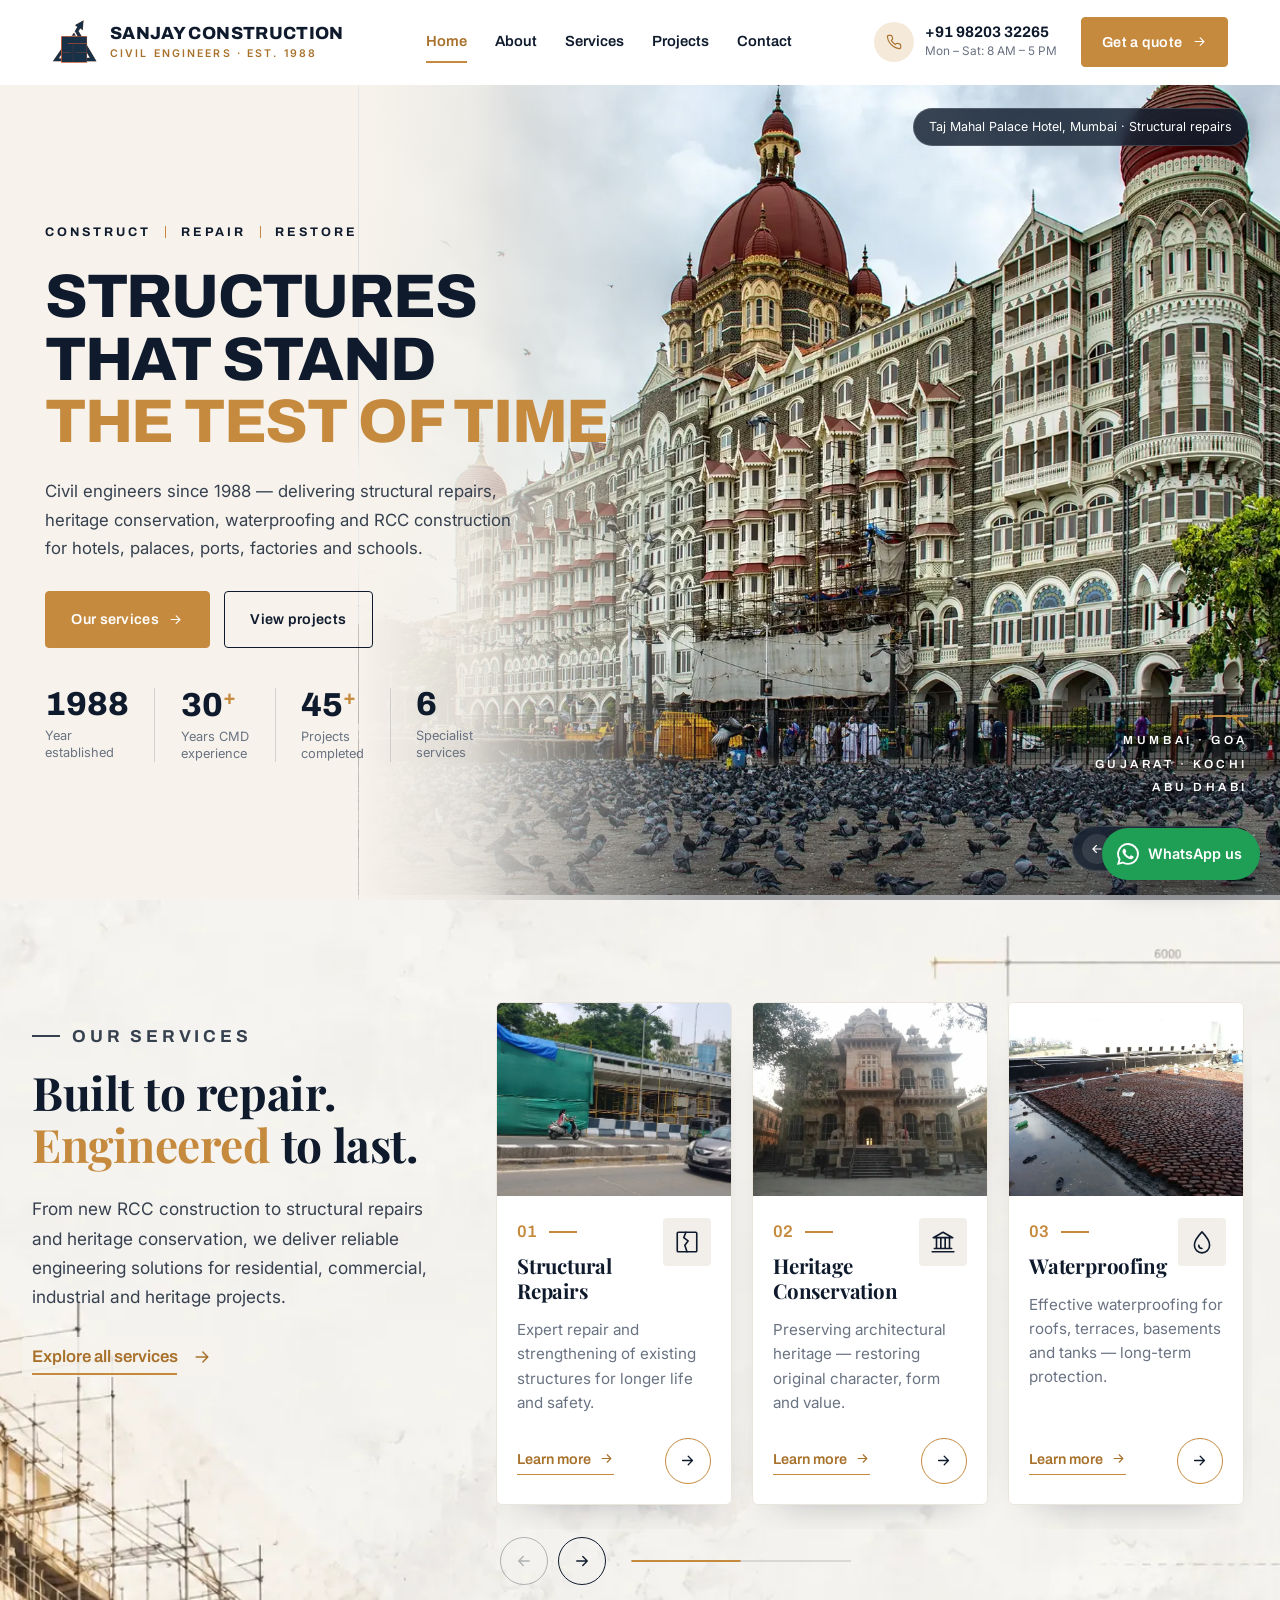
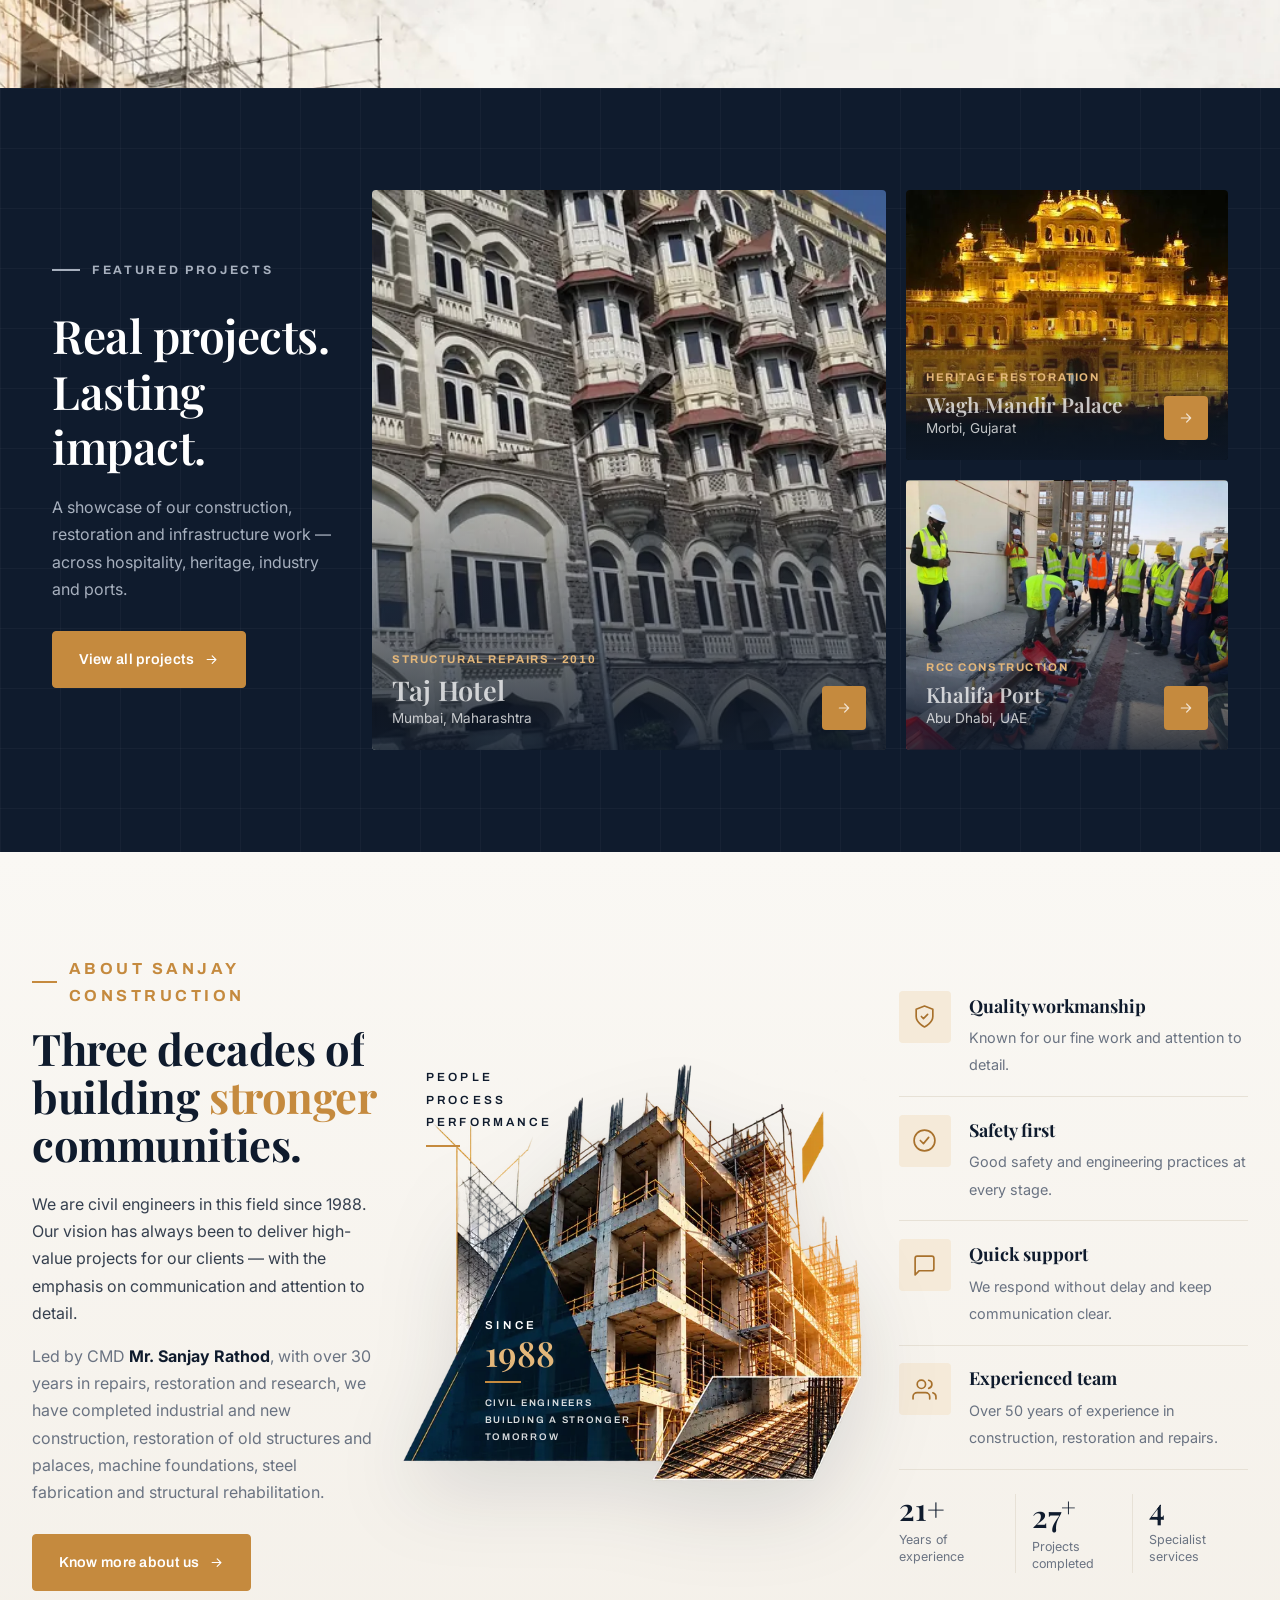
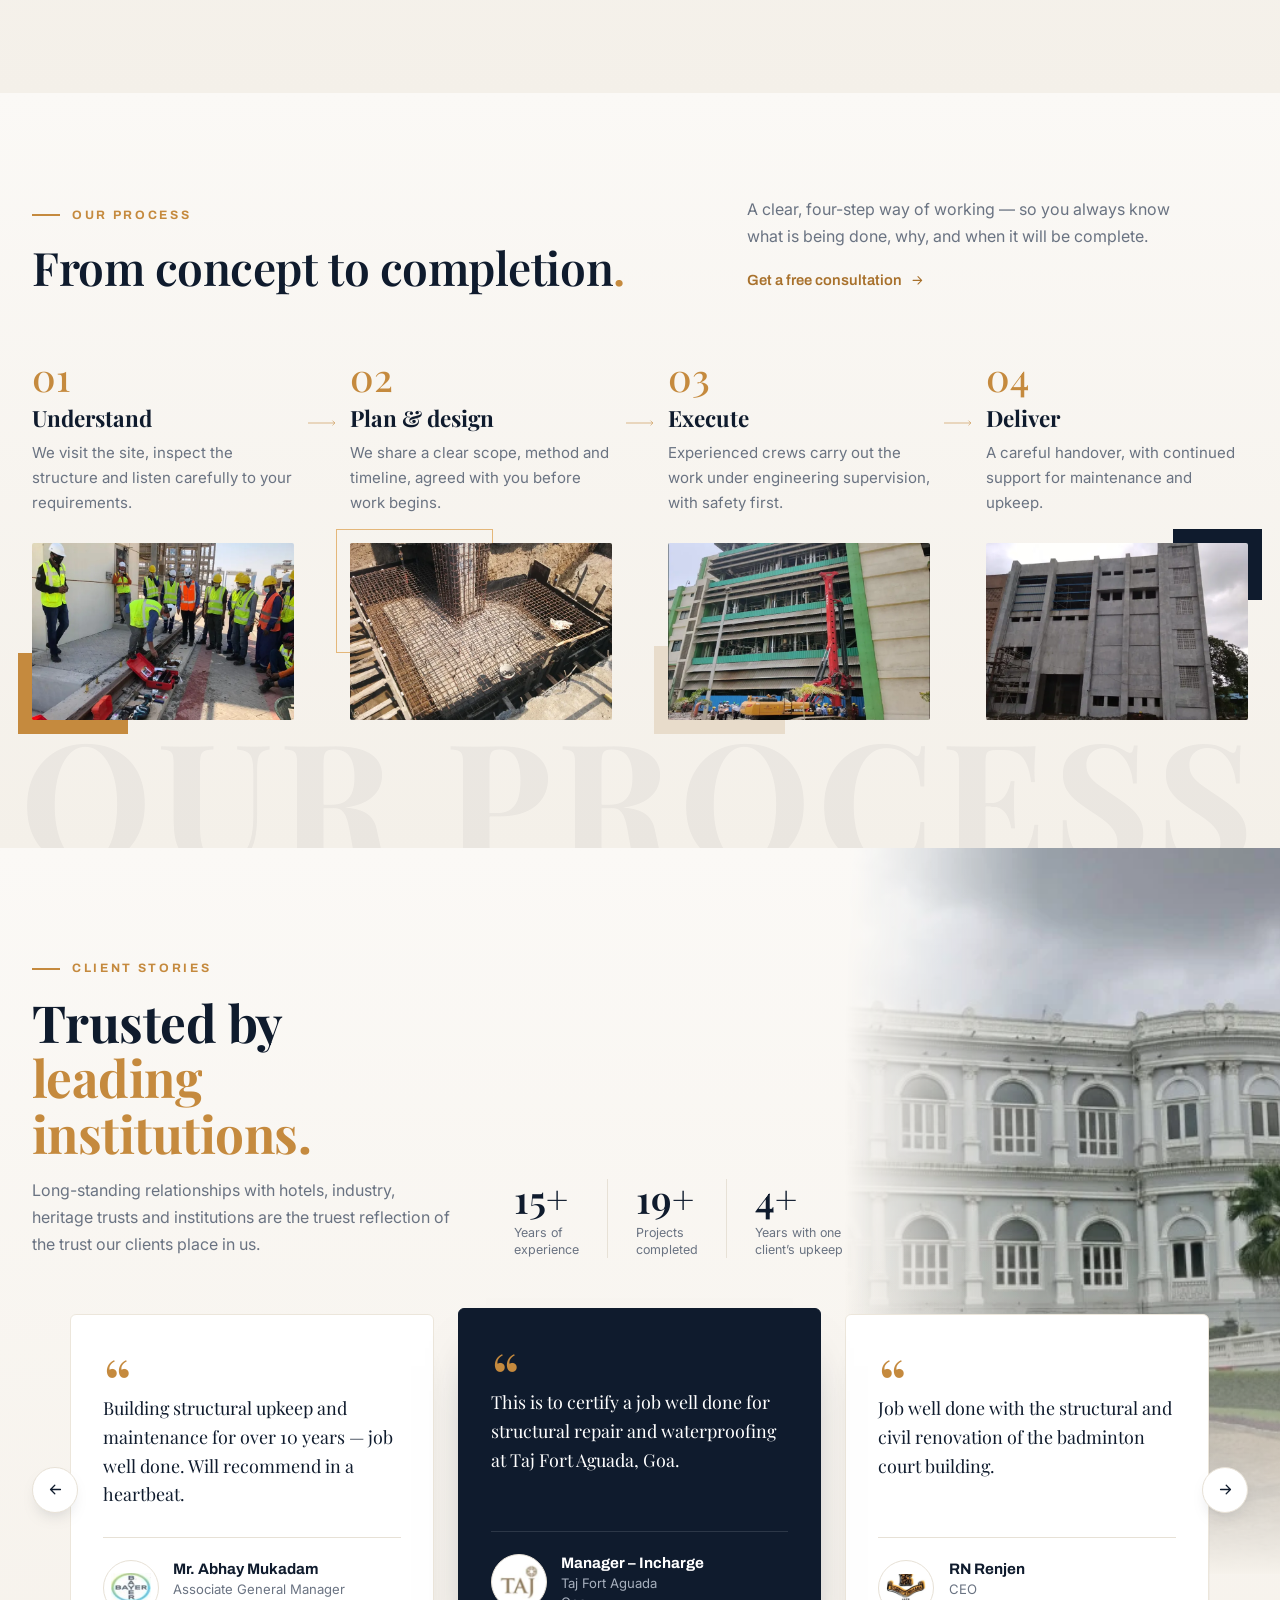
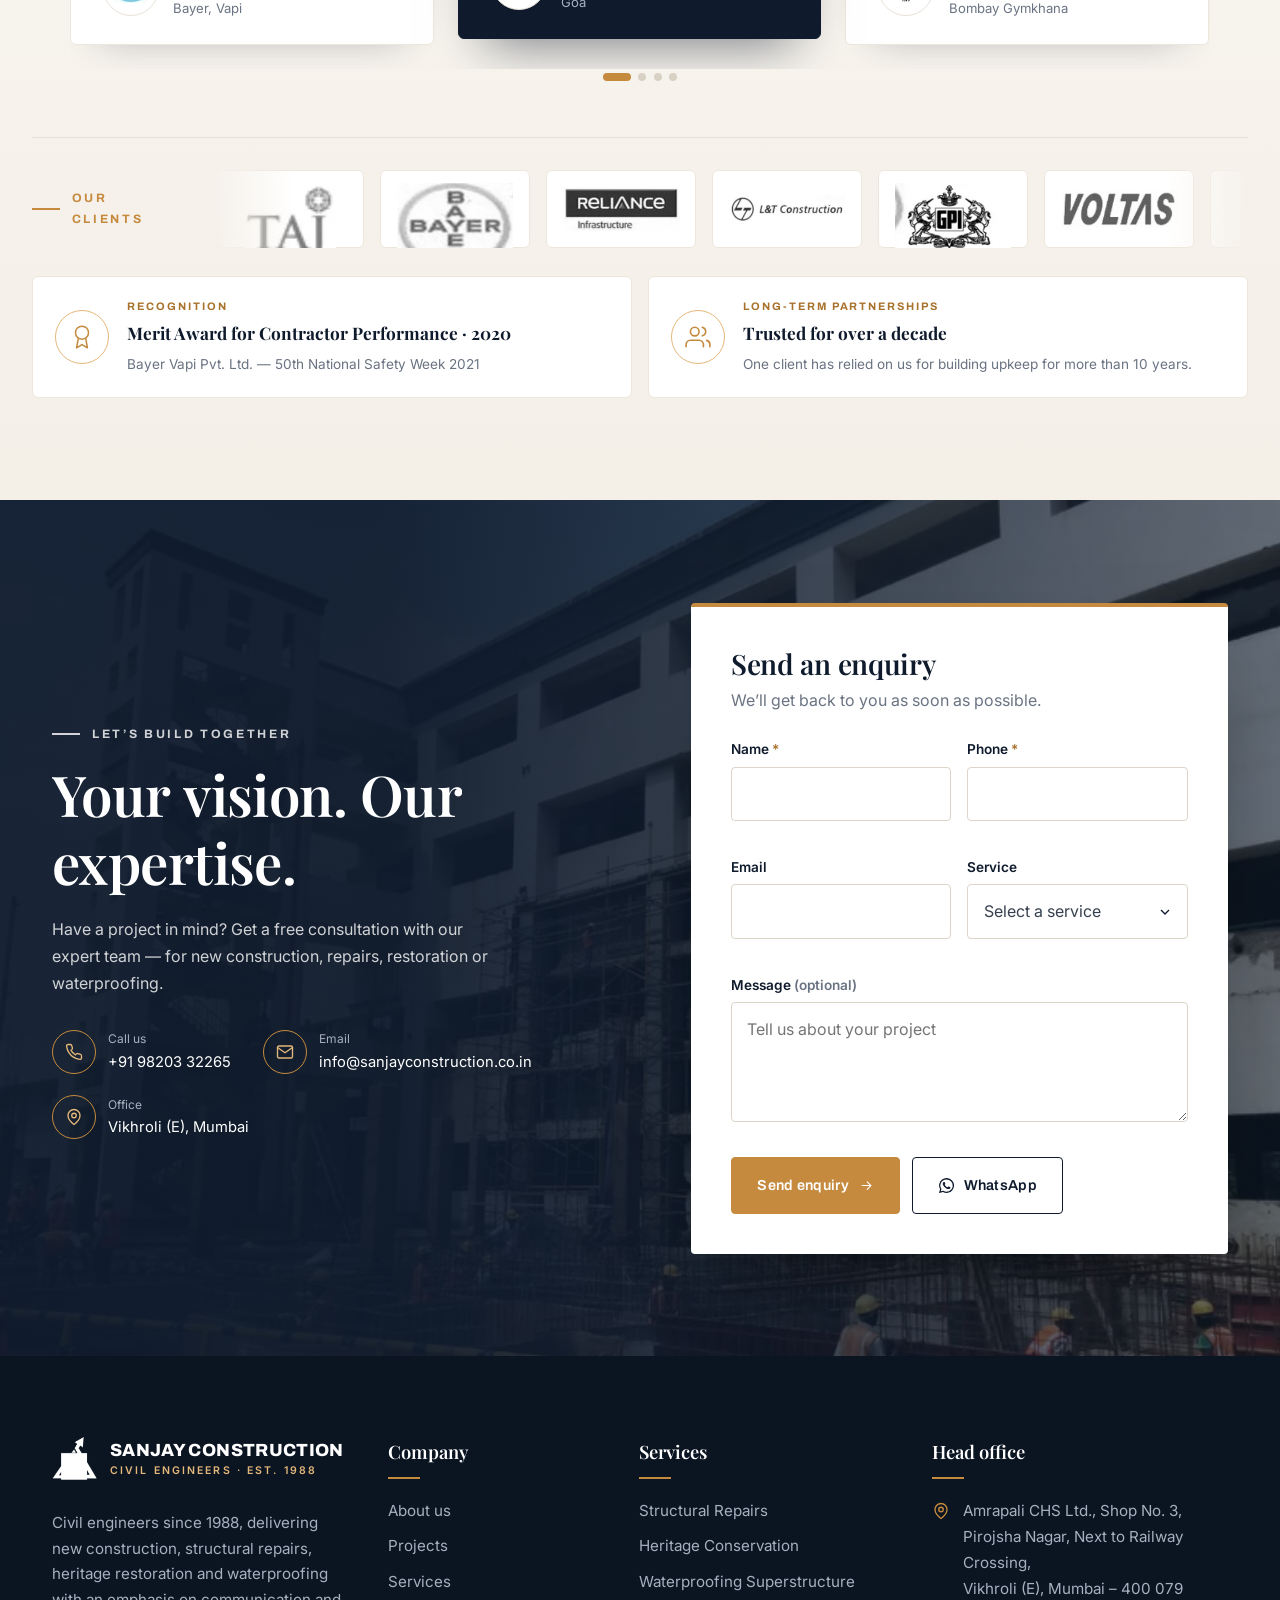
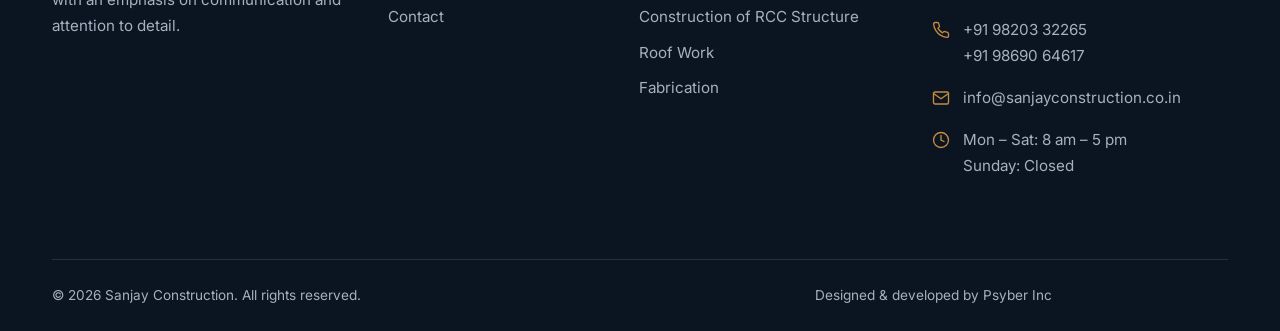
<file: index.html>
<!doctype html>
<html lang="en-IN" class="no-js">
<head>
  <meta charset="utf-8">
  <meta name="viewport" content="width=device-width, initial-scale=1">
  <title>Sanjay Construction | Civil Engineers & Building Contractors in Mumbai since 1988</title>
  <meta name="description" content="Sanjay Construction — civil engineers since 1988. Structural repairs, heritage conservation, waterproofing, RCC construction, roof work and fabrication across Mumbai, India and the UAE.">
  <link rel="canonical" href="https://sanjayconstruction.co.in/">
  <meta name="theme-color" content="#0d1726">
  <meta property="og:type" content="website">
  <meta property="og:site_name" content="Sanjay Construction">
  <meta property="og:title" content="Sanjay Construction | Civil Engineers & Building Contractors in Mumbai since 1988">
  <meta property="og:description" content="Sanjay Construction — civil engineers since 1988. Structural repairs, heritage conservation, waterproofing, RCC construction, roof work and fabrication across Mumbai, India and the UAE.">
  <meta property="og:image" content="https://sanjayconstruction.co.in/assets/img/projects/taj-mumbai.webp">
  <meta property="og:url" content="https://sanjayconstruction.co.in/">
  <link rel="icon" type="image/png" href="assets/img/logo-mark.png">
  <link rel="preconnect" href="https://fonts.googleapis.com">
  <link rel="preconnect" href="https://fonts.gstatic.com" crossorigin>
  <link rel="stylesheet" href="https://fonts.googleapis.com/css2?family=Archivo:wght@500;600;700;800&family=Playfair+Display:wght@500;600;700&family=Inter:wght@400;500;600&display=swap">
  <script>if (!window.matchMedia("(prefers-reduced-motion: reduce)").matches) document.documentElement.classList.add("motion");</script>
  <link rel="stylesheet" href="assets/css/style.css?v=37">
  <link rel="preload" as="image" href="assets/img/projects/taj-mumbai.webp" imagesrcset="assets/img/projects/taj-mumbai-sm.webp 800w, assets/img/projects/taj-mumbai.webp 1600w" imagesizes="100vw">
  <script type="application/ld+json">
  {
    "@context": "https://schema.org",
    "@type": "GeneralContractor",
    "name": "Sanjay Construction",
    "url": "https://sanjayconstruction.co.in/",
    "logo": "https://sanjayconstruction.co.in/assets/img/logo-mark.png",
    "image": "https://sanjayconstruction.co.in/assets/img/projects/taj-mumbai.webp",
    "description": "Civil engineers since 1988 — structural repairs, heritage conservation, waterproofing, RCC construction, roof work and fabrication.",
    "foundingDate": "1988",
    "founder": { "@type": "Person", "name": "Sanjay Rathod", "jobTitle": "CMD" },
    "telephone": ["+91-9820332265", "+91-9869064617"],
    "email": "info@sanjayconstruction.co.in",
    "address": {
      "@type": "PostalAddress",
      "streetAddress": "Shop No. 3, Amrapali CHS Ltd., Pirojsha Nagar, Next to Railway Crossing, Vikhroli (E)",
      "addressLocality": "Mumbai",
      "postalCode": "400079",
      "addressRegion": "Maharashtra",
      "addressCountry": "IN"
    },
    "openingHoursSpecification": [{
      "@type": "OpeningHoursSpecification",
      "dayOfWeek": ["Monday", "Tuesday", "Wednesday", "Thursday", "Friday", "Saturday"],
      "opens": "08:00", "closes": "17:00"
    }]
  }
  </script>
</head>
<body>
<a class="skip-link" href="#main">Skip to content</a>
<svg width="0" height="0" style="position:absolute" aria-hidden="true">
  <defs>
    <symbol id="i-arrow" viewBox="0 0 24 24" fill="none" stroke="currentColor" stroke-width="1.8" stroke-linecap="round" stroke-linejoin="round"><path d="M5 12h14M13 6l6 6-6 6"/></symbol>
    <symbol id="i-left" viewBox="0 0 24 24" fill="none" stroke="currentColor" stroke-width="1.8" stroke-linecap="round" stroke-linejoin="round"><path d="M19 12H5M11 18l-6-6 6-6"/></symbol>
    <symbol id="i-close" viewBox="0 0 24 24" fill="none" stroke="currentColor" stroke-width="1.8" stroke-linecap="round"><path d="M6 6l12 12M18 6L6 18"/></symbol>
    <symbol id="i-phone" viewBox="0 0 24 24" fill="none" stroke="currentColor" stroke-width="1.8" stroke-linecap="round" stroke-linejoin="round"><path d="M22 16.9v3a2 2 0 0 1-2.2 2 19.8 19.8 0 0 1-8.6-3.1 19.5 19.5 0 0 1-6-6A19.8 19.8 0 0 1 2.1 4.2 2 2 0 0 1 4.1 2h3a2 2 0 0 1 2 1.7c.1.9.4 1.8.7 2.7a2 2 0 0 1-.5 2.1L8 9.8a16 16 0 0 0 6 6l1.3-1.3a2 2 0 0 1 2.1-.4c.9.3 1.8.6 2.7.7a2 2 0 0 1 1.7 2z"/></symbol>
    <symbol id="i-mail" viewBox="0 0 24 24" fill="none" stroke="currentColor" stroke-width="1.8" stroke-linecap="round" stroke-linejoin="round"><rect x="2" y="4" width="20" height="16" rx="2"/><path d="M22 6l-10 7L2 6"/></symbol>
    <symbol id="i-pin" viewBox="0 0 24 24" fill="none" stroke="currentColor" stroke-width="1.8" stroke-linecap="round" stroke-linejoin="round"><path d="M20 10c0 6-8 12-8 12s-8-6-8-12a8 8 0 0 1 16 0z"/><circle cx="12" cy="10" r="3"/></symbol>
    <symbol id="i-clock" viewBox="0 0 24 24" fill="none" stroke="currentColor" stroke-width="1.8" stroke-linecap="round"><circle cx="12" cy="12" r="10"/><path d="M12 6v6l4 2"/></symbol>
    <symbol id="i-award" viewBox="0 0 24 24" fill="none" stroke="currentColor" stroke-width="1.4" stroke-linecap="round" stroke-linejoin="round"><circle cx="12" cy="8" r="6"/><path d="M15.5 13.5 17 22l-5-3-5 3 1.5-8.5"/></symbol>
    <symbol id="i-whatsapp" viewBox="0 0 24 24" fill="currentColor"><path d="M17.5 14.4c-.3-.1-1.8-.9-2-1-.3-.1-.5-.1-.7.1-.2.3-.8 1-.9 1.2-.2.2-.3.2-.6.1-.3-.1-1.3-.5-2.4-1.5-.9-.8-1.5-1.8-1.7-2.1-.2-.3 0-.5.1-.6l.4-.5c.2-.2.2-.3.3-.5.1-.2.1-.4 0-.5l-.9-2.2c-.2-.6-.5-.5-.7-.5h-.6c-.2 0-.5.1-.8.4-.3.3-1 1-1 2.5s1.1 2.9 1.2 3.1c.1.2 2.1 3.2 5.1 4.5.7.3 1.3.5 1.7.6.7.2 1.4.2 1.9.1.6-.1 1.8-.7 2-1.4.2-.7.2-1.3.2-1.4-.1-.1-.3-.2-.6-.3zM12 21.8a9.9 9.9 0 0 1-5-1.4l-.4-.2-3.7 1 1-3.6-.2-.4A9.8 9.8 0 0 1 12 2.2a9.8 9.8 0 0 1 9.8 9.8c0 5.4-4.4 9.8-9.8 9.8zm8.4-18.2A11.8 11.8 0 0 0 1.7 17.7L0 24l6.4-1.7a11.8 11.8 0 0 0 5.6 1.4h.1A11.8 11.8 0 0 0 20.4 3.6z"/></symbol>
    <symbol id="i-building" viewBox="0 0 24 24" fill="none" stroke="currentColor" stroke-linecap="round" stroke-linejoin="round"><path d="M3 21h18M5 21V7l7-4 7 4v14M9 9h1M14 9h1M9 13h1M14 13h1M10 21v-4h4v4"/></symbol>
    <symbol id="i-column" viewBox="0 0 24 24" fill="none" stroke="currentColor" stroke-linecap="round" stroke-linejoin="round"><path d="M2 21h20M4 18h16M12 3 3 8h18zM6 8v10M10 8v10M14 8v10M18 8v10"/></symbol>
    <symbol id="i-foundation" viewBox="0 0 24 24" fill="none" stroke="currentColor" stroke-linecap="round" stroke-linejoin="round"><path d="M2 20h20M4 20v-5h16v5M7 15V9h10v6M10 9V4h4v5"/></symbol>
    <symbol id="i-beam" viewBox="0 0 24 24" fill="none" stroke="currentColor" stroke-linecap="round" stroke-linejoin="round"><path d="M3 5h18M3 19h18M12 5v14M3 5v2M21 5v2M3 19v-2M21 19v-2"/></symbol>
    <symbol id="i-shield" viewBox="0 0 24 24" fill="none" stroke="currentColor" stroke-linecap="round" stroke-linejoin="round"><path d="M12 22s8-4 8-10V5l-8-3-8 3v7c0 6 8 10 8 10z"/><path d="m9 12 2 2 4-4"/></symbol>
    <symbol id="i-layers" viewBox="0 0 24 24" fill="none" stroke="currentColor" stroke-linecap="round" stroke-linejoin="round"><path d="m12 2 10 5-10 5L2 7z"/><path d="m2 17 10 5 10-5M2 12l10 5 10-5"/></symbol>
    <symbol id="i-crack" viewBox="0 0 24 24" fill="none" stroke="currentColor" stroke-linecap="round" stroke-linejoin="round"><rect x="3" y="3" width="18" height="18" rx="1"/><path d="m11 3-2 5 4 3-3 4 2 6"/></symbol>
    <symbol id="i-users" viewBox="0 0 24 24" fill="none" stroke="currentColor" stroke-linecap="round" stroke-linejoin="round"><path d="M17 21v-2a4 4 0 0 0-4-4H5a4 4 0 0 0-4 4v2"/><circle cx="9" cy="7" r="4"/><path d="M23 21v-2a4 4 0 0 0-3-3.9M16 3.1a4 4 0 0 1 0 7.8"/></symbol>
    <symbol id="i-chat" viewBox="0 0 24 24" fill="none" stroke="currentColor" stroke-linecap="round" stroke-linejoin="round"><path d="M21 15a2 2 0 0 1-2 2H7l-4 4V5a2 2 0 0 1 2-2h14a2 2 0 0 1 2 2z"/></symbol>
    <symbol id="i-expand" viewBox="0 0 24 24" fill="none" stroke="currentColor" stroke-width="2" stroke-linecap="round" stroke-linejoin="round"><path d="M15 3h6v6M9 21H3v-6M21 3l-7 7M3 21l7-7"/></symbol>
    <symbol id="i-drop" viewBox="0 0 24 24" fill="none" stroke="currentColor" stroke-linecap="round" stroke-linejoin="round"><path d="M12 2.7s7 7.3 7 12.3a7 7 0 0 1-14 0c0-5 7-12.3 7-12.3z"/><path d="M9 15a3 3 0 0 0 3 3"/></symbol>
    <symbol id="i-roof" viewBox="0 0 24 24" fill="none" stroke="currentColor" stroke-linecap="round" stroke-linejoin="round"><path d="M2 12 12 4l10 8M5 10v10h14V10M10 20v-5h4v5"/></symbol>
    <symbol id="i-ruler" viewBox="0 0 24 24" fill="none" stroke="currentColor" stroke-linecap="round" stroke-linejoin="round"><path d="M3 17 17 3l4 4L7 21z"/><path d="m7 13 2 2M10 10l2 2M13 7l2 2"/></symbol>
    <symbol id="i-crane" viewBox="0 0 24 24" fill="none" stroke="currentColor" stroke-linecap="round" stroke-linejoin="round"><path d="M6 21V4h2v17M4 21h8M8 5h13l-4 4H8M18 9v4M16 13h4v3h-4z"/></symbol>
    <symbol id="i-key" viewBox="0 0 24 24" fill="none" stroke="currentColor" stroke-linecap="round" stroke-linejoin="round"><circle cx="8" cy="15" r="4"/><path d="m10.8 12.2 9.2-9.2M17 6l3 3M14 9l2 2"/></symbol>
    <symbol id="i-check" viewBox="0 0 24 24" fill="none" stroke="currentColor" stroke-linecap="round" stroke-linejoin="round"><circle cx="12" cy="12" r="10"/><path d="m8 12 3 3 5-6"/></symbol>
  </defs>
</svg>


<div class="progress" aria-hidden="true"></div>
<header class="site-header">
  <div class="container">
    <nav class="nav" aria-label="Primary">
      <a class="brand" href="index.html" aria-label="Sanjay Construction — home">
        <img src="assets/img/logo-mark.png" alt="" width="44" height="44">
        <span class="brand__text">
          <span class="brand__name">Sanjay Construction</span>
          <span class="brand__tag">Civil Engineers · Est. 1988</span>
        </span>
      </a>
      <div class="nav__links" id="primary-nav">
        <a class="nav__link" href="index.html" aria-current="page">Home</a>
        <a class="nav__link" href="about.html">About</a>
        <a class="nav__link" href="services.html">Services</a>
        <a class="nav__link" href="projects.html">Projects</a>
        <a class="nav__link" href="contact.html">Contact</a>
        <div class="nav__mobile-extra">
          <a href="tel:+919820332265">+91 98203 32265</a>
          <a href="mailto:info@sanjayconstruction.co.in">info@sanjayconstruction.co.in</a>
          <span>Vikhroli (E), Mumbai 400 079</span>
        </div>
      </div>
      <div class="nav__cta">
        <a class="nav__phone" href="tel:+919820332265"><span class="nav__phone-icon"><svg aria-hidden="true"><use href="#i-phone"/></svg></span><span><b>+91 98203 32265</b><small>Mon – Sat: 8 AM – 5 PM</small></span></a>
        <a class="btn btn--copper" href="contact.html">Get a quote <svg aria-hidden="true"><use href="#i-arrow"/></svg></a>
        <button class="nav__toggle" type="button" aria-controls="primary-nav" aria-expanded="false" aria-label="Open menu"><span></span><span></span><span></span></button>
      </div>
    </nav>
  </div>
</header>
<main id="main">

  <!-- ============ HERO ============ -->
  <section class="hero" aria-labelledby="hero-title" data-hero-slider>
    <div class="hero__slider" data-parallax="0.12">
      <div class="hero__slide is-active" data-caption="Taj Mahal Palace Hotel, Mumbai · Structural repairs" data-side="Mumbai · Goa<br>Gujarat · Kochi<br>Abu Dhabi">
        <img src="assets/img/projects/taj-mumbai.webp" srcset="assets/img/projects/taj-mumbai-sm.webp 800w, assets/img/projects/taj-mumbai.webp 1600w" sizes="(min-width: 900px) 64vw, 100vw" alt="The Taj Mahal Palace, Mumbai — structural repairs by Sanjay Construction" fetchpriority="high" width="1600" height="1190">
      </div>
      <div class="hero__slide hero__slide--full" data-no-text="true" data-caption="Raj Bhavan Bunker Inauguration with the President of India &amp; CMD Sanjay Rathod" data-side="">
        <img src="assets/img/hero-rajbhavan-dignitaries.webp" srcset="assets/img/hero-rajbhavan-dignitaries-sm.webp 700w, assets/img/hero-rajbhavan-dignitaries.webp 1024w" sizes="100vw" alt="Raj Bhavan Bunker Inauguration with the President of India, Governor, CM, and CMD Sanjay Rathod" loading="lazy" width="1024" height="397">
      </div>
      <div class="hero__slide hero__slide--hawamahal" data-theme="hawa-mockup" data-kicker="CIVIL ENGINEERS · EST. 1988" data-title-1="Preserving" data-title-2="heritage." data-title-3="Building<br>stronger tomorrow." data-lead="Delivering structural repairs, heritage conservation, waterproofing and RCC construction for buildings that last for generations." data-stat-exp-label="Years of<br>experience" data-caption="Hawa Mahal Palace, Paithan · Heritage Conservation" data-side="Paithan · Morbi<br>Surat · Mumbai<br>Silvassa">
        <img src="assets/img/projects/pf-hawa-mahal-hero.webp" srcset="assets/img/projects/pf-hawa-mahal-hero-sm.webp 800w, assets/img/projects/pf-hawa-mahal-hero.webp 1024w" sizes="100vw" alt="Hawa Mahal Palace, Paithan — heritage conservation by Sanjay Construction" loading="lazy" width="1024" height="576">
      </div>
      <div class="hero__slide hero__slide--falaknuma" data-theme="falaknuma" data-kicker="CIVIL ENGINEERS · EST. 1988" data-title-1="Restoring History." data-title-2="" data-title-3="Building for Generations." data-lead="Expertise in structural repairs, heritage conservation, waterproofing and RCC construction for iconic buildings and institutions." data-stat-exp-label="Years of<br>experience" data-caption="Taj Falaknuma Palace, Hyderabad · Retrofitting &amp; Waterproofing" data-side="Hyderabad · Mumbai<br>Goa · Andaman<br>Abu Dhabi">
        <img src="assets/img/projects/pf-taj-falaknuma-hero.webp" srcset="assets/img/projects/pf-taj-falaknuma-hero-sm.webp 800w, assets/img/projects/pf-taj-falaknuma-hero.webp 1024w" sizes="100vw" alt="Taj Falaknuma Palace, Hyderabad — retrofitting &amp; waterproofing by Sanjay Construction" loading="lazy" width="1024" height="409">
      </div>
    </div>
    <p class="hero__caption" data-hero-caption>Taj Mahal Palace Hotel, Mumbai · Structural repairs</p>
    <div class="hero__nav" aria-label="Hero slider controls">
      <button class="hero__nav-btn hero__nav-btn--prev" type="button" data-hero-prev aria-label="Previous image"><svg aria-hidden="true" viewBox="0 0 24 24" fill="none" stroke="currentColor" stroke-width="2" stroke-linecap="round" stroke-linejoin="round"><path d="M19 12H5M11 18l-6-6 6-6"/></svg></button>
      <div class="hero__dots" data-hero-dots></div>
      <button class="hero__nav-btn hero__nav-btn--next" type="button" data-hero-next aria-label="Next image"><svg aria-hidden="true" viewBox="0 0 24 24" fill="none" stroke="currentColor" stroke-width="2" stroke-linecap="round" stroke-linejoin="round"><path d="M5 12h14M13 6l6 6-6 6"/></svg></button>
    </div>
    <div class="container hero__inner">
      <div class="hero__content">
        <p class="hero__kicker">Construct <i></i> Repair <i></i> Restore</p>
        <h1 class="hero__title" id="hero-title">
          <span class="line"><span>Structures</span></span>
          <span class="line"><span>that stand</span></span>
          <span class="line gold"><span>the test of time</span></span>
        </h1>
        <p class="hero__lead">Civil engineers since 1988 — delivering structural repairs, heritage conservation, waterproofing and RCC construction for hotels, palaces, ports, factories and schools.</p>
        <div class="hero__actions">
          <a class="btn btn--gold" href="#services">Our services <svg aria-hidden="true"><use href="#i-arrow"/></svg></a>
          <a class="btn btn--outline" href="projects.html">View projects</a>
        </div>
        <div class="hero__stats">
          <div class="hero__stat hero__stat--est"><b data-count="1988" data-from="1950">1988</b><span>Year<br>established</span></div>
          <div class="hero__stat hero__stat--exp"><b><span data-count="30">30</span><sup>+</sup></b><span class="hero__stat-label">Years CMD<br>experience</span></div>
          <div class="hero__stat hero__stat--proj"><b><span data-count="45">45</span><sup>+</sup></b><span>Projects<br>completed</span></div>
          <div class="hero__stat hero__stat--svc"><b data-count="6">6</b><span>Specialist<br>services</span></div>
        </div>
      </div>
    </div>
    <p class="hero__side" data-hero-side>Mumbai · Goa<br>Gujarat · Kochi<br>Abu Dhabi</p>
  </section>

  <!-- ============ SERVICES ============ -->
  <section class="section services-bg" id="services" aria-labelledby="services-title">
    <div class="container container--wide svc-wrap">
      <div class="svc-intro reveal">
        <p class="label">Our services</p>
        <h2 id="services-title">Built to repair. <span class="gold">Engineered</span> to last.</h2>
        <p>From new RCC construction to structural repairs and heritage conservation, we deliver reliable engineering solutions for residential, commercial, industrial and heritage projects.</p>
        <a class="svc-intro__link" href="services.html">Explore all services <svg aria-hidden="true"><use href="#i-arrow"/></svg></a>
      </div>
      <div class="carousel reveal reveal--right" data-carousel>
        <div class="carousel__track" tabindex="0" aria-label="Services — scroll for more">
          <a class="scard" href="services.html#structural-repairs">
            <span class="scard__img"><img src="assets/img/projects/sardar-patel-bridge-sm.webp" alt="Structural repairs at Sardar Patel Bridge, Surat" loading="lazy" draggable="false"></span>
            <div class="scard__body">
              <div class="scard__head"><div><span class="scard__num">01</span><h3>Structural Repairs</h3></div><span class="scard__icon"><svg aria-hidden="true"><use href="#i-crack"/></svg></span></div>
              <span class="scard__text">Expert repair and strengthening of existing structures for longer life and safety.</span>
              <span class="scard__foot"><span class="scard__more">Learn more <svg aria-hidden="true"><use href="#i-arrow"/></svg></span><span class="scard__go"><svg aria-hidden="true"><use href="#i-arrow"/></svg></span></span>
            </div>
          </a>
          <a class="scard" href="services.html#heritage-conservation">
            <span class="scard__img"><img src="assets/img/projects/mani-mandir-sm.webp" alt="Wagh Mandir Palace, Morbi" loading="lazy" draggable="false"></span>
            <div class="scard__body">
              <div class="scard__head"><div><span class="scard__num">02</span><h3>Heritage Conservation</h3></div><span class="scard__icon"><svg aria-hidden="true"><use href="#i-column"/></svg></span></div>
              <span class="scard__text">Preserving architectural heritage — restoring original character, form and value.</span>
              <span class="scard__foot"><span class="scard__more">Learn more <svg aria-hidden="true"><use href="#i-arrow"/></svg></span><span class="scard__go"><svg aria-hidden="true"><use href="#i-arrow"/></svg></span></span>
            </div>
          </a>
          <a class="scard" href="services.html#waterproofing">
            <span class="scard__img"><img src="assets/img/projects/icici-sm.webp" alt="Terrace waterproofing work" loading="lazy" draggable="false"></span>
            <div class="scard__body">
              <div class="scard__head"><div><span class="scard__num">03</span><h3>Waterproofing</h3></div><span class="scard__icon"><svg aria-hidden="true"><use href="#i-drop"/></svg></span></div>
              <span class="scard__text">Effective waterproofing for roofs, terraces, basements and tanks — long-term protection.</span>
              <span class="scard__foot"><span class="scard__more">Learn more <svg aria-hidden="true"><use href="#i-arrow"/></svg></span><span class="scard__go"><svg aria-hidden="true"><use href="#i-arrow"/></svg></span></span>
            </div>
          </a>
          <a class="scard" href="services.html#rcc-construction">
            <span class="scard__img"><img src="assets/img/projects/rcc-frame-sm.webp" alt="RCC framed building under construction" loading="lazy" draggable="false"></span>
            <div class="scard__body">
              <div class="scard__head"><div><span class="scard__num">04</span><h3>RCC Construction</h3></div><span class="scard__icon"><svg aria-hidden="true"><use href="#i-building"/></svg></span></div>
              <span class="scard__text">Strong and durable RCC structures for residential, commercial and industrial buildings.</span>
              <span class="scard__foot"><span class="scard__more">Learn more <svg aria-hidden="true"><use href="#i-arrow"/></svg></span><span class="scard__go"><svg aria-hidden="true"><use href="#i-arrow"/></svg></span></span>
            </div>
          </a>
          <a class="scard" href="services.html#roof-work">
            <span class="scard__img"><img src="assets/img/projects/vijay-steel-sm.webp" alt="Steel roof structure under construction" loading="lazy" draggable="false"></span>
            <div class="scard__body">
              <div class="scard__head"><div><span class="scard__num">05</span><h3>Roof Work</h3></div><span class="scard__icon"><svg aria-hidden="true"><use href="#i-roof"/></svg></span></div>
              <span class="scard__text">Roofing installation and repair, including insulation, sheet metal and vapour barriers.</span>
              <span class="scard__foot"><span class="scard__more">Learn more <svg aria-hidden="true"><use href="#i-arrow"/></svg></span><span class="scard__go"><svg aria-hidden="true"><use href="#i-arrow"/></svg></span></span>
            </div>
          </a>
          <a class="scard" href="services.html#fabrication">
            <span class="scard__img"><img src="assets/img/projects/bmct-port-sm.webp" alt="Structural steel frames erected on site" loading="lazy" draggable="false"></span>
            <div class="scard__body">
              <div class="scard__head"><div><span class="scard__num">06</span><h3>Fabrication Works</h3></div><span class="scard__icon"><svg aria-hidden="true"><use href="#i-beam"/></svg></span></div>
              <span class="scard__text">Structural steel fabrication and erection, with prototypes for approval before work begins.</span>
              <span class="scard__foot"><span class="scard__more">Learn more <svg aria-hidden="true"><use href="#i-arrow"/></svg></span><span class="scard__go"><svg aria-hidden="true"><use href="#i-arrow"/></svg></span></span>
            </div>
          </a>
        </div>
        <div class="carousel__nav">
          <button class="carousel__btn" type="button" data-prev aria-label="Previous services"><svg aria-hidden="true"><use href="#i-left"/></svg></button>
          <button class="carousel__btn" type="button" data-next aria-label="Next services"><svg aria-hidden="true"><use href="#i-arrow"/></svg></button>
          <span class="carousel__bar" aria-hidden="true"><i></i></span>
        </div>
      </div>
    </div>
  </section>

  <!-- ============ FEATURED PROJECTS ============ -->
  <section class="section featured" aria-labelledby="featured-title">
    <div class="container">
      <div class="featured__grid">
        <div class="featured__intro reveal reveal--left">
          <p class="label">Featured projects</p>
          <h2 id="featured-title">Real projects. Lasting impact.</h2>
          <p>A showcase of our construction, restoration and infrastructure work — across hospitality, heritage, industry and ports.</p>
          <a class="btn btn--gold" href="projects.html">View all projects <svg aria-hidden="true"><use href="#i-arrow"/></svg></a>
        </div>
        <a class="ftile featured__main wipe" href="projects.html#structural">
          <img src="assets/img/projects/taj-facade.webp" srcset="assets/img/projects/taj-facade-sm.webp 800w, assets/img/projects/taj-facade.webp 1800w" sizes="(min-width: 1000px) 45vw, 100vw" alt="Façade of the Taj Hotel, Mumbai" loading="lazy">
          <span class="ftile__label"><span><small>Structural repairs · 2010</small><b>Taj Hotel</b><span>Mumbai, Maharashtra</span></span><span class="ftile__go"><svg aria-hidden="true"><use href="#i-arrow"/></svg></span></span>
        </a>
        <a class="ftile wipe" style="--d:.15s" href="projects.html#heritage">
          <img src="assets/img/projects/mani-mandir-night-sm.webp" alt="Wagh Mandir Palace, Morbi, illuminated at night" loading="lazy">
          <span class="ftile__label"><span><small>Heritage restoration</small><b>Wagh Mandir Palace</b><span>Morbi, Gujarat</span></span><span class="ftile__go"><svg aria-hidden="true"><use href="#i-arrow"/></svg></span></span>
        </a>
        <a class="ftile wipe" style="--d:.3s" href="projects.html#rcc">
          <img src="assets/img/projects/khalifa-port-sm.webp" alt="Site team at Khalifa Port, Abu Dhabi" loading="lazy">
          <span class="ftile__label"><span><small>RCC construction</small><b>Khalifa Port</b><span>Abu Dhabi, UAE</span></span><span class="ftile__go"><svg aria-hidden="true"><use href="#i-arrow"/></svg></span></span>
        </a>
      </div>
    </div>
  </section>

  <!-- ============ ABOUT ============ -->
  <section class="section about-x" aria-labelledby="about-title">
    <div class="container container--wide about-x__grid">
      <div class="about-x__text reveal reveal--left">
        <p class="label">About Sanjay Construction</p>
        <h2 id="about-title">Three decades of building <span class="gold">stronger</span> communities.</h2>
        <p>We are civil engineers in this field since 1988. Our vision has always been to deliver high-value projects for our clients — with the emphasis on communication and attention to detail.</p>
        <p class="muted">Led by CMD <b>Mr. Sanjay Rathod</b>, with over 30 years in repairs, restoration and research, we have completed industrial and new construction, restoration of old structures and palaces, machine foundations, steel fabrication and structural rehabilitation.</p>
        <a class="btn btn--gold" href="about.html">Know more about us <svg aria-hidden="true"><use href="#i-arrow"/></svg></a>
      </div>

      <div class="about-x__visual reveal reveal--zoom">
        <img src="assets/img/about-collage.webp" srcset="assets/img/about-collage-sm.webp 700w, assets/img/about-collage.webp 1100w" sizes="(min-width: 1200px) 38vw, (min-width: 900px) 50vw, 100vw" alt="RCC building under construction with scaffolding and reinforcement work" loading="lazy" width="1100" height="974">
        <p class="about-x__tag">People<br>Process<br>Performance</p>
        <div class="about-x__since">
          <small>Since</small>
          <b>1988</b>
          <span>Civil engineers<br>building a stronger<br>tomorrow</span>
        </div>
      </div>

      <div class="about-x__side reveal reveal--right">
        <ul class="about-x__feats">
          <li><span class="about-x__icon"><svg aria-hidden="true"><use href="#i-shield"/></svg></span><div><b>Quality workmanship</b><span>Known for our fine work and attention to detail.</span></div></li>
          <li><span class="about-x__icon"><svg aria-hidden="true"><use href="#i-check"/></svg></span><div><b>Safety first</b><span>Good safety and engineering practices at every stage.</span></div></li>
          <li><span class="about-x__icon"><svg aria-hidden="true"><use href="#i-chat"/></svg></span><div><b>Quick support</b><span>We respond without delay and keep communication clear.</span></div></li>
          <li><span class="about-x__icon"><svg aria-hidden="true"><use href="#i-users"/></svg></span><div><b>Experienced team</b><span>Over 50 years of experience in construction, restoration and repairs.</span></div></li>
        </ul>
        <div class="about-x__stats">
          <div><b><span data-count="35">35</span>+</b><span>Years of<br>experience</span></div>
          <div><b><span data-count="45">45</span><sup>+</sup></b><span>Projects<br>completed</span></div>
          <div><b data-count="6">6</b><span>Specialist<br>services</span></div>
        </div>
      </div>
    </div>
  </section>

  <!-- ============ PROCESS ============ -->
  <section class="section process-x" aria-labelledby="process-title">
    <div class="container container--wide">
      <div class="process-x__head">
        <div class="reveal">
          <p class="label">Our process</p>
          <h2 id="process-title">From concept to completion<span class="gold">.</span></h2>
        </div>
        <div class="process-x__intro reveal">
          <p>A clear, four-step way of working — so you always know what is being done, why, and when it will be complete.</p>
          <a class="link" href="#enquiry">Get a free consultation <svg aria-hidden="true"><use href="#i-arrow"/></svg></a>
        </div>
      </div>

      <ol class="steps-x" data-stagger>
        <li class="step-x step-x--a reveal">
          <span class="step-x__no">01</span>
          <h3>Understand</h3>
          <p>We visit the site, inspect the structure and listen carefully to your requirements.</p>
          <figure class="step-x__img"><img src="assets/img/projects/khalifa-port-sm.webp" alt="Engineering team inspecting the site at Khalifa Port" loading="lazy" width="800" height="674"></figure>
          <svg class="step-x__arrow" aria-hidden="true" viewBox="0 0 60 12"><path d="M0 6h56M51 1l5 5-5 5" fill="none" stroke="currentColor" stroke-width="1.2"/></svg>
        </li>
        <li class="step-x step-x--b reveal">
          <span class="step-x__no">02</span>
          <h3>Plan &amp; design</h3>
          <p>We share a clear scope, method and timeline, agreed with you before work begins.</p>
          <figure class="step-x__img"><img src="assets/img/projects/rcc-reinforcement-sm.webp" alt="Reinforcement detailing for an RCC footing" loading="lazy" width="800" height="600"></figure>
          <svg class="step-x__arrow" aria-hidden="true" viewBox="0 0 60 12"><path d="M0 6h56M51 1l5 5-5 5" fill="none" stroke="currentColor" stroke-width="1.2"/></svg>
        </li>
        <li class="step-x step-x--c reveal">
          <span class="step-x__no">03</span>
          <h3>Execute</h3>
          <p>Experienced crews carry out the work under engineering supervision, with safety first.</p>
          <figure class="step-x__img"><img src="assets/img/projects/bayer-piling-sm.webp" alt="Piling work in progress at Bayer, Vapi" loading="lazy" width="800" height="728"></figure>
          <svg class="step-x__arrow" aria-hidden="true" viewBox="0 0 60 12"><path d="M0 6h56M51 1l5 5-5 5" fill="none" stroke="currentColor" stroke-width="1.2"/></svg>
        </li>
        <li class="step-x step-x--d reveal">
          <span class="step-x__no">04</span>
          <h3>Deliver</h3>
          <p>A careful handover, with continued support for maintenance and upkeep.</p>
          <figure class="step-x__img"><img src="assets/img/projects/igpl-sm.webp" alt="Completed building at IGPL, Taloja" loading="lazy" width="800" height="600"></figure>
        </li>
      </ol>
    </div>
    <p class="process-x__mark" aria-hidden="true">Our Process</p>
  </section>


  <!-- ============ CLIENT STORIES ============ -->
  <section class="section trust-x" aria-labelledby="trust-title">
    <div class="trust-x__photo" aria-hidden="true"><img src="assets/img/projects/pf-taj-falaknuma.webp" alt="" loading="lazy"></div>
    <div class="container container--wide">
      <div class="trust-x__head">
        <div class="trust-x__intro reveal">
          <p class="label">Client stories</p>
          <h2 id="trust-title">Trusted by <span class="gold">leading institutions.</span></h2>
          <p>Long-standing relationships with hotels, industry, heritage trusts and institutions are the truest reflection of the trust our clients place in us.</p>
        </div>
        <ul class="trust-x__stats reveal">
          <li><b><span data-count="35">35</span>+</b><span>Years of<br>experience</span></li>
          <li><b><span data-count="45">45</span>+</b><span>Projects<br>completed</span></li>
          <li><b><span data-count="10">10</span>+</b><span>Years with one<br>client’s upkeep</span></li>
        </ul>
      </div>

      <div class="tcar reveal" data-tcar aria-roledescription="carousel" aria-label="Client testimonials">
        <button class="tcar__arrow tcar__arrow--prev" type="button" data-prev aria-label="Previous testimonial"><svg aria-hidden="true"><use href="#i-left"/></svg></button>
        <div class="tcar__viewport">
          <div class="tcar__track">
            <figure class="tcard">
              <blockquote>Building structural upkeep and maintenance for over 10 years — job well done. Will recommend in a heartbeat.</blockquote>
              <figcaption><span class="tcard__logo"><img src="assets/img/clients/bayer.webp" alt="Bayer" loading="lazy"></span><span><b>Mr. Abhay Mukadam</b>Associate General Manager<br>Bayer, Vapi</span></figcaption>
            </figure>
            <figure class="tcard">
              <blockquote>This is to certify a job well done for structural repair and waterproofing at Taj Fort Aguada, Goa.</blockquote>
              <figcaption><span class="tcard__logo"><img src="assets/img/clients/taj.webp" alt="Taj" loading="lazy"></span><span><b>Manager – Incharge</b>Taj Fort Aguada<br>Goa</span></figcaption>
            </figure>
            <figure class="tcard">
              <blockquote>Job well done with the structural and civil renovation of the badminton court building.</blockquote>
              <figcaption><span class="tcard__logo"><img src="assets/img/clients/gymkhana.webp" alt="Bombay Gymkhana" loading="lazy"></span><span><b>RN Renjen</b>CEO<br>Bombay Gymkhana</span></figcaption>
            </figure>
            <figure class="tcard">
              <blockquote>Perfectly completed structural repairs at SEEPZ, Andheri East.</blockquote>
              <figcaption><span class="tcard__logo"><img src="assets/img/clients/nfcd.webp" alt="NFCD of India" loading="lazy"></span><span><b>Mr. Sailesh J Savakande</b>Regional Manager<br>NFCD of India Ltd.</span></figcaption>
            </figure>
            <figure class="tcard">
              <blockquote>Completed restoration of Wagh Mandir at Morvi, Gujarat.</blockquote>
              <figcaption><span class="tcard__logo"><img src="assets/img/clients/morvi-palace.webp" alt="Maharani Morvi Palace" loading="lazy"></span><span><b>V M Shah</b>Manager<br>Wagh Mandir, Morvi</span></figcaption>
            </figure>
            <figure class="tcard">
              <blockquote>For demonstrating good safety and engineering practices — happy with the work done.</blockquote>
              <figcaption><span class="tcard__logo"><img src="assets/img/clients/bayer.webp" alt="Bayer" loading="lazy"></span><span><b>Narendra Shah</b>Director &amp; Site Manager<br>Bayer Vapi Pvt. Ltd.</span></figcaption>
            </figure>
          </div>
        </div>
        <button class="tcar__arrow tcar__arrow--next" type="button" data-next aria-label="Next testimonial"><svg aria-hidden="true"><use href="#i-arrow"/></svg></button>
        <div class="tcar__dots" aria-hidden="true"></div>
      </div>

      <div class="trust-x__clients reveal">
        <p class="label">Our clients</p>
        <div class="logo-strip">
          <div class="logo-strip__track">
            <span class="logo-chip"><img src="assets/img/clients/taj.webp" alt="Taj" loading="lazy"></span><span class="logo-chip"><img src="assets/img/clients/bayer.webp" alt="Bayer" loading="lazy"></span><span class="logo-chip"><img src="assets/img/clients/reliance.webp" alt="Reliance Infrastructure" loading="lazy"></span><span class="logo-chip"><img src="assets/img/clients/lt.webp" alt="L&amp;T Construction" loading="lazy"></span><span class="logo-chip"><img src="assets/img/clients/godfrey.webp" alt="Godfrey Phillips" loading="lazy"></span><span class="logo-chip"><img src="assets/img/clients/voltas.webp" alt="Voltas" loading="lazy"></span><span class="logo-chip"><img src="assets/img/clients/deutsche.webp" alt="Deutsche Bank" loading="lazy"></span><span class="logo-chip"><img src="assets/img/clients/bombay-dyeing.webp" alt="Bombay Dyeing" loading="lazy"></span><span class="logo-chip"><img src="assets/img/clients/vivanta.webp" alt="Vivanta" loading="lazy"></span><span class="logo-chip"><img src="assets/img/clients/gymkhana.webp" alt="Bombay Gymkhana" loading="lazy"></span><span class="logo-chip"><img src="assets/img/clients/huhtamaki.webp" alt="Huhtamaki PPL" loading="lazy"></span><span class="logo-chip"><img src="assets/img/clients/man-infra.webp" alt="MAN Infraconstruction" loading="lazy"></span><span class="logo-chip"><img src="assets/img/clients/nfcd.webp" alt="NFCD" loading="lazy"></span><span class="logo-chip"><img src="assets/img/clients/seva-sadan.webp" alt="Seva Sadan" loading="lazy"></span><span class="logo-chip"><img src="assets/img/clients/structwel.webp" alt="Structwel Designers" loading="lazy"></span><span class="logo-chip"><img src="assets/img/clients/midtown.webp" alt="Hotel Midtown Pritam" loading="lazy"></span><span class="logo-chip"><img src="assets/img/clients/morvi-palace.webp" alt="Maharani Morvi Palace" loading="lazy"></span><span class="logo-chip"><img src="assets/img/clients/sun-vacuum.webp" alt="Sun Vacuum Formers" loading="lazy"></span><span class="logo-chip"><img src="assets/img/clients/bilag.webp" alt="Bilag Industries" loading="lazy"></span><span class="logo-chip"><img src="assets/img/clients/elohouse.webp" alt="Elohouse" loading="lazy"></span><span class="logo-chip"><img src="assets/img/clients/zauba.webp" alt="Zauba Corp" loading="lazy"></span><span class="logo-chip"><img src="assets/img/clients/cottonyarn.webp" alt="CottonYarnMarket" loading="lazy"></span><span class="logo-chip" aria-hidden="true"><img src="assets/img/clients/taj.webp" alt="" loading="lazy"></span><span class="logo-chip" aria-hidden="true"><img src="assets/img/clients/bayer.webp" alt="" loading="lazy"></span><span class="logo-chip" aria-hidden="true"><img src="assets/img/clients/reliance.webp" alt="" loading="lazy"></span><span class="logo-chip" aria-hidden="true"><img src="assets/img/clients/lt.webp" alt="" loading="lazy"></span><span class="logo-chip" aria-hidden="true"><img src="assets/img/clients/godfrey.webp" alt="" loading="lazy"></span><span class="logo-chip" aria-hidden="true"><img src="assets/img/clients/voltas.webp" alt="" loading="lazy"></span><span class="logo-chip" aria-hidden="true"><img src="assets/img/clients/deutsche.webp" alt="" loading="lazy"></span><span class="logo-chip" aria-hidden="true"><img src="assets/img/clients/bombay-dyeing.webp" alt="" loading="lazy"></span><span class="logo-chip" aria-hidden="true"><img src="assets/img/clients/vivanta.webp" alt="" loading="lazy"></span><span class="logo-chip" aria-hidden="true"><img src="assets/img/clients/gymkhana.webp" alt="" loading="lazy"></span><span class="logo-chip" aria-hidden="true"><img src="assets/img/clients/huhtamaki.webp" alt="" loading="lazy"></span><span class="logo-chip" aria-hidden="true"><img src="assets/img/clients/man-infra.webp" alt="" loading="lazy"></span><span class="logo-chip" aria-hidden="true"><img src="assets/img/clients/nfcd.webp" alt="" loading="lazy"></span><span class="logo-chip" aria-hidden="true"><img src="assets/img/clients/seva-sadan.webp" alt="" loading="lazy"></span><span class="logo-chip" aria-hidden="true"><img src="assets/img/clients/structwel.webp" alt="" loading="lazy"></span><span class="logo-chip" aria-hidden="true"><img src="assets/img/clients/midtown.webp" alt="" loading="lazy"></span><span class="logo-chip" aria-hidden="true"><img src="assets/img/clients/morvi-palace.webp" alt="" loading="lazy"></span><span class="logo-chip" aria-hidden="true"><img src="assets/img/clients/sun-vacuum.webp" alt="" loading="lazy"></span><span class="logo-chip" aria-hidden="true"><img src="assets/img/clients/bilag.webp" alt="" loading="lazy"></span><span class="logo-chip" aria-hidden="true"><img src="assets/img/clients/elohouse.webp" alt="" loading="lazy"></span><span class="logo-chip" aria-hidden="true"><img src="assets/img/clients/zauba.webp" alt="" loading="lazy"></span><span class="logo-chip" aria-hidden="true"><img src="assets/img/clients/cottonyarn.webp" alt="" loading="lazy"></span>
          </div>
        </div>
      </div>

      <div class="trust-x__badges reveal">
        <div class="tbadge"><span class="tbadge__icon"><svg aria-hidden="true"><use href="#i-award"/></svg></span><div><small>Recognition</small><b>Merit Award for Contractor Performance · 2020</b><span>Bayer Vapi Pvt. Ltd. — 50th National Safety Week 2021</span></div></div>
        <div class="tbadge"><span class="tbadge__icon"><svg aria-hidden="true"><use href="#i-users"/></svg></span><div><small>Long-term partnerships</small><b>Trusted for over a decade</b><span>One client has relied on us for building upkeep for more than 10 years.</span></div></div>
      </div>
    </div>
  </section>


  <!-- ============ CONTACT ============ -->
  <section class="contact-band" id="enquiry" aria-labelledby="contact-title">
    <div class="contact-band__media" data-parallax="0.15"><img src="assets/img/projects/rcc-frame-sm.webp" alt="" loading="lazy"></div>
    <div class="container">
      <div class="reveal reveal--left">
        <p class="label">Let’s build together</p>
        <h2 id="contact-title">Your vision. Our expertise.</h2>
        <p>Have a project in mind? Get a free consultation with our expert team — for new construction, repairs, restoration or waterproofing.</p>
        <div class="chips">
          <a class="chip" href="tel:+919820332265"><span><svg aria-hidden="true"><use href="#i-phone"/></svg></span><div><small>Call us</small>+91 98203 32265</div></a>
          <a class="chip" href="mailto:info@sanjayconstruction.co.in"><span><svg aria-hidden="true"><use href="#i-mail"/></svg></span><div><small>Email</small>info@sanjayconstruction.co.in</div></a>
          <a class="chip" href="contact.html"><span><svg aria-hidden="true"><use href="#i-pin"/></svg></span><div><small>Office</small>Vikhroli (E), Mumbai</div></a>
        </div>
      </div>
      <form class="form reveal reveal--right" id="enquiry-form" novalidate aria-labelledby="form-title">
        <h2 id="form-title">Send an enquiry</h2>
        <p class="muted" style="margin:0">We’ll get back to you as soon as possible.</p>
        <div class="form__grid">
          <div class="field"><label for="f-name">Name <span class="req" aria-hidden="true">*</span></label><input id="f-name" name="name" type="text" autocomplete="name" required aria-describedby="e-name"><span class="field__error" id="e-name"></span></div>
          <div class="field"><label for="f-phone">Phone <span class="req" aria-hidden="true">*</span></label><input id="f-phone" name="phone" type="tel" autocomplete="tel" inputmode="tel" required aria-describedby="e-phone"><span class="field__error" id="e-phone"></span></div>
          <div class="field"><label for="f-email">Email</label><input id="f-email" name="email" type="email" autocomplete="email"><span class="field__error"></span></div>
          <div class="field"><label for="f-service">Service</label>
            <select id="f-service" name="service"><option value="">Select a service</option><option>Structural Repairs</option><option>Heritage Conservation</option><option>Waterproofing</option><option>RCC Construction</option><option>Roof Work</option><option>Fabrication</option><option>Other / Not sure</option></select><span class="field__error"></span></div>
          <div class="field form__full"><label for="f-message">Message <span class="muted">(optional)</span></label><textarea id="f-message" name="message" aria-describedby="e-message" placeholder="Tell us about your project"></textarea><span class="field__error" id="e-message"></span></div>
        </div>
        <div class="form__actions">
          <button class="btn btn--gold" type="submit" data-via="email">Send enquiry <svg aria-hidden="true"><use href="#i-arrow"/></svg></button>
          <button class="btn btn--outline" type="submit" data-via="whatsapp"><svg aria-hidden="true"><use href="#i-whatsapp"/></svg> WhatsApp</button>
        </div>
        <div class="form__status" role="status">Thank you — your enquiry is ready to send. If nothing opened, please call <a href="tel:+919820332265"><b>+91 98203 32265</b></a>.</div>
      </form>
    </div>
  </section>

</main>

<footer class="site-footer">
  <div class="container">
    <div class="footer__top">
      <div>
        <a class="brand" href="index.html" aria-label="Sanjay Construction — home">
          <img src="assets/img/logo-mark.png" alt="" width="44" height="44" loading="lazy">
          <span class="brand__text"><span class="brand__name">Sanjay Construction</span><span class="brand__tag">Civil Engineers · Est. 1988</span></span>
        </a>
        <p class="footer__about">Civil engineers since 1988, delivering new construction, structural repairs, heritage restoration and waterproofing with an emphasis on communication and attention to detail.</p>
      </div>
      <div>
        <p class="footer__title">Company</p>
        <ul class="footer__links">
          <li><a href="about.html">About us</a></li>
          <li><a href="projects.html">Projects</a></li>
          <li><a href="services.html">Services</a></li>
          <li><a href="contact.html">Contact</a></li>
        </ul>
      </div>
      <div>
        <p class="footer__title">Services</p>
        <ul class="footer__links">
          <li><a href="services.html#structural-repairs">Structural Repairs</a></li>
          <li><a href="services.html#heritage-conservation">Heritage Conservation</a></li>
          <li><a href="services.html#waterproofing">Waterproofing Superstructure</a></li>
          <li><a href="services.html#rcc-construction">Construction of RCC Structure</a></li>
          <li><a href="services.html#roof-work">Roof Work</a></li>
          <li><a href="services.html#fabrication">Fabrication</a></li>
        </ul>
      </div>
      <div>
        <p class="footer__title">Head office</p>
        <ul class="footer__contact">
          <li><svg aria-hidden="true"><use href="#i-pin"/></svg><span>Amrapali CHS Ltd., Shop No. 3,<br>Pirojsha Nagar, Next to Railway Crossing,<br>Vikhroli (E), Mumbai – 400 079</span></li>
          <li><svg aria-hidden="true"><use href="#i-phone"/></svg><span><a href="tel:+919820332265">+91 98203 32265</a><br><a href="tel:+919869064617">+91 98690 64617</a></span></li>
          <li><svg aria-hidden="true"><use href="#i-mail"/></svg><a href="mailto:info@sanjayconstruction.co.in">info@sanjayconstruction.co.in</a></li>
          <li><svg aria-hidden="true"><use href="#i-clock"/></svg><span>Mon – Sat: 8 am – 5 pm<br>Sunday: Closed</span></li>
        </ul>
      </div>
    </div>
    <div class="footer__bottom">
      <span>© <span data-year>2026</span> Sanjay Construction. All rights reserved.</span>
      <span>Designed &amp; developed by <a href="https://psyber.co/" rel="noopener">Psyber Inc</a></span>
    </div>
  </div>
</footer>

<button class="to-top" type="button" aria-label="Back to top"><svg aria-hidden="true"><use href="#i-arrow"/></svg></button>

<a class="wa-float" href="https://wa.me/919820332265?text=Inquiry%20-%20sanjayconstruction.co.in" target="_blank" rel="noopener" aria-label="Chat with us on WhatsApp">
  <svg aria-hidden="true"><use href="#i-whatsapp"/></svg><span>WhatsApp us</span>
</a>

<script src="assets/js/main.js?v=37" defer></script>
</body>
</html>
</file>
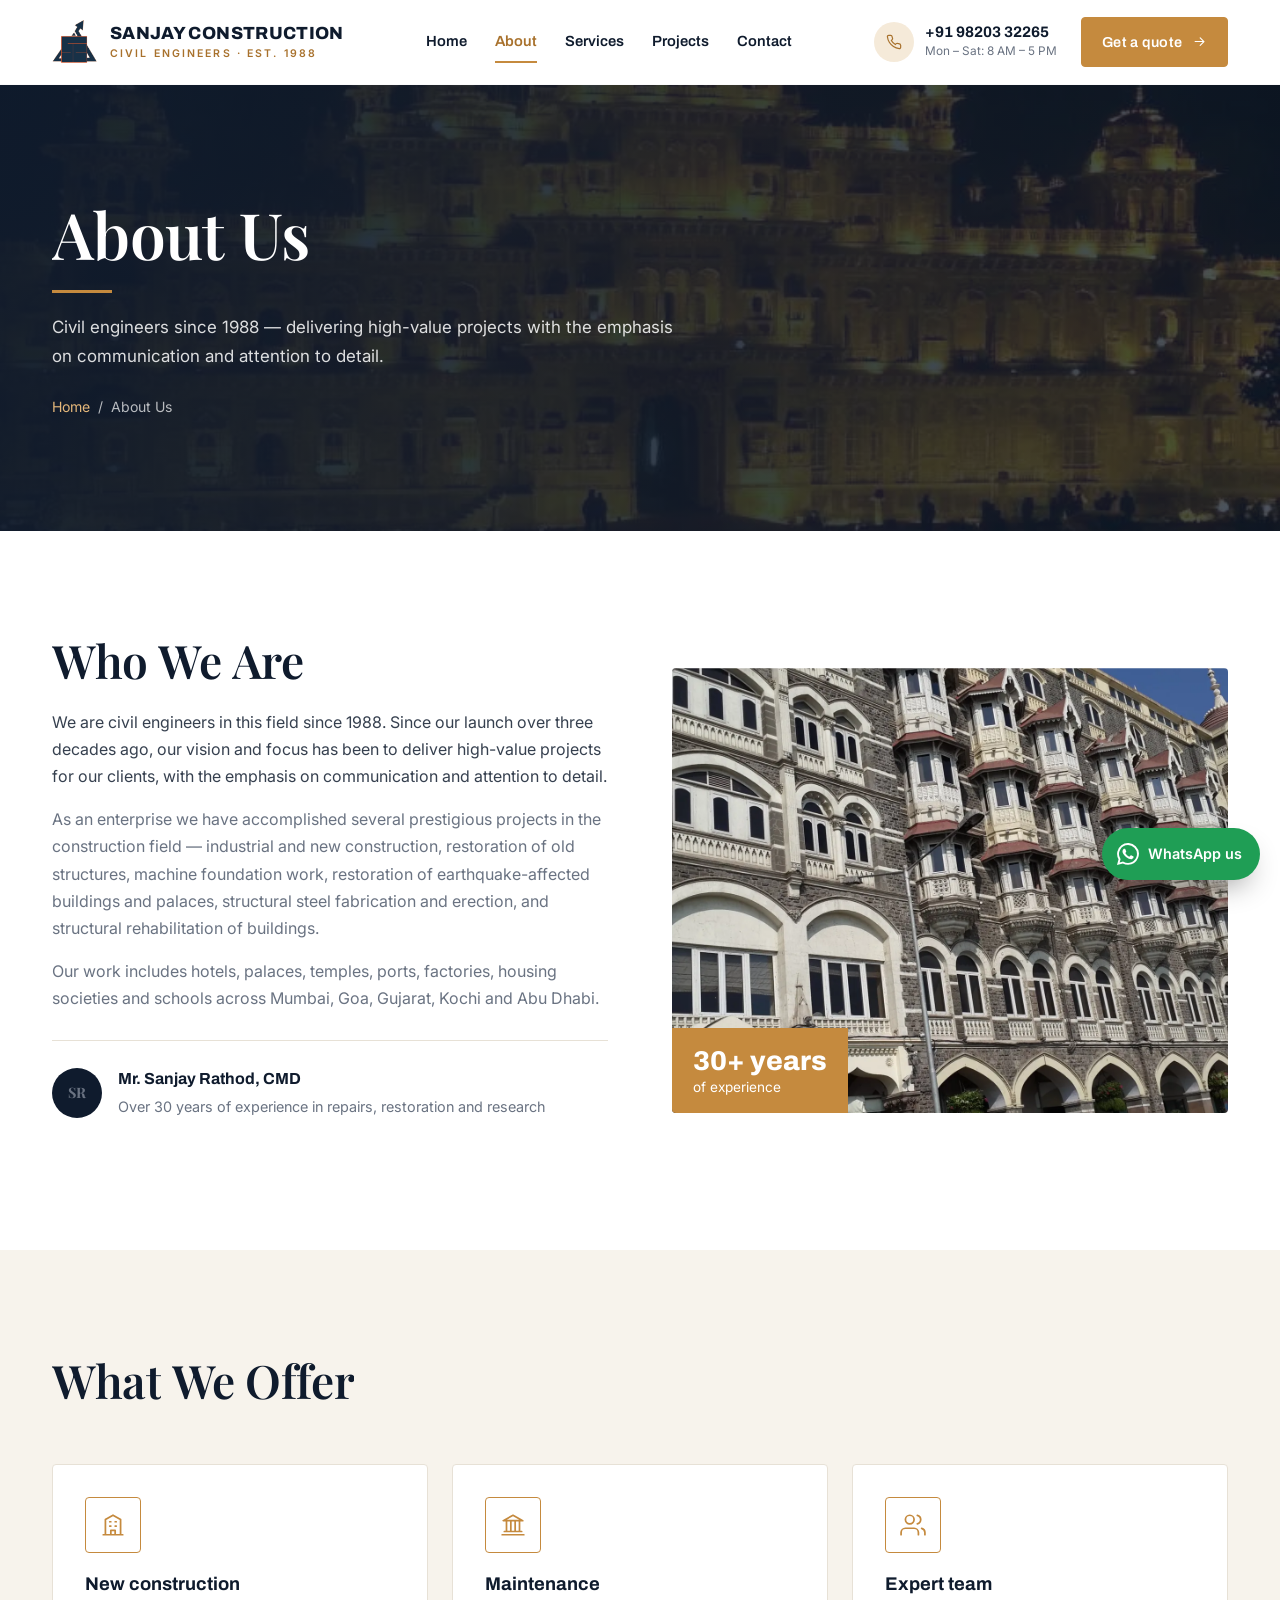
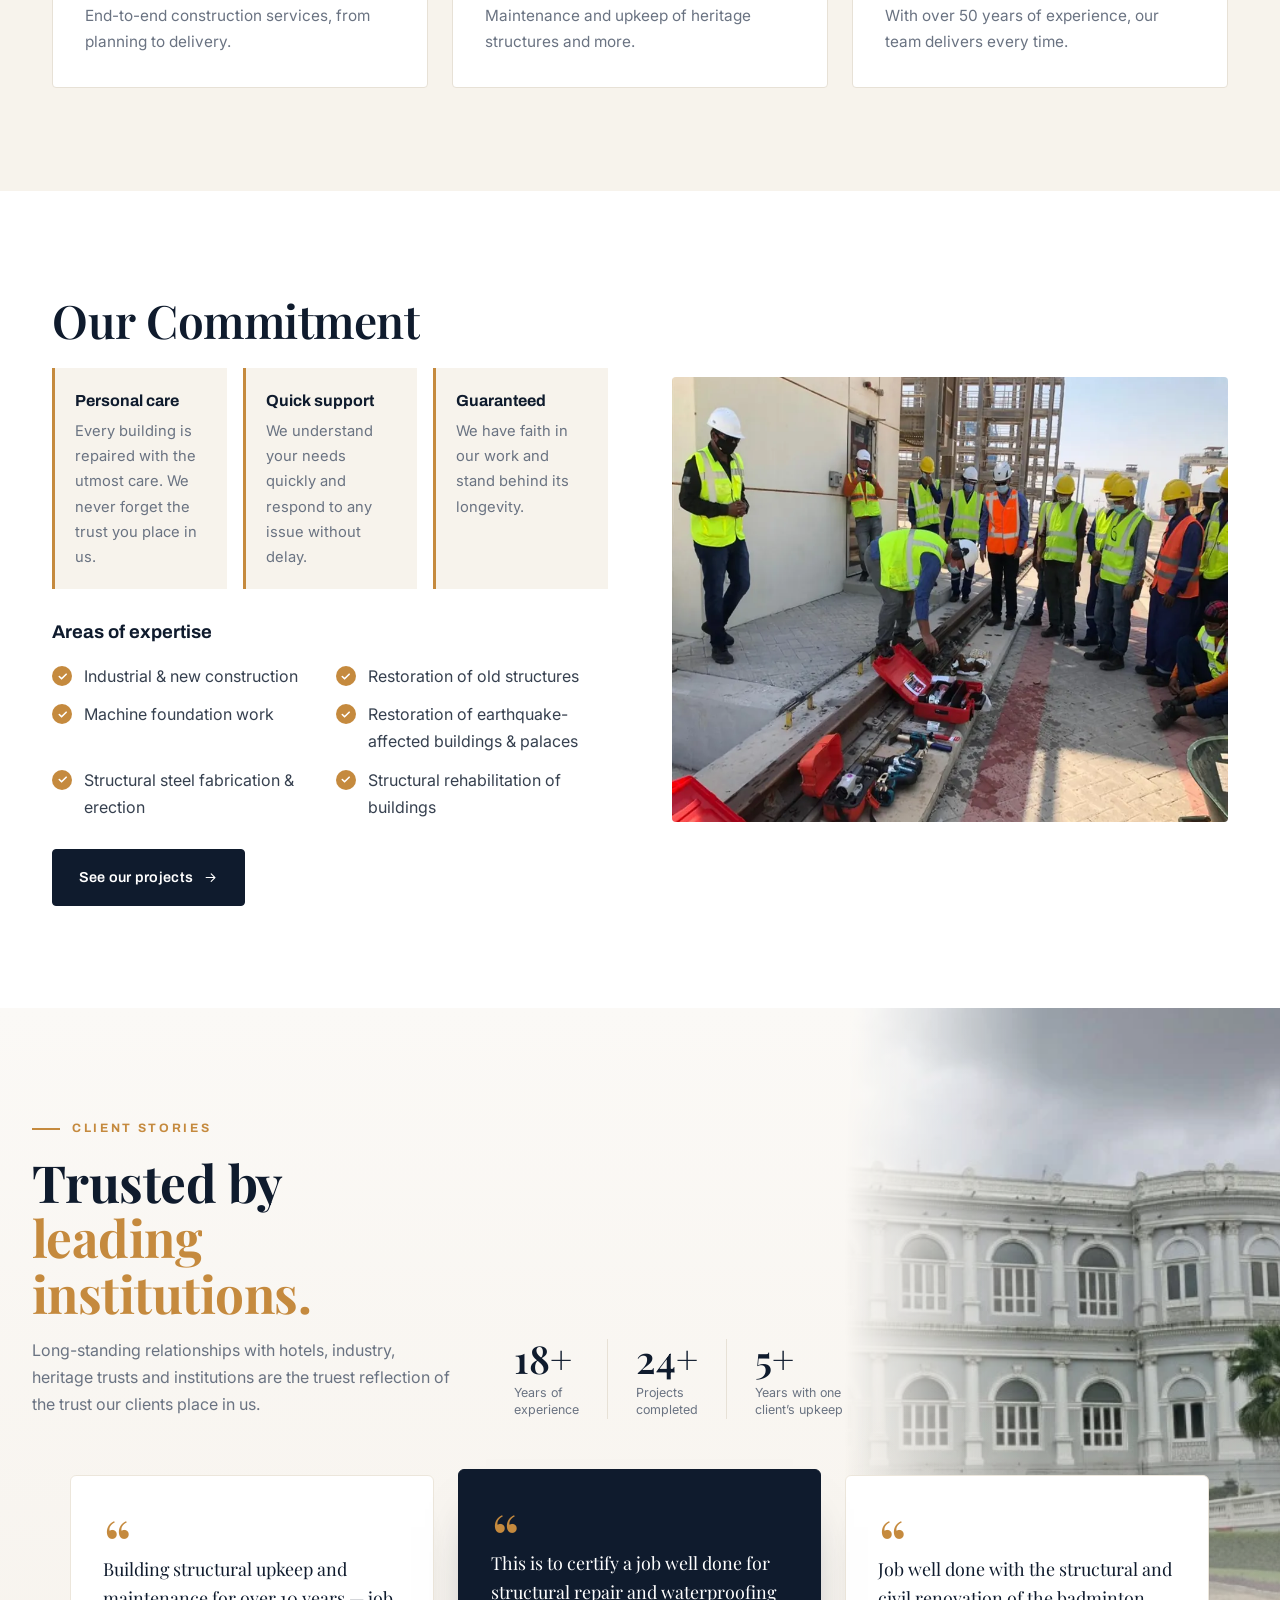
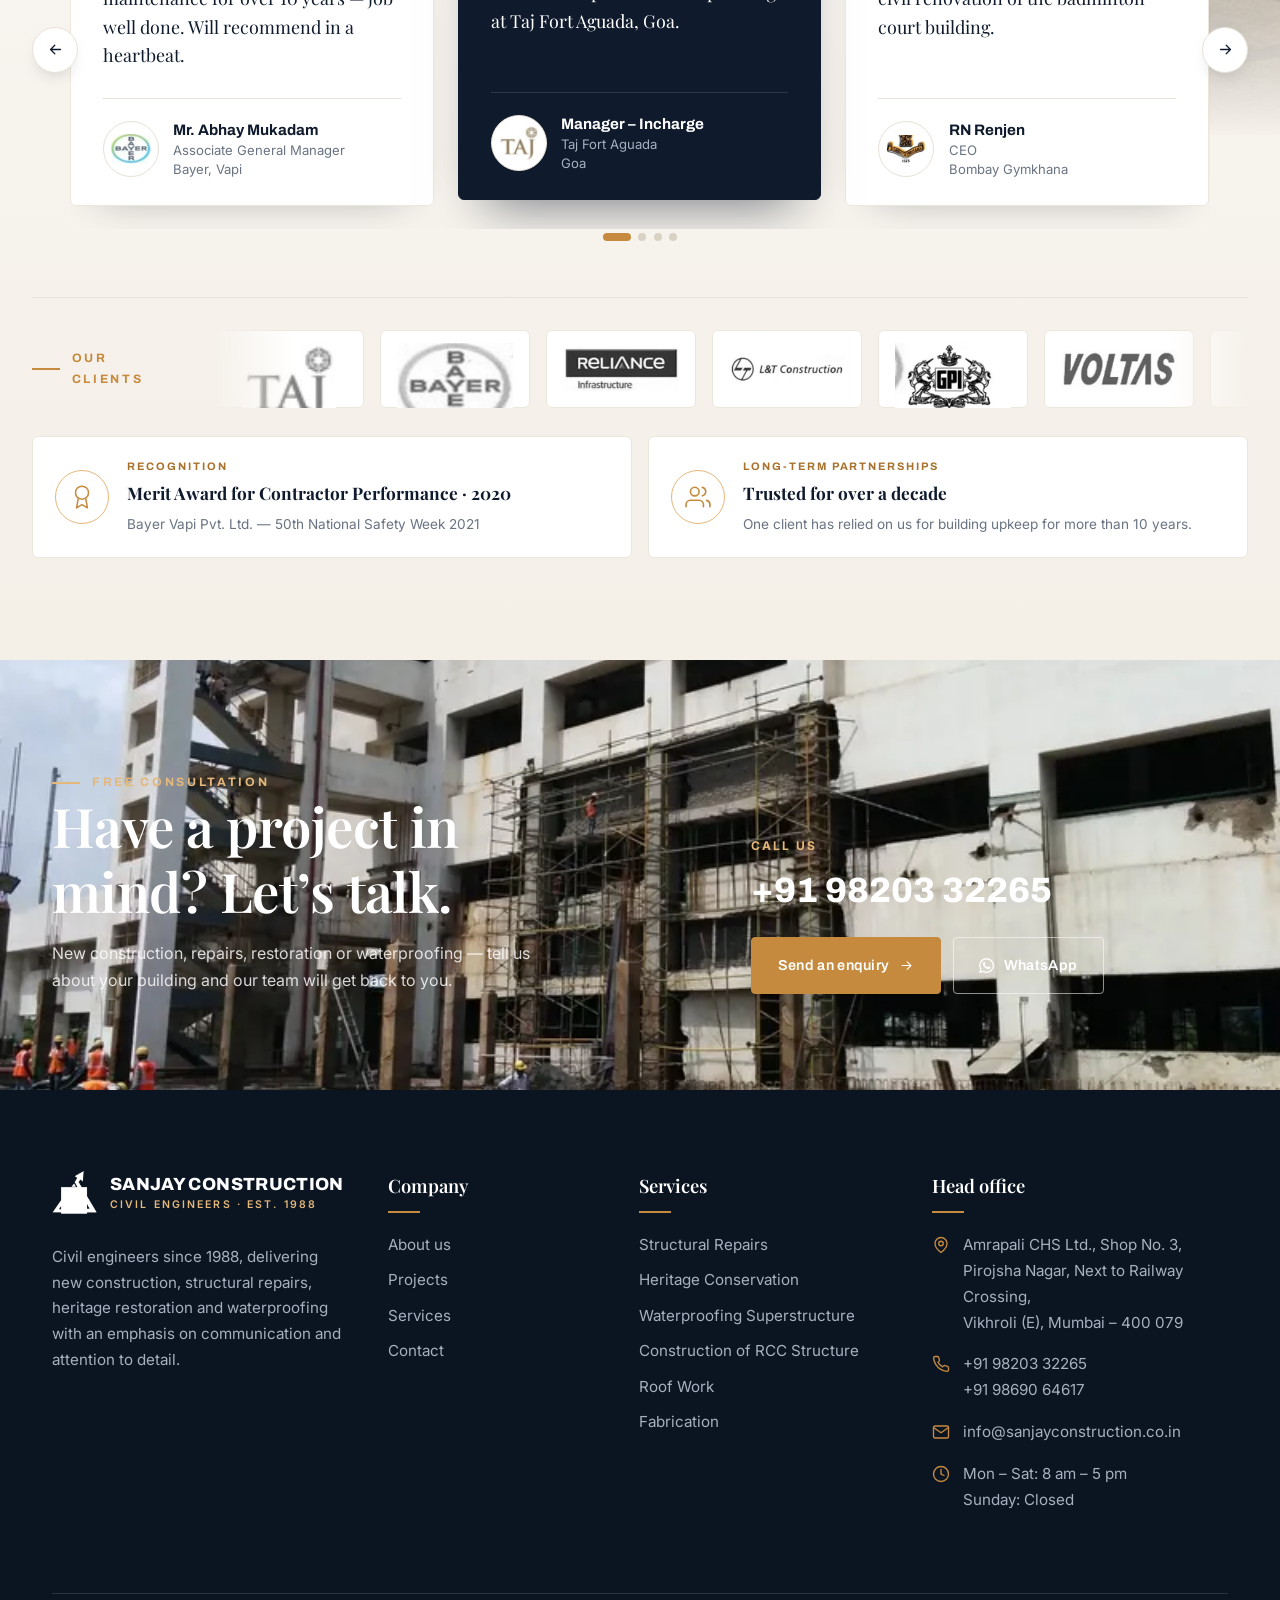
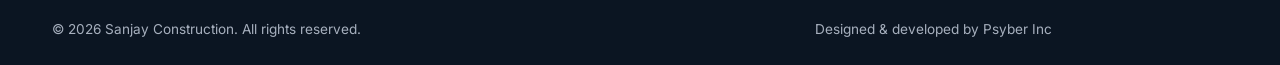
<file: about.html>
<!doctype html>
<html lang="en-IN" class="no-js">
<head>
  <meta charset="utf-8">
  <meta name="viewport" content="width=device-width, initial-scale=1">
  <title>About Us | Sanjay Construction — Civil Engineers since 1988</title>
  <meta name="description" content="Learn about Sanjay Construction: civil engineers since 1988, led by CMD Mr. Sanjay Rathod with 30+ years in repairs, restoration and research.">
  <link rel="canonical" href="https://sanjayconstruction.co.in/about.html">
  <meta name="theme-color" content="#0d1726">
  <meta property="og:type" content="website">
  <meta property="og:site_name" content="Sanjay Construction">
  <meta property="og:title" content="About Us | Sanjay Construction — Civil Engineers since 1988">
  <meta property="og:description" content="Learn about Sanjay Construction: civil engineers since 1988, led by CMD Mr. Sanjay Rathod with 30+ years in repairs, restoration and research.">
  <meta property="og:image" content="https://sanjayconstruction.co.in/assets/img/projects/mani-mandir-night.webp">
  <meta property="og:url" content="https://sanjayconstruction.co.in/about.html">
  <link rel="icon" type="image/png" href="assets/img/logo-mark.png">
  <link rel="preconnect" href="https://fonts.googleapis.com">
  <link rel="preconnect" href="https://fonts.gstatic.com" crossorigin>
  <link rel="stylesheet" href="https://fonts.googleapis.com/css2?family=Archivo:wght@500;600;700;800&family=Playfair+Display:wght@500;600;700&family=Inter:wght@400;500;600&display=swap">
  <script>if (!window.matchMedia("(prefers-reduced-motion: reduce)").matches) document.documentElement.classList.add("motion");</script>
  <link rel="stylesheet" href="assets/css/style.css?v=34">
  
  <script type="application/ld+json">
  {
    "@context": "https://schema.org",
    "@type": "GeneralContractor",
    "name": "Sanjay Construction",
    "url": "https://sanjayconstruction.co.in/",
    "logo": "https://sanjayconstruction.co.in/assets/img/logo-mark.png",
    "image": "https://sanjayconstruction.co.in/assets/img/projects/taj-mumbai.webp",
    "description": "Civil engineers since 1988 — structural repairs, heritage conservation, waterproofing, RCC construction, roof work and fabrication.",
    "foundingDate": "1988",
    "founder": { "@type": "Person", "name": "Sanjay Rathod", "jobTitle": "CMD" },
    "telephone": ["+91-9820332265", "+91-9869064617"],
    "email": "info@sanjayconstruction.co.in",
    "address": {
      "@type": "PostalAddress",
      "streetAddress": "Shop No. 3, Amrapali CHS Ltd., Pirojsha Nagar, Next to Railway Crossing, Vikhroli (E)",
      "addressLocality": "Mumbai",
      "postalCode": "400079",
      "addressRegion": "Maharashtra",
      "addressCountry": "IN"
    },
    "openingHoursSpecification": [{
      "@type": "OpeningHoursSpecification",
      "dayOfWeek": ["Monday", "Tuesday", "Wednesday", "Thursday", "Friday", "Saturday"],
      "opens": "08:00", "closes": "17:00"
    }]
  }
  </script>
</head>
<body>
<a class="skip-link" href="#main">Skip to content</a>
<svg width="0" height="0" style="position:absolute" aria-hidden="true">
  <defs>
    <symbol id="i-arrow" viewBox="0 0 24 24" fill="none" stroke="currentColor" stroke-width="1.8" stroke-linecap="round" stroke-linejoin="round"><path d="M5 12h14M13 6l6 6-6 6"/></symbol>
    <symbol id="i-left" viewBox="0 0 24 24" fill="none" stroke="currentColor" stroke-width="1.8" stroke-linecap="round" stroke-linejoin="round"><path d="M19 12H5M11 18l-6-6 6-6"/></symbol>
    <symbol id="i-close" viewBox="0 0 24 24" fill="none" stroke="currentColor" stroke-width="1.8" stroke-linecap="round"><path d="M6 6l12 12M18 6L6 18"/></symbol>
    <symbol id="i-phone" viewBox="0 0 24 24" fill="none" stroke="currentColor" stroke-width="1.8" stroke-linecap="round" stroke-linejoin="round"><path d="M22 16.9v3a2 2 0 0 1-2.2 2 19.8 19.8 0 0 1-8.6-3.1 19.5 19.5 0 0 1-6-6A19.8 19.8 0 0 1 2.1 4.2 2 2 0 0 1 4.1 2h3a2 2 0 0 1 2 1.7c.1.9.4 1.8.7 2.7a2 2 0 0 1-.5 2.1L8 9.8a16 16 0 0 0 6 6l1.3-1.3a2 2 0 0 1 2.1-.4c.9.3 1.8.6 2.7.7a2 2 0 0 1 1.7 2z"/></symbol>
    <symbol id="i-mail" viewBox="0 0 24 24" fill="none" stroke="currentColor" stroke-width="1.8" stroke-linecap="round" stroke-linejoin="round"><rect x="2" y="4" width="20" height="16" rx="2"/><path d="M22 6l-10 7L2 6"/></symbol>
    <symbol id="i-pin" viewBox="0 0 24 24" fill="none" stroke="currentColor" stroke-width="1.8" stroke-linecap="round" stroke-linejoin="round"><path d="M20 10c0 6-8 12-8 12s-8-6-8-12a8 8 0 0 1 16 0z"/><circle cx="12" cy="10" r="3"/></symbol>
    <symbol id="i-clock" viewBox="0 0 24 24" fill="none" stroke="currentColor" stroke-width="1.8" stroke-linecap="round"><circle cx="12" cy="12" r="10"/><path d="M12 6v6l4 2"/></symbol>
    <symbol id="i-award" viewBox="0 0 24 24" fill="none" stroke="currentColor" stroke-width="1.4" stroke-linecap="round" stroke-linejoin="round"><circle cx="12" cy="8" r="6"/><path d="M15.5 13.5 17 22l-5-3-5 3 1.5-8.5"/></symbol>
    <symbol id="i-whatsapp" viewBox="0 0 24 24" fill="currentColor"><path d="M17.5 14.4c-.3-.1-1.8-.9-2-1-.3-.1-.5-.1-.7.1-.2.3-.8 1-.9 1.2-.2.2-.3.2-.6.1-.3-.1-1.3-.5-2.4-1.5-.9-.8-1.5-1.8-1.7-2.1-.2-.3 0-.5.1-.6l.4-.5c.2-.2.2-.3.3-.5.1-.2.1-.4 0-.5l-.9-2.2c-.2-.6-.5-.5-.7-.5h-.6c-.2 0-.5.1-.8.4-.3.3-1 1-1 2.5s1.1 2.9 1.2 3.1c.1.2 2.1 3.2 5.1 4.5.7.3 1.3.5 1.7.6.7.2 1.4.2 1.9.1.6-.1 1.8-.7 2-1.4.2-.7.2-1.3.2-1.4-.1-.1-.3-.2-.6-.3zM12 21.8a9.9 9.9 0 0 1-5-1.4l-.4-.2-3.7 1 1-3.6-.2-.4A9.8 9.8 0 0 1 12 2.2a9.8 9.8 0 0 1 9.8 9.8c0 5.4-4.4 9.8-9.8 9.8zm8.4-18.2A11.8 11.8 0 0 0 1.7 17.7L0 24l6.4-1.7a11.8 11.8 0 0 0 5.6 1.4h.1A11.8 11.8 0 0 0 20.4 3.6z"/></symbol>
    <symbol id="i-building" viewBox="0 0 24 24" fill="none" stroke="currentColor" stroke-linecap="round" stroke-linejoin="round"><path d="M3 21h18M5 21V7l7-4 7 4v14M9 9h1M14 9h1M9 13h1M14 13h1M10 21v-4h4v4"/></symbol>
    <symbol id="i-column" viewBox="0 0 24 24" fill="none" stroke="currentColor" stroke-linecap="round" stroke-linejoin="round"><path d="M2 21h20M4 18h16M12 3 3 8h18zM6 8v10M10 8v10M14 8v10M18 8v10"/></symbol>
    <symbol id="i-foundation" viewBox="0 0 24 24" fill="none" stroke="currentColor" stroke-linecap="round" stroke-linejoin="round"><path d="M2 20h20M4 20v-5h16v5M7 15V9h10v6M10 9V4h4v5"/></symbol>
    <symbol id="i-beam" viewBox="0 0 24 24" fill="none" stroke="currentColor" stroke-linecap="round" stroke-linejoin="round"><path d="M3 5h18M3 19h18M12 5v14M3 5v2M21 5v2M3 19v-2M21 19v-2"/></symbol>
    <symbol id="i-shield" viewBox="0 0 24 24" fill="none" stroke="currentColor" stroke-linecap="round" stroke-linejoin="round"><path d="M12 22s8-4 8-10V5l-8-3-8 3v7c0 6 8 10 8 10z"/><path d="m9 12 2 2 4-4"/></symbol>
    <symbol id="i-layers" viewBox="0 0 24 24" fill="none" stroke="currentColor" stroke-linecap="round" stroke-linejoin="round"><path d="m12 2 10 5-10 5L2 7z"/><path d="m2 17 10 5 10-5M2 12l10 5 10-5"/></symbol>
    <symbol id="i-crack" viewBox="0 0 24 24" fill="none" stroke="currentColor" stroke-linecap="round" stroke-linejoin="round"><rect x="3" y="3" width="18" height="18" rx="1"/><path d="m11 3-2 5 4 3-3 4 2 6"/></symbol>
    <symbol id="i-users" viewBox="0 0 24 24" fill="none" stroke="currentColor" stroke-linecap="round" stroke-linejoin="round"><path d="M17 21v-2a4 4 0 0 0-4-4H5a4 4 0 0 0-4 4v2"/><circle cx="9" cy="7" r="4"/><path d="M23 21v-2a4 4 0 0 0-3-3.9M16 3.1a4 4 0 0 1 0 7.8"/></symbol>
    <symbol id="i-chat" viewBox="0 0 24 24" fill="none" stroke="currentColor" stroke-linecap="round" stroke-linejoin="round"><path d="M21 15a2 2 0 0 1-2 2H7l-4 4V5a2 2 0 0 1 2-2h14a2 2 0 0 1 2 2z"/></symbol>
    <symbol id="i-expand" viewBox="0 0 24 24" fill="none" stroke="currentColor" stroke-width="2" stroke-linecap="round" stroke-linejoin="round"><path d="M15 3h6v6M9 21H3v-6M21 3l-7 7M3 21l7-7"/></symbol>
    <symbol id="i-drop" viewBox="0 0 24 24" fill="none" stroke="currentColor" stroke-linecap="round" stroke-linejoin="round"><path d="M12 2.7s7 7.3 7 12.3a7 7 0 0 1-14 0c0-5 7-12.3 7-12.3z"/><path d="M9 15a3 3 0 0 0 3 3"/></symbol>
    <symbol id="i-roof" viewBox="0 0 24 24" fill="none" stroke="currentColor" stroke-linecap="round" stroke-linejoin="round"><path d="M2 12 12 4l10 8M5 10v10h14V10M10 20v-5h4v5"/></symbol>
    <symbol id="i-ruler" viewBox="0 0 24 24" fill="none" stroke="currentColor" stroke-linecap="round" stroke-linejoin="round"><path d="M3 17 17 3l4 4L7 21z"/><path d="m7 13 2 2M10 10l2 2M13 7l2 2"/></symbol>
    <symbol id="i-crane" viewBox="0 0 24 24" fill="none" stroke="currentColor" stroke-linecap="round" stroke-linejoin="round"><path d="M6 21V4h2v17M4 21h8M8 5h13l-4 4H8M18 9v4M16 13h4v3h-4z"/></symbol>
    <symbol id="i-key" viewBox="0 0 24 24" fill="none" stroke="currentColor" stroke-linecap="round" stroke-linejoin="round"><circle cx="8" cy="15" r="4"/><path d="m10.8 12.2 9.2-9.2M17 6l3 3M14 9l2 2"/></symbol>
    <symbol id="i-check" viewBox="0 0 24 24" fill="none" stroke="currentColor" stroke-linecap="round" stroke-linejoin="round"><circle cx="12" cy="12" r="10"/><path d="m8 12 3 3 5-6"/></symbol>
  </defs>
</svg>


<div class="progress" aria-hidden="true"></div>
<header class="site-header">
  <div class="container">
    <nav class="nav" aria-label="Primary">
      <a class="brand" href="index.html" aria-label="Sanjay Construction — home">
        <img src="assets/img/logo-mark.png" alt="" width="44" height="44">
        <span class="brand__text">
          <span class="brand__name">Sanjay Construction</span>
          <span class="brand__tag">Civil Engineers · Est. 1988</span>
        </span>
      </a>
      <div class="nav__links" id="primary-nav">
        <a class="nav__link" href="index.html">Home</a>
        <a class="nav__link" href="about.html" aria-current="page">About</a>
        <a class="nav__link" href="services.html">Services</a>
        <a class="nav__link" href="projects.html">Projects</a>
        <a class="nav__link" href="contact.html">Contact</a>
        <div class="nav__mobile-extra">
          <a href="tel:+919820332265">+91 98203 32265</a>
          <a href="mailto:info@sanjayconstruction.co.in">info@sanjayconstruction.co.in</a>
          <span>Vikhroli (E), Mumbai 400 079</span>
        </div>
      </div>
      <div class="nav__cta">
        <a class="nav__phone" href="tel:+919820332265"><span class="nav__phone-icon"><svg aria-hidden="true"><use href="#i-phone"/></svg></span><span><b>+91 98203 32265</b><small>Mon – Sat: 8 AM – 5 PM</small></span></a>
        <a class="btn btn--copper" href="contact.html">Get a quote <svg aria-hidden="true"><use href="#i-arrow"/></svg></a>
        <button class="nav__toggle" type="button" aria-controls="primary-nav" aria-expanded="false" aria-label="Open menu"><span></span><span></span><span></span></button>
      </div>
    </nav>
  </div>
</header>
<main id="main">

  <section class="page-hero" aria-labelledby="page-title">
    <div class="page-hero__media"><img src="assets/img/projects/mani-mandir-night.webp" alt="" width="800" height="450"></div>
    <div class="container">
      <h1 id="page-title">About Us</h1>
      <p>Civil engineers since 1988 — delivering high-value projects with the emphasis on communication and attention to detail.</p>
      <nav class="breadcrumb" aria-label="Breadcrumb"><a href="index.html">Home</a><span aria-hidden="true">/</span><span aria-current="page">About Us</span></nav>
    </div>
  </section>

  <!-- Company -->
  <section class="section" aria-labelledby="story-title">
    <div class="container">
      <div class="split">
        <div class="reveal">
          <h2 id="story-title">Who We Are</h2>
          <p>We are civil engineers in this field since 1988. Since our launch over three decades ago, our vision and focus has been to deliver high-value projects for our clients, with the emphasis on communication and attention to detail.</p>
          <p class="muted">As an enterprise we have accomplished several prestigious projects in the construction field — industrial and new construction, restoration of old structures, machine foundation work, restoration of earthquake-affected buildings and palaces, structural steel fabrication and erection, and structural rehabilitation of buildings.</p>
          <p class="muted">Our work includes hotels, palaces, temples, ports, factories, housing societies and schools across Mumbai, Goa, Gujarat, Kochi and Abu Dhabi.</p>
          <div class="owner">
            <span class="owner__mono" aria-hidden="true">SR</span>
            <div><b>Mr. Sanjay Rathod, CMD</b><span>Over 30 years of experience in repairs, restoration and research</span></div>
          </div>
        </div>
        <div class="about-img reveal">
          <img src="assets/img/projects/taj-facade.webp" alt="Façade of the Taj Hotel, Mumbai" loading="lazy" width="1800" height="1013">
          <div class="about-img__badge"><b>30+ years</b>of experience</div>
        </div>
      </div>
    </div>
  </section>

  <!-- What we offer -->
  <section class="section section--alt" aria-labelledby="offer-title">
    <div class="container">
      <div class="section-title reveal">
        <h2 id="offer-title">What We Offer</h2>
      </div>
      <div class="features">
        <div class="feature reveal"><div class="feature__icon"><svg aria-hidden="true"><use href="#i-building"/></svg></div><h3>New construction</h3><p>End-to-end construction services, from planning to delivery.</p></div>
        <div class="feature reveal" style="--d:.05s"><div class="feature__icon"><svg aria-hidden="true"><use href="#i-column"/></svg></div><h3>Maintenance</h3><p>Maintenance and upkeep of heritage structures and more.</p></div>
        <div class="feature reveal" style="--d:.1s"><div class="feature__icon"><svg aria-hidden="true"><use href="#i-users"/></svg></div><h3>Expert team</h3><p>With over 50 years of experience, our team delivers every time.</p></div>
      </div>
    </div>
  </section>

  <!-- Commitment + expertise -->
  <section class="section" aria-labelledby="commit-title">
    <div class="container">
      <div class="split split--reverse">
        <div class="about-img reveal">
          <img src="assets/img/projects/khalifa-port.webp" alt="Engineering team on site at Khalifa Port, Abu Dhabi" loading="lazy" width="936" height="788">
        </div>
        <div class="reveal">
          <h2 id="commit-title">Our Commitment</h2>
          <div class="feature-cards">
            <div class="feature-card"><b>Personal care</b><p class="muted">Every building is repaired with the utmost care. We never forget the trust you place in us.</p></div>
            <div class="feature-card"><b>Quick support</b><p class="muted">We understand your needs quickly and respond to any issue without delay.</p></div>
            <div class="feature-card"><b>Guaranteed</b><p class="muted">We have faith in our work and stand behind its longevity.</p></div>
          </div>
          <h3 style="font-size:1.15rem;margin-top:2rem">Areas of expertise</h3>
          <ul class="check-list check-list--2">
            <li>Industrial &amp; new construction</li>
            <li>Restoration of old structures</li>
            <li>Machine foundation work</li>
            <li>Restoration of earthquake-affected buildings &amp; palaces</li>
            <li>Structural steel fabrication &amp; erection</li>
            <li>Structural rehabilitation of buildings</li>
          </ul>
          <a class="btn" href="projects.html">See our projects <svg aria-hidden="true"><use href="#i-arrow"/></svg></a>
        </div>
      </div>
    </div>
  </section>

  <!-- ============ CLIENT STORIES ============ -->
  <section class="section trust-x" aria-labelledby="trust-title">
    <div class="trust-x__photo" aria-hidden="true"><img src="assets/img/projects/pf-taj-falaknuma.webp" alt="" loading="lazy"></div>
    <div class="container container--wide">
      <div class="trust-x__head">
        <div class="trust-x__intro reveal">
          <p class="label">Client stories</p>
          <h2 id="trust-title">Trusted by <span class="gold">leading institutions.</span></h2>
          <p>Long-standing relationships with hotels, industry, heritage trusts and institutions are the truest reflection of the trust our clients place in us.</p>
        </div>
        <ul class="trust-x__stats reveal">
          <li><b><span data-count="35">35</span>+</b><span>Years of<br>experience</span></li>
          <li><b><span data-count="45">45</span>+</b><span>Projects<br>completed</span></li>
          <li><b><span data-count="10">10</span>+</b><span>Years with one<br>client’s upkeep</span></li>
        </ul>
      </div>

      <div class="tcar reveal" data-tcar aria-roledescription="carousel" aria-label="Client testimonials">
        <button class="tcar__arrow tcar__arrow--prev" type="button" data-prev aria-label="Previous testimonial"><svg aria-hidden="true"><use href="#i-left"/></svg></button>
        <div class="tcar__viewport">
          <div class="tcar__track">
            <figure class="tcard">
              <blockquote>Building structural upkeep and maintenance for over 10 years — job well done. Will recommend in a heartbeat.</blockquote>
              <figcaption><span class="tcard__logo"><img src="assets/img/clients/bayer.webp" alt="Bayer" loading="lazy"></span><span><b>Mr. Abhay Mukadam</b>Associate General Manager<br>Bayer, Vapi</span></figcaption>
            </figure>
            <figure class="tcard">
              <blockquote>This is to certify a job well done for structural repair and waterproofing at Taj Fort Aguada, Goa.</blockquote>
              <figcaption><span class="tcard__logo"><img src="assets/img/clients/taj.webp" alt="Taj" loading="lazy"></span><span><b>Manager – Incharge</b>Taj Fort Aguada<br>Goa</span></figcaption>
            </figure>
            <figure class="tcard">
              <blockquote>Job well done with the structural and civil renovation of the badminton court building.</blockquote>
              <figcaption><span class="tcard__logo"><img src="assets/img/clients/gymkhana.webp" alt="Bombay Gymkhana" loading="lazy"></span><span><b>RN Renjen</b>CEO<br>Bombay Gymkhana</span></figcaption>
            </figure>
            <figure class="tcard">
              <blockquote>Perfectly completed structural repairs at SEEPZ, Andheri East.</blockquote>
              <figcaption><span class="tcard__logo"><img src="assets/img/clients/nfcd.webp" alt="NFCD of India" loading="lazy"></span><span><b>Mr. Sailesh J Savakande</b>Regional Manager<br>NFCD of India Ltd.</span></figcaption>
            </figure>
            <figure class="tcard">
              <blockquote>Completed restoration of Wagh Mandir at Morvi, Gujarat.</blockquote>
              <figcaption><span class="tcard__logo"><img src="assets/img/clients/morvi-palace.webp" alt="Maharani Morvi Palace" loading="lazy"></span><span><b>V M Shah</b>Manager<br>Wagh Mandir, Morvi</span></figcaption>
            </figure>
            <figure class="tcard">
              <blockquote>For demonstrating good safety and engineering practices — happy with the work done.</blockquote>
              <figcaption><span class="tcard__logo"><img src="assets/img/clients/bayer.webp" alt="Bayer" loading="lazy"></span><span><b>Narendra Shah</b>Director &amp; Site Manager<br>Bayer Vapi Pvt. Ltd.</span></figcaption>
            </figure>
          </div>
        </div>
        <button class="tcar__arrow tcar__arrow--next" type="button" data-next aria-label="Next testimonial"><svg aria-hidden="true"><use href="#i-arrow"/></svg></button>
        <div class="tcar__dots" aria-hidden="true"></div>
      </div>

      <div class="trust-x__clients reveal">
        <p class="label">Our clients</p>
        <div class="logo-strip">
          <div class="logo-strip__track">
            <span class="logo-chip"><img src="assets/img/clients/taj.webp" alt="Taj" loading="lazy"></span><span class="logo-chip"><img src="assets/img/clients/bayer.webp" alt="Bayer" loading="lazy"></span><span class="logo-chip"><img src="assets/img/clients/reliance.webp" alt="Reliance Infrastructure" loading="lazy"></span><span class="logo-chip"><img src="assets/img/clients/lt.webp" alt="L&amp;T Construction" loading="lazy"></span><span class="logo-chip"><img src="assets/img/clients/godfrey.webp" alt="Godfrey Phillips" loading="lazy"></span><span class="logo-chip"><img src="assets/img/clients/voltas.webp" alt="Voltas" loading="lazy"></span><span class="logo-chip"><img src="assets/img/clients/deutsche.webp" alt="Deutsche Bank" loading="lazy"></span><span class="logo-chip"><img src="assets/img/clients/bombay-dyeing.webp" alt="Bombay Dyeing" loading="lazy"></span><span class="logo-chip"><img src="assets/img/clients/vivanta.webp" alt="Vivanta" loading="lazy"></span><span class="logo-chip"><img src="assets/img/clients/gymkhana.webp" alt="Bombay Gymkhana" loading="lazy"></span><span class="logo-chip"><img src="assets/img/clients/huhtamaki.webp" alt="Huhtamaki PPL" loading="lazy"></span><span class="logo-chip"><img src="assets/img/clients/man-infra.webp" alt="MAN Infraconstruction" loading="lazy"></span><span class="logo-chip"><img src="assets/img/clients/nfcd.webp" alt="NFCD" loading="lazy"></span><span class="logo-chip"><img src="assets/img/clients/seva-sadan.webp" alt="Seva Sadan" loading="lazy"></span><span class="logo-chip"><img src="assets/img/clients/structwel.webp" alt="Structwel Designers" loading="lazy"></span><span class="logo-chip"><img src="assets/img/clients/midtown.webp" alt="Hotel Midtown Pritam" loading="lazy"></span><span class="logo-chip"><img src="assets/img/clients/morvi-palace.webp" alt="Maharani Morvi Palace" loading="lazy"></span><span class="logo-chip"><img src="assets/img/clients/sun-vacuum.webp" alt="Sun Vacuum Formers" loading="lazy"></span><span class="logo-chip"><img src="assets/img/clients/bilag.webp" alt="Bilag Industries" loading="lazy"></span><span class="logo-chip"><img src="assets/img/clients/elohouse.webp" alt="Elohouse" loading="lazy"></span><span class="logo-chip"><img src="assets/img/clients/zauba.webp" alt="Zauba Corp" loading="lazy"></span><span class="logo-chip"><img src="assets/img/clients/cottonyarn.webp" alt="CottonYarnMarket" loading="lazy"></span><span class="logo-chip" aria-hidden="true"><img src="assets/img/clients/taj.webp" alt="" loading="lazy"></span><span class="logo-chip" aria-hidden="true"><img src="assets/img/clients/bayer.webp" alt="" loading="lazy"></span><span class="logo-chip" aria-hidden="true"><img src="assets/img/clients/reliance.webp" alt="" loading="lazy"></span><span class="logo-chip" aria-hidden="true"><img src="assets/img/clients/lt.webp" alt="" loading="lazy"></span><span class="logo-chip" aria-hidden="true"><img src="assets/img/clients/godfrey.webp" alt="" loading="lazy"></span><span class="logo-chip" aria-hidden="true"><img src="assets/img/clients/voltas.webp" alt="" loading="lazy"></span><span class="logo-chip" aria-hidden="true"><img src="assets/img/clients/deutsche.webp" alt="" loading="lazy"></span><span class="logo-chip" aria-hidden="true"><img src="assets/img/clients/bombay-dyeing.webp" alt="" loading="lazy"></span><span class="logo-chip" aria-hidden="true"><img src="assets/img/clients/vivanta.webp" alt="" loading="lazy"></span><span class="logo-chip" aria-hidden="true"><img src="assets/img/clients/gymkhana.webp" alt="" loading="lazy"></span><span class="logo-chip" aria-hidden="true"><img src="assets/img/clients/huhtamaki.webp" alt="" loading="lazy"></span><span class="logo-chip" aria-hidden="true"><img src="assets/img/clients/man-infra.webp" alt="" loading="lazy"></span><span class="logo-chip" aria-hidden="true"><img src="assets/img/clients/nfcd.webp" alt="" loading="lazy"></span><span class="logo-chip" aria-hidden="true"><img src="assets/img/clients/seva-sadan.webp" alt="" loading="lazy"></span><span class="logo-chip" aria-hidden="true"><img src="assets/img/clients/structwel.webp" alt="" loading="lazy"></span><span class="logo-chip" aria-hidden="true"><img src="assets/img/clients/midtown.webp" alt="" loading="lazy"></span><span class="logo-chip" aria-hidden="true"><img src="assets/img/clients/morvi-palace.webp" alt="" loading="lazy"></span><span class="logo-chip" aria-hidden="true"><img src="assets/img/clients/sun-vacuum.webp" alt="" loading="lazy"></span><span class="logo-chip" aria-hidden="true"><img src="assets/img/clients/bilag.webp" alt="" loading="lazy"></span><span class="logo-chip" aria-hidden="true"><img src="assets/img/clients/elohouse.webp" alt="" loading="lazy"></span><span class="logo-chip" aria-hidden="true"><img src="assets/img/clients/zauba.webp" alt="" loading="lazy"></span><span class="logo-chip" aria-hidden="true"><img src="assets/img/clients/cottonyarn.webp" alt="" loading="lazy"></span>
          </div>
        </div>
      </div>

      <div class="trust-x__badges reveal">
        <div class="tbadge"><span class="tbadge__icon"><svg aria-hidden="true"><use href="#i-award"/></svg></span><div><small>Recognition</small><b>Merit Award for Contractor Performance · 2020</b><span>Bayer Vapi Pvt. Ltd. — 50th National Safety Week 2021</span></div></div>
        <div class="tbadge"><span class="tbadge__icon"><svg aria-hidden="true"><use href="#i-users"/></svg></span><div><small>Long-term partnerships</small><b>Trusted for over a decade</b><span>One client has relied on us for building upkeep for more than 10 years.</span></div></div>
      </div>
    </div>
  </section>



</main>

<section class="cta-photo" aria-labelledby="cta-title">
  <div class="cta-photo__media"><img src="assets/img/projects/rcc-frame-sm.webp" alt="" loading="lazy"></div>
  <div class="container">
    <div>
      <p class="label" style="color:#f0b48e">Free consultation</p>
      <h2 id="cta-title">Have a project in mind? Let’s talk.</h2>
      <p>New construction, repairs, restoration or waterproofing — tell us about your building and our team will get back to you.</p>
    </div>
    <div>
      <a class="cta-photo__phone" href="tel:+919820332265"><small>Call us</small>+91 98203 32265</a>
      <div class="cta-photo__actions">
        <a class="btn btn--copper" href="contact.html#enquiry">Send an enquiry <svg aria-hidden="true"><use href="#i-arrow"/></svg></a>
        <a class="btn btn--ghost" href="https://wa.me/919820332265?text=Inquiry%20-%20sanjayconstruction.co.in" target="_blank" rel="noopener"><svg aria-hidden="true"><use href="#i-whatsapp"/></svg> WhatsApp</a>
      </div>
    </div>
  </div>
</section>

<footer class="site-footer">
  <div class="container">
    <div class="footer__top">
      <div>
        <a class="brand" href="index.html" aria-label="Sanjay Construction — home">
          <img src="assets/img/logo-mark.png" alt="" width="44" height="44" loading="lazy">
          <span class="brand__text"><span class="brand__name">Sanjay Construction</span><span class="brand__tag">Civil Engineers · Est. 1988</span></span>
        </a>
        <p class="footer__about">Civil engineers since 1988, delivering new construction, structural repairs, heritage restoration and waterproofing with an emphasis on communication and attention to detail.</p>
      </div>
      <div>
        <p class="footer__title">Company</p>
        <ul class="footer__links">
          <li><a href="about.html">About us</a></li>
          <li><a href="projects.html">Projects</a></li>
          <li><a href="services.html">Services</a></li>
          <li><a href="contact.html">Contact</a></li>
        </ul>
      </div>
      <div>
        <p class="footer__title">Services</p>
        <ul class="footer__links">
          <li><a href="services.html#structural-repairs">Structural Repairs</a></li>
          <li><a href="services.html#heritage-conservation">Heritage Conservation</a></li>
          <li><a href="services.html#waterproofing">Waterproofing Superstructure</a></li>
          <li><a href="services.html#rcc-construction">Construction of RCC Structure</a></li>
          <li><a href="services.html#roof-work">Roof Work</a></li>
          <li><a href="services.html#fabrication">Fabrication</a></li>
        </ul>
      </div>
      <div>
        <p class="footer__title">Head office</p>
        <ul class="footer__contact">
          <li><svg aria-hidden="true"><use href="#i-pin"/></svg><span>Amrapali CHS Ltd., Shop No. 3,<br>Pirojsha Nagar, Next to Railway Crossing,<br>Vikhroli (E), Mumbai – 400 079</span></li>
          <li><svg aria-hidden="true"><use href="#i-phone"/></svg><span><a href="tel:+919820332265">+91 98203 32265</a><br><a href="tel:+919869064617">+91 98690 64617</a></span></li>
          <li><svg aria-hidden="true"><use href="#i-mail"/></svg><a href="mailto:info@sanjayconstruction.co.in">info@sanjayconstruction.co.in</a></li>
          <li><svg aria-hidden="true"><use href="#i-clock"/></svg><span>Mon – Sat: 8 am – 5 pm<br>Sunday: Closed</span></li>
        </ul>
      </div>
    </div>
    <div class="footer__bottom">
      <span>© <span data-year>2026</span> Sanjay Construction. All rights reserved.</span>
      <span>Designed &amp; developed by <a href="https://psyber.co/" rel="noopener">Psyber Inc</a></span>
    </div>
  </div>
</footer>

<button class="to-top" type="button" aria-label="Back to top"><svg aria-hidden="true"><use href="#i-arrow"/></svg></button>

<a class="wa-float" href="https://wa.me/919820332265?text=Inquiry%20-%20sanjayconstruction.co.in" target="_blank" rel="noopener" aria-label="Chat with us on WhatsApp">
  <svg aria-hidden="true"><use href="#i-whatsapp"/></svg><span>WhatsApp us</span>
</a>

<script src="assets/js/main.js?v=23" defer></script>
</body>
</html>
</file>
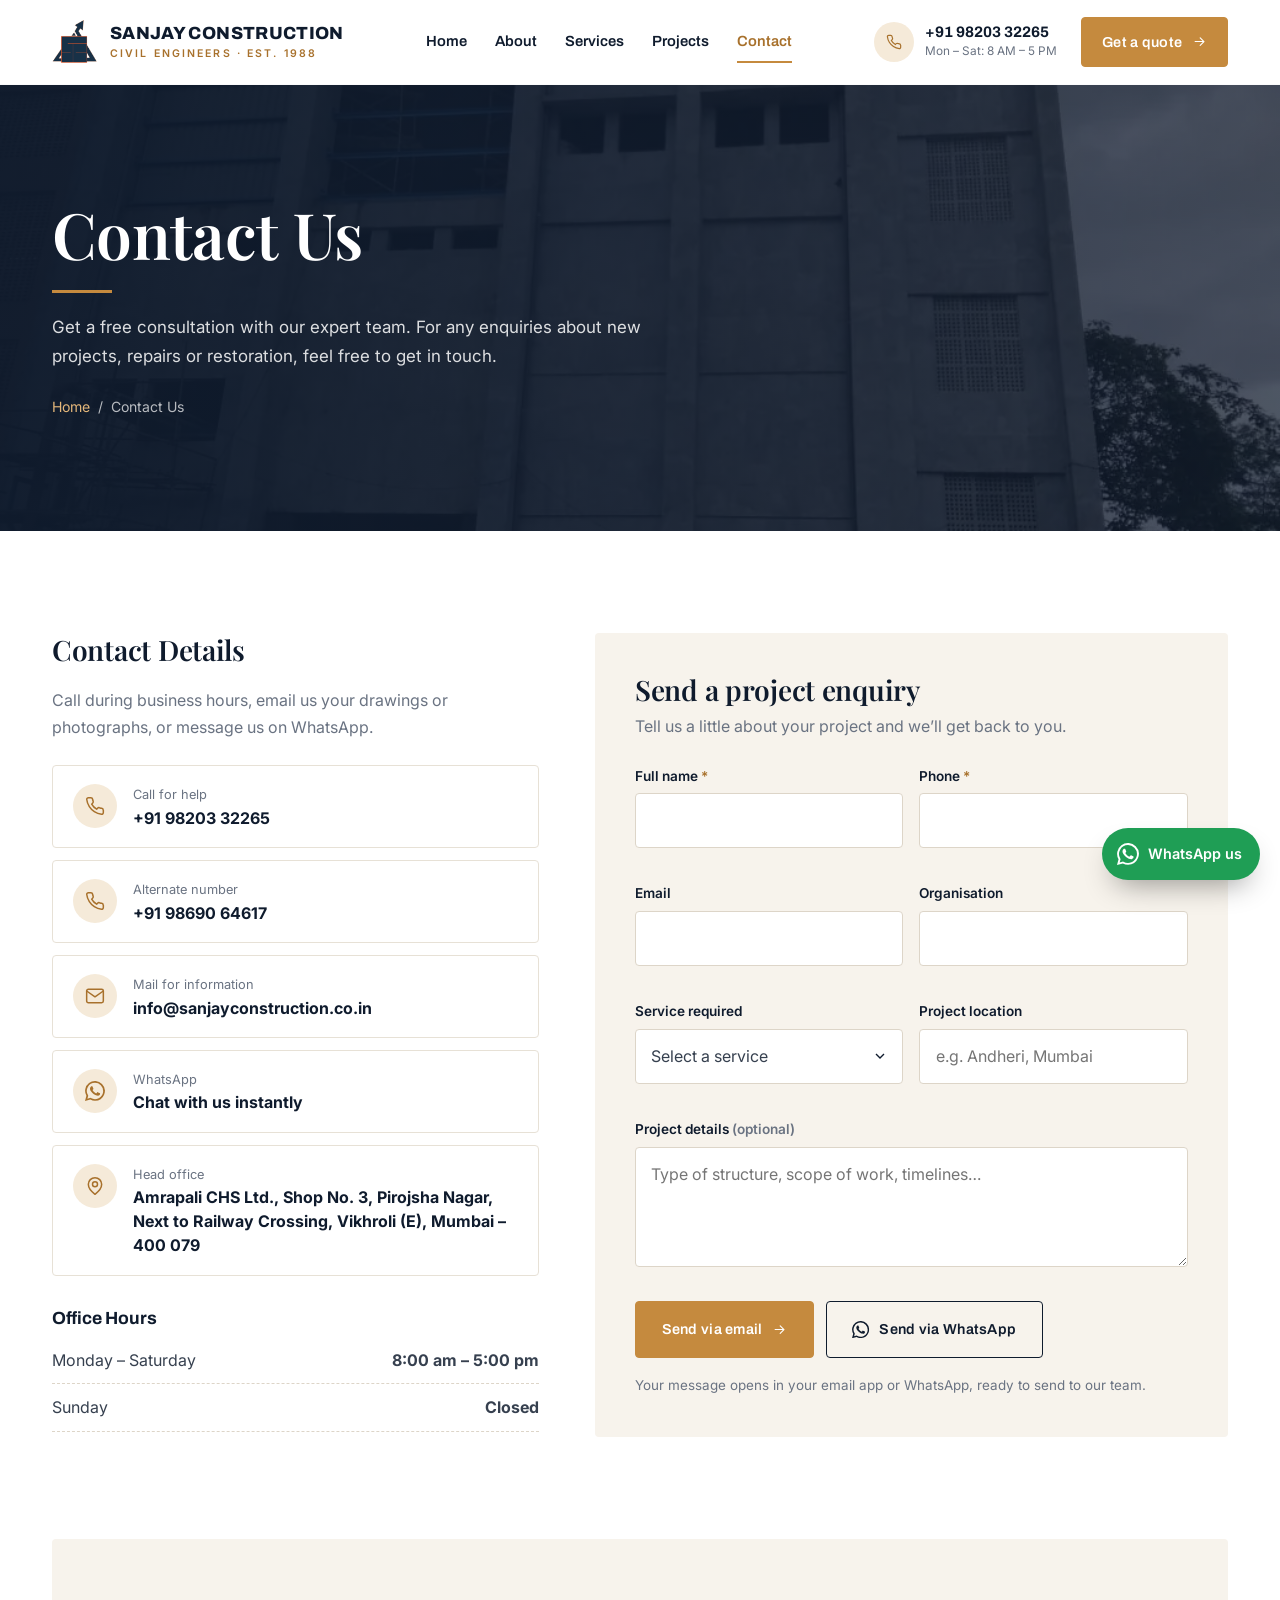
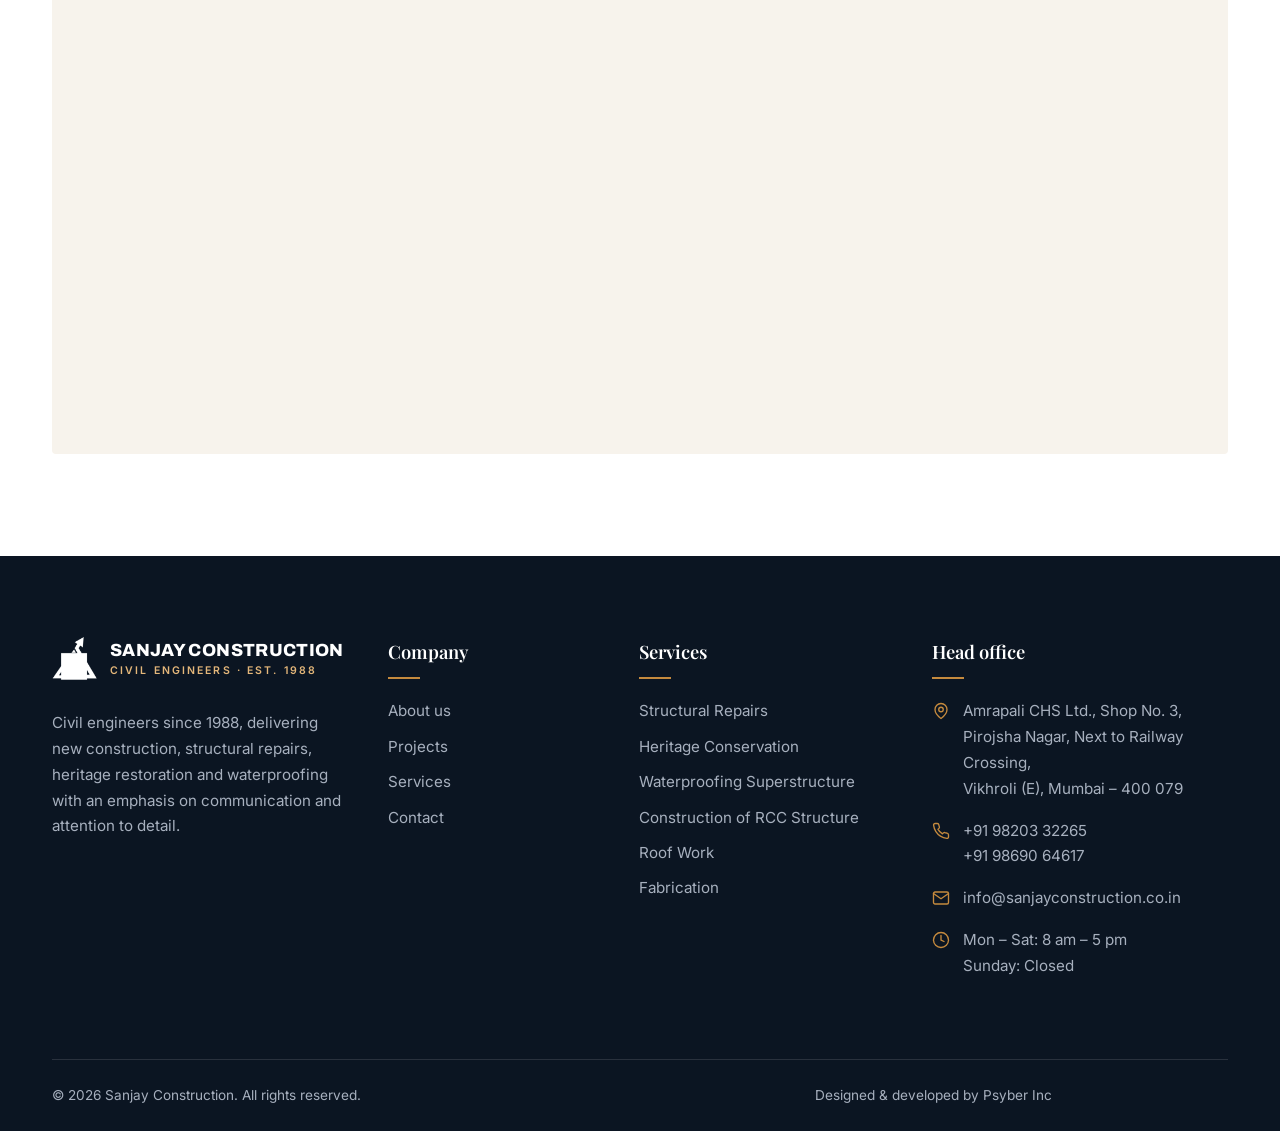
<file: contact.html>
<!doctype html>
<html lang="en-IN" class="no-js">
<head>
  <meta charset="utf-8">
  <meta name="viewport" content="width=device-width, initial-scale=1">
  <title>Contact Us | Sanjay Construction, Vikhroli (E), Mumbai</title>
  <meta name="description" content="Contact Sanjay Construction — call +91 98203 32265, email info@sanjayconstruction.co.in or visit our head office in Vikhroli (E), Mumbai 400 079.">
  <link rel="canonical" href="https://sanjayconstruction.co.in/contact.html">
  <meta name="theme-color" content="#0d1726">
  <meta property="og:type" content="website">
  <meta property="og:site_name" content="Sanjay Construction">
  <meta property="og:title" content="Contact Us | Sanjay Construction, Vikhroli (E), Mumbai">
  <meta property="og:description" content="Contact Sanjay Construction — call +91 98203 32265, email info@sanjayconstruction.co.in or visit our head office in Vikhroli (E), Mumbai 400 079.">
  <meta property="og:image" content="https://sanjayconstruction.co.in/assets/img/projects/seva-sadan.webp">
  <meta property="og:url" content="https://sanjayconstruction.co.in/contact.html">
  <link rel="icon" type="image/png" href="assets/img/logo-mark.png">
  <link rel="preconnect" href="https://fonts.googleapis.com">
  <link rel="preconnect" href="https://fonts.gstatic.com" crossorigin>
  <link rel="stylesheet" href="https://fonts.googleapis.com/css2?family=Archivo:wght@500;600;700;800&family=Playfair+Display:wght@500;600;700&family=Inter:wght@400;500;600&display=swap">
  <script>if (!window.matchMedia("(prefers-reduced-motion: reduce)").matches) document.documentElement.classList.add("motion");</script>
  <link rel="stylesheet" href="assets/css/style.css?v=34">
  
  <script type="application/ld+json">
  {
    "@context": "https://schema.org",
    "@type": "GeneralContractor",
    "name": "Sanjay Construction",
    "url": "https://sanjayconstruction.co.in/",
    "logo": "https://sanjayconstruction.co.in/assets/img/logo-mark.png",
    "image": "https://sanjayconstruction.co.in/assets/img/projects/taj-mumbai.webp",
    "description": "Civil engineers since 1988 — structural repairs, heritage conservation, waterproofing, RCC construction, roof work and fabrication.",
    "foundingDate": "1988",
    "founder": { "@type": "Person", "name": "Sanjay Rathod", "jobTitle": "CMD" },
    "telephone": ["+91-9820332265", "+91-9869064617"],
    "email": "info@sanjayconstruction.co.in",
    "address": {
      "@type": "PostalAddress",
      "streetAddress": "Shop No. 3, Amrapali CHS Ltd., Pirojsha Nagar, Next to Railway Crossing, Vikhroli (E)",
      "addressLocality": "Mumbai",
      "postalCode": "400079",
      "addressRegion": "Maharashtra",
      "addressCountry": "IN"
    },
    "openingHoursSpecification": [{
      "@type": "OpeningHoursSpecification",
      "dayOfWeek": ["Monday", "Tuesday", "Wednesday", "Thursday", "Friday", "Saturday"],
      "opens": "08:00", "closes": "17:00"
    }]
  }
  </script>
</head>
<body>
<a class="skip-link" href="#main">Skip to content</a>
<svg width="0" height="0" style="position:absolute" aria-hidden="true">
  <defs>
    <symbol id="i-arrow" viewBox="0 0 24 24" fill="none" stroke="currentColor" stroke-width="1.8" stroke-linecap="round" stroke-linejoin="round"><path d="M5 12h14M13 6l6 6-6 6"/></symbol>
    <symbol id="i-left" viewBox="0 0 24 24" fill="none" stroke="currentColor" stroke-width="1.8" stroke-linecap="round" stroke-linejoin="round"><path d="M19 12H5M11 18l-6-6 6-6"/></symbol>
    <symbol id="i-close" viewBox="0 0 24 24" fill="none" stroke="currentColor" stroke-width="1.8" stroke-linecap="round"><path d="M6 6l12 12M18 6L6 18"/></symbol>
    <symbol id="i-phone" viewBox="0 0 24 24" fill="none" stroke="currentColor" stroke-width="1.8" stroke-linecap="round" stroke-linejoin="round"><path d="M22 16.9v3a2 2 0 0 1-2.2 2 19.8 19.8 0 0 1-8.6-3.1 19.5 19.5 0 0 1-6-6A19.8 19.8 0 0 1 2.1 4.2 2 2 0 0 1 4.1 2h3a2 2 0 0 1 2 1.7c.1.9.4 1.8.7 2.7a2 2 0 0 1-.5 2.1L8 9.8a16 16 0 0 0 6 6l1.3-1.3a2 2 0 0 1 2.1-.4c.9.3 1.8.6 2.7.7a2 2 0 0 1 1.7 2z"/></symbol>
    <symbol id="i-mail" viewBox="0 0 24 24" fill="none" stroke="currentColor" stroke-width="1.8" stroke-linecap="round" stroke-linejoin="round"><rect x="2" y="4" width="20" height="16" rx="2"/><path d="M22 6l-10 7L2 6"/></symbol>
    <symbol id="i-pin" viewBox="0 0 24 24" fill="none" stroke="currentColor" stroke-width="1.8" stroke-linecap="round" stroke-linejoin="round"><path d="M20 10c0 6-8 12-8 12s-8-6-8-12a8 8 0 0 1 16 0z"/><circle cx="12" cy="10" r="3"/></symbol>
    <symbol id="i-clock" viewBox="0 0 24 24" fill="none" stroke="currentColor" stroke-width="1.8" stroke-linecap="round"><circle cx="12" cy="12" r="10"/><path d="M12 6v6l4 2"/></symbol>
    <symbol id="i-award" viewBox="0 0 24 24" fill="none" stroke="currentColor" stroke-width="1.4" stroke-linecap="round" stroke-linejoin="round"><circle cx="12" cy="8" r="6"/><path d="M15.5 13.5 17 22l-5-3-5 3 1.5-8.5"/></symbol>
    <symbol id="i-whatsapp" viewBox="0 0 24 24" fill="currentColor"><path d="M17.5 14.4c-.3-.1-1.8-.9-2-1-.3-.1-.5-.1-.7.1-.2.3-.8 1-.9 1.2-.2.2-.3.2-.6.1-.3-.1-1.3-.5-2.4-1.5-.9-.8-1.5-1.8-1.7-2.1-.2-.3 0-.5.1-.6l.4-.5c.2-.2.2-.3.3-.5.1-.2.1-.4 0-.5l-.9-2.2c-.2-.6-.5-.5-.7-.5h-.6c-.2 0-.5.1-.8.4-.3.3-1 1-1 2.5s1.1 2.9 1.2 3.1c.1.2 2.1 3.2 5.1 4.5.7.3 1.3.5 1.7.6.7.2 1.4.2 1.9.1.6-.1 1.8-.7 2-1.4.2-.7.2-1.3.2-1.4-.1-.1-.3-.2-.6-.3zM12 21.8a9.9 9.9 0 0 1-5-1.4l-.4-.2-3.7 1 1-3.6-.2-.4A9.8 9.8 0 0 1 12 2.2a9.8 9.8 0 0 1 9.8 9.8c0 5.4-4.4 9.8-9.8 9.8zm8.4-18.2A11.8 11.8 0 0 0 1.7 17.7L0 24l6.4-1.7a11.8 11.8 0 0 0 5.6 1.4h.1A11.8 11.8 0 0 0 20.4 3.6z"/></symbol>
    <symbol id="i-building" viewBox="0 0 24 24" fill="none" stroke="currentColor" stroke-linecap="round" stroke-linejoin="round"><path d="M3 21h18M5 21V7l7-4 7 4v14M9 9h1M14 9h1M9 13h1M14 13h1M10 21v-4h4v4"/></symbol>
    <symbol id="i-column" viewBox="0 0 24 24" fill="none" stroke="currentColor" stroke-linecap="round" stroke-linejoin="round"><path d="M2 21h20M4 18h16M12 3 3 8h18zM6 8v10M10 8v10M14 8v10M18 8v10"/></symbol>
    <symbol id="i-foundation" viewBox="0 0 24 24" fill="none" stroke="currentColor" stroke-linecap="round" stroke-linejoin="round"><path d="M2 20h20M4 20v-5h16v5M7 15V9h10v6M10 9V4h4v5"/></symbol>
    <symbol id="i-beam" viewBox="0 0 24 24" fill="none" stroke="currentColor" stroke-linecap="round" stroke-linejoin="round"><path d="M3 5h18M3 19h18M12 5v14M3 5v2M21 5v2M3 19v-2M21 19v-2"/></symbol>
    <symbol id="i-shield" viewBox="0 0 24 24" fill="none" stroke="currentColor" stroke-linecap="round" stroke-linejoin="round"><path d="M12 22s8-4 8-10V5l-8-3-8 3v7c0 6 8 10 8 10z"/><path d="m9 12 2 2 4-4"/></symbol>
    <symbol id="i-layers" viewBox="0 0 24 24" fill="none" stroke="currentColor" stroke-linecap="round" stroke-linejoin="round"><path d="m12 2 10 5-10 5L2 7z"/><path d="m2 17 10 5 10-5M2 12l10 5 10-5"/></symbol>
    <symbol id="i-crack" viewBox="0 0 24 24" fill="none" stroke="currentColor" stroke-linecap="round" stroke-linejoin="round"><rect x="3" y="3" width="18" height="18" rx="1"/><path d="m11 3-2 5 4 3-3 4 2 6"/></symbol>
    <symbol id="i-users" viewBox="0 0 24 24" fill="none" stroke="currentColor" stroke-linecap="round" stroke-linejoin="round"><path d="M17 21v-2a4 4 0 0 0-4-4H5a4 4 0 0 0-4 4v2"/><circle cx="9" cy="7" r="4"/><path d="M23 21v-2a4 4 0 0 0-3-3.9M16 3.1a4 4 0 0 1 0 7.8"/></symbol>
    <symbol id="i-chat" viewBox="0 0 24 24" fill="none" stroke="currentColor" stroke-linecap="round" stroke-linejoin="round"><path d="M21 15a2 2 0 0 1-2 2H7l-4 4V5a2 2 0 0 1 2-2h14a2 2 0 0 1 2 2z"/></symbol>
    <symbol id="i-expand" viewBox="0 0 24 24" fill="none" stroke="currentColor" stroke-width="2" stroke-linecap="round" stroke-linejoin="round"><path d="M15 3h6v6M9 21H3v-6M21 3l-7 7M3 21l7-7"/></symbol>
    <symbol id="i-drop" viewBox="0 0 24 24" fill="none" stroke="currentColor" stroke-linecap="round" stroke-linejoin="round"><path d="M12 2.7s7 7.3 7 12.3a7 7 0 0 1-14 0c0-5 7-12.3 7-12.3z"/><path d="M9 15a3 3 0 0 0 3 3"/></symbol>
    <symbol id="i-roof" viewBox="0 0 24 24" fill="none" stroke="currentColor" stroke-linecap="round" stroke-linejoin="round"><path d="M2 12 12 4l10 8M5 10v10h14V10M10 20v-5h4v5"/></symbol>
    <symbol id="i-ruler" viewBox="0 0 24 24" fill="none" stroke="currentColor" stroke-linecap="round" stroke-linejoin="round"><path d="M3 17 17 3l4 4L7 21z"/><path d="m7 13 2 2M10 10l2 2M13 7l2 2"/></symbol>
    <symbol id="i-crane" viewBox="0 0 24 24" fill="none" stroke="currentColor" stroke-linecap="round" stroke-linejoin="round"><path d="M6 21V4h2v17M4 21h8M8 5h13l-4 4H8M18 9v4M16 13h4v3h-4z"/></symbol>
    <symbol id="i-key" viewBox="0 0 24 24" fill="none" stroke="currentColor" stroke-linecap="round" stroke-linejoin="round"><circle cx="8" cy="15" r="4"/><path d="m10.8 12.2 9.2-9.2M17 6l3 3M14 9l2 2"/></symbol>
    <symbol id="i-check" viewBox="0 0 24 24" fill="none" stroke="currentColor" stroke-linecap="round" stroke-linejoin="round"><circle cx="12" cy="12" r="10"/><path d="m8 12 3 3 5-6"/></symbol>
  </defs>
</svg>


<div class="progress" aria-hidden="true"></div>
<header class="site-header">
  <div class="container">
    <nav class="nav" aria-label="Primary">
      <a class="brand" href="index.html" aria-label="Sanjay Construction — home">
        <img src="assets/img/logo-mark.png" alt="" width="44" height="44">
        <span class="brand__text">
          <span class="brand__name">Sanjay Construction</span>
          <span class="brand__tag">Civil Engineers · Est. 1988</span>
        </span>
      </a>
      <div class="nav__links" id="primary-nav">
        <a class="nav__link" href="index.html">Home</a>
        <a class="nav__link" href="about.html">About</a>
        <a class="nav__link" href="services.html">Services</a>
        <a class="nav__link" href="projects.html">Projects</a>
        <a class="nav__link" href="contact.html" aria-current="page">Contact</a>
        <div class="nav__mobile-extra">
          <a href="tel:+919820332265">+91 98203 32265</a>
          <a href="mailto:info@sanjayconstruction.co.in">info@sanjayconstruction.co.in</a>
          <span>Vikhroli (E), Mumbai 400 079</span>
        </div>
      </div>
      <div class="nav__cta">
        <a class="nav__phone" href="tel:+919820332265"><span class="nav__phone-icon"><svg aria-hidden="true"><use href="#i-phone"/></svg></span><span><b>+91 98203 32265</b><small>Mon – Sat: 8 AM – 5 PM</small></span></a>
        <a class="btn btn--copper" href="contact.html">Get a quote <svg aria-hidden="true"><use href="#i-arrow"/></svg></a>
        <button class="nav__toggle" type="button" aria-controls="primary-nav" aria-expanded="false" aria-label="Open menu"><span></span><span></span><span></span></button>
      </div>
    </nav>
  </div>
</header>
<main id="main">

  <section class="page-hero" aria-labelledby="page-title">
    <div class="page-hero__media"><img src="assets/img/projects/igpl.webp" alt="" width="1040" height="780"></div>
    <div class="container">
      <h1 id="page-title">Contact Us</h1>
      <p>Get a free consultation with our expert team. For any enquiries about new projects, repairs or restoration, feel free to get in touch.</p>
      <nav class="breadcrumb" aria-label="Breadcrumb"><a href="index.html">Home</a><span aria-hidden="true">/</span><span aria-current="page">Contact Us</span></nav>
    </div>
  </section>

  <section class="section" id="enquiry" aria-labelledby="contact-title">
    <div class="container">
      <div class="contact-grid">
        <div>
          <h2 class="reveal" id="contact-title" style="font-size:1.75rem">Contact Details</h2>
          <p class="muted reveal" style="margin-top:1.25rem">Call during business hours, email us your drawings or photographs, or message us on WhatsApp.</p>

          <div class="contact-cards reveal">
            <a class="contact-card" href="tel:+919820332265">
              <span class="contact-card__icon"><svg aria-hidden="true"><use href="#i-phone"/></svg></span>
              <span><small>Call for help</small><b>+91 98203 32265</b></span>
            </a>
            <a class="contact-card" href="tel:+919869064617">
              <span class="contact-card__icon"><svg aria-hidden="true"><use href="#i-phone"/></svg></span>
              <span><small>Alternate number</small><b>+91 98690 64617</b></span>
            </a>
            <a class="contact-card" href="mailto:info@sanjayconstruction.co.in">
              <span class="contact-card__icon"><svg aria-hidden="true"><use href="#i-mail"/></svg></span>
              <span><small>Mail for information</small><b>info@sanjayconstruction.co.in</b></span>
            </a>
            <a class="contact-card" href="https://wa.me/919820332265?text=Inquiry%20-%20sanjayconstruction.co.in" target="_blank" rel="noopener">
              <span class="contact-card__icon"><svg aria-hidden="true"><use href="#i-whatsapp"/></svg></span>
              <span><small>WhatsApp</small><b>Chat with us instantly</b></span>
            </a>
            <div class="contact-card">
              <span class="contact-card__icon"><svg aria-hidden="true"><use href="#i-pin"/></svg></span>
              <span><small>Head office</small><b>Amrapali CHS Ltd., Shop No. 3, Pirojsha Nagar, Next to Railway Crossing, Vikhroli (E), Mumbai – 400 079</b></span>
            </div>
          </div>

          <div class="reveal" style="margin-top:2rem">
            <h3 style="font-size:1.1rem">Office Hours</h3>
            <div class="hours">
              <div><span>Monday – Saturday</span><b>8:00 am – 5:00 pm</b></div>
              <div><span>Sunday</span><b>Closed</b></div>
            </div>
          </div>
        </div>

        <form class="form reveal" id="enquiry-form" novalidate aria-labelledby="form-title">
          <h2 id="form-title">Send a project enquiry</h2>
          <p class="muted" style="margin:0">Tell us a little about your project and we’ll get back to you.</p>
          <div class="form__grid">
            <div class="field">
              <label for="f-name">Full name <span class="req" aria-hidden="true">*</span></label>
              <input id="f-name" name="name" type="text" autocomplete="name" required aria-describedby="e-name">
              <span class="field__error" id="e-name"></span>
            </div>
            <div class="field">
              <label for="f-phone">Phone <span class="req" aria-hidden="true">*</span></label>
              <input id="f-phone" name="phone" type="tel" autocomplete="tel" inputmode="tel" required aria-describedby="e-phone">
              <span class="field__error" id="e-phone"></span>
            </div>
            <div class="field">
              <label for="f-email">Email</label>
              <input id="f-email" name="email" type="email" autocomplete="email">
              <span class="field__error"></span>
            </div>
            <div class="field">
              <label for="f-company">Organisation</label>
              <input id="f-company" name="company" type="text" autocomplete="organization">
              <span class="field__error"></span>
            </div>
            <div class="field">
              <label for="f-service">Service required</label>
              <select id="f-service" name="service">
                <option value="">Select a service</option>
                <option>Structural Repairs</option>
                <option>Heritage Conservation</option>
                <option>Waterproofing</option>
                <option>RCC Construction</option>
                <option>Roof Work</option>
                <option>Fabrication</option>
                <option>Other / Not sure</option>
              </select>
              <span class="field__error"></span>
            </div>
            <div class="field">
              <label for="f-location">Project location</label>
              <input id="f-location" name="location" type="text" placeholder="e.g. Andheri, Mumbai">
              <span class="field__error"></span>
            </div>
            <div class="field form__full">
              <label for="f-message">Project details <span class="muted">(optional)</span></label>
              <textarea id="f-message" name="message" aria-describedby="e-message" placeholder="Type of structure, scope of work, timelines…"></textarea>
              <span class="field__error" id="e-message"></span>
            </div>
          </div>
          <div class="form__actions">
            <button class="btn btn--copper" type="submit" data-via="email">Send via email <svg aria-hidden="true"><use href="#i-arrow"/></svg></button>
            <button class="btn btn--outline" type="submit" data-via="whatsapp"><svg aria-hidden="true" style="width:1.2em;height:1.2em"><use href="#i-whatsapp"/></svg> Send via WhatsApp</button>
          </div>
          <p class="form__note" style="margin-top:1rem">Your message opens in your email app or WhatsApp, ready to send to our team.</p>
          <div class="form__status" role="status">Thank you — your enquiry is ready to send. If nothing opened, please call us on <a href="tel:+919820332265"><b>+91 98203 32265</b></a>.</div>
        </form>
      </div>
    </div>
  </section>

  <section class="section" style="padding-top:0" aria-label="Office location map">
    <div class="container">
      <div class="map reveal">
        <iframe title="Map showing Sanjay Construction head office, Pirojsha Nagar, Vikhroli (E), Mumbai" src="https://maps.google.com/maps?q=Pirojsha%20Nagar%2C%20Vikhroli%20East%2C%20Mumbai%20400079&amp;z=15&amp;output=embed" loading="lazy" referrerpolicy="no-referrer-when-downgrade"></iframe>
      </div>
    </div>
  </section>

</main>

<footer class="site-footer">
  <div class="container">
    <div class="footer__top">
      <div>
        <a class="brand" href="index.html" aria-label="Sanjay Construction — home">
          <img src="assets/img/logo-mark.png" alt="" width="44" height="44" loading="lazy">
          <span class="brand__text"><span class="brand__name">Sanjay Construction</span><span class="brand__tag">Civil Engineers · Est. 1988</span></span>
        </a>
        <p class="footer__about">Civil engineers since 1988, delivering new construction, structural repairs, heritage restoration and waterproofing with an emphasis on communication and attention to detail.</p>
      </div>
      <div>
        <p class="footer__title">Company</p>
        <ul class="footer__links">
          <li><a href="about.html">About us</a></li>
          <li><a href="projects.html">Projects</a></li>
          <li><a href="services.html">Services</a></li>
          <li><a href="contact.html">Contact</a></li>
        </ul>
      </div>
      <div>
        <p class="footer__title">Services</p>
        <ul class="footer__links">
          <li><a href="services.html#structural-repairs">Structural Repairs</a></li>
          <li><a href="services.html#heritage-conservation">Heritage Conservation</a></li>
          <li><a href="services.html#waterproofing">Waterproofing Superstructure</a></li>
          <li><a href="services.html#rcc-construction">Construction of RCC Structure</a></li>
          <li><a href="services.html#roof-work">Roof Work</a></li>
          <li><a href="services.html#fabrication">Fabrication</a></li>
        </ul>
      </div>
      <div>
        <p class="footer__title">Head office</p>
        <ul class="footer__contact">
          <li><svg aria-hidden="true"><use href="#i-pin"/></svg><span>Amrapali CHS Ltd., Shop No. 3,<br>Pirojsha Nagar, Next to Railway Crossing,<br>Vikhroli (E), Mumbai – 400 079</span></li>
          <li><svg aria-hidden="true"><use href="#i-phone"/></svg><span><a href="tel:+919820332265">+91 98203 32265</a><br><a href="tel:+919869064617">+91 98690 64617</a></span></li>
          <li><svg aria-hidden="true"><use href="#i-mail"/></svg><a href="mailto:info@sanjayconstruction.co.in">info@sanjayconstruction.co.in</a></li>
          <li><svg aria-hidden="true"><use href="#i-clock"/></svg><span>Mon – Sat: 8 am – 5 pm<br>Sunday: Closed</span></li>
        </ul>
      </div>
    </div>
    <div class="footer__bottom">
      <span>© <span data-year>2026</span> Sanjay Construction. All rights reserved.</span>
      <span>Designed &amp; developed by <a href="https://psyber.co/" rel="noopener">Psyber Inc</a></span>
    </div>
  </div>
</footer>

<button class="to-top" type="button" aria-label="Back to top"><svg aria-hidden="true"><use href="#i-arrow"/></svg></button>

<a class="wa-float" href="https://wa.me/919820332265?text=Inquiry%20-%20sanjayconstruction.co.in" target="_blank" rel="noopener" aria-label="Chat with us on WhatsApp">
  <svg aria-hidden="true"><use href="#i-whatsapp"/></svg><span>WhatsApp us</span>
</a>

<script src="assets/js/main.js?v=23" defer></script>
</body>
</html>
</file>
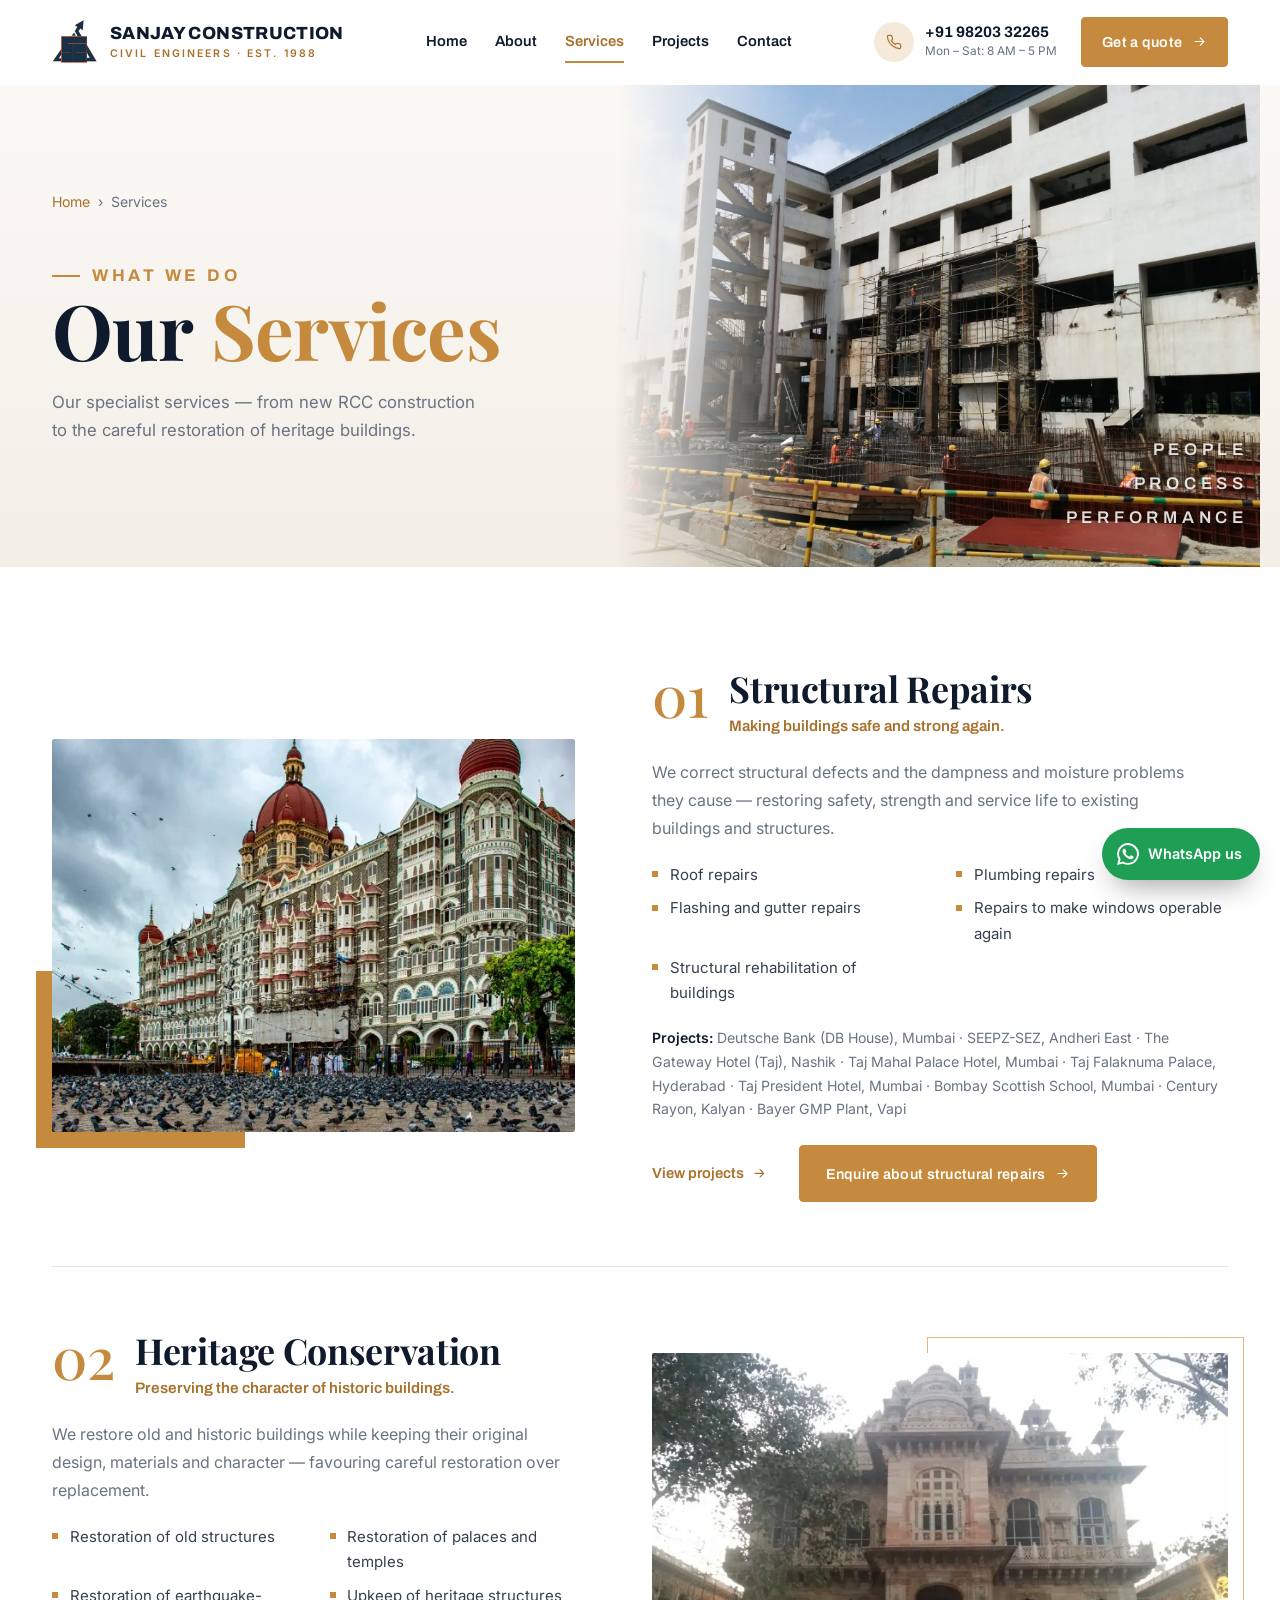
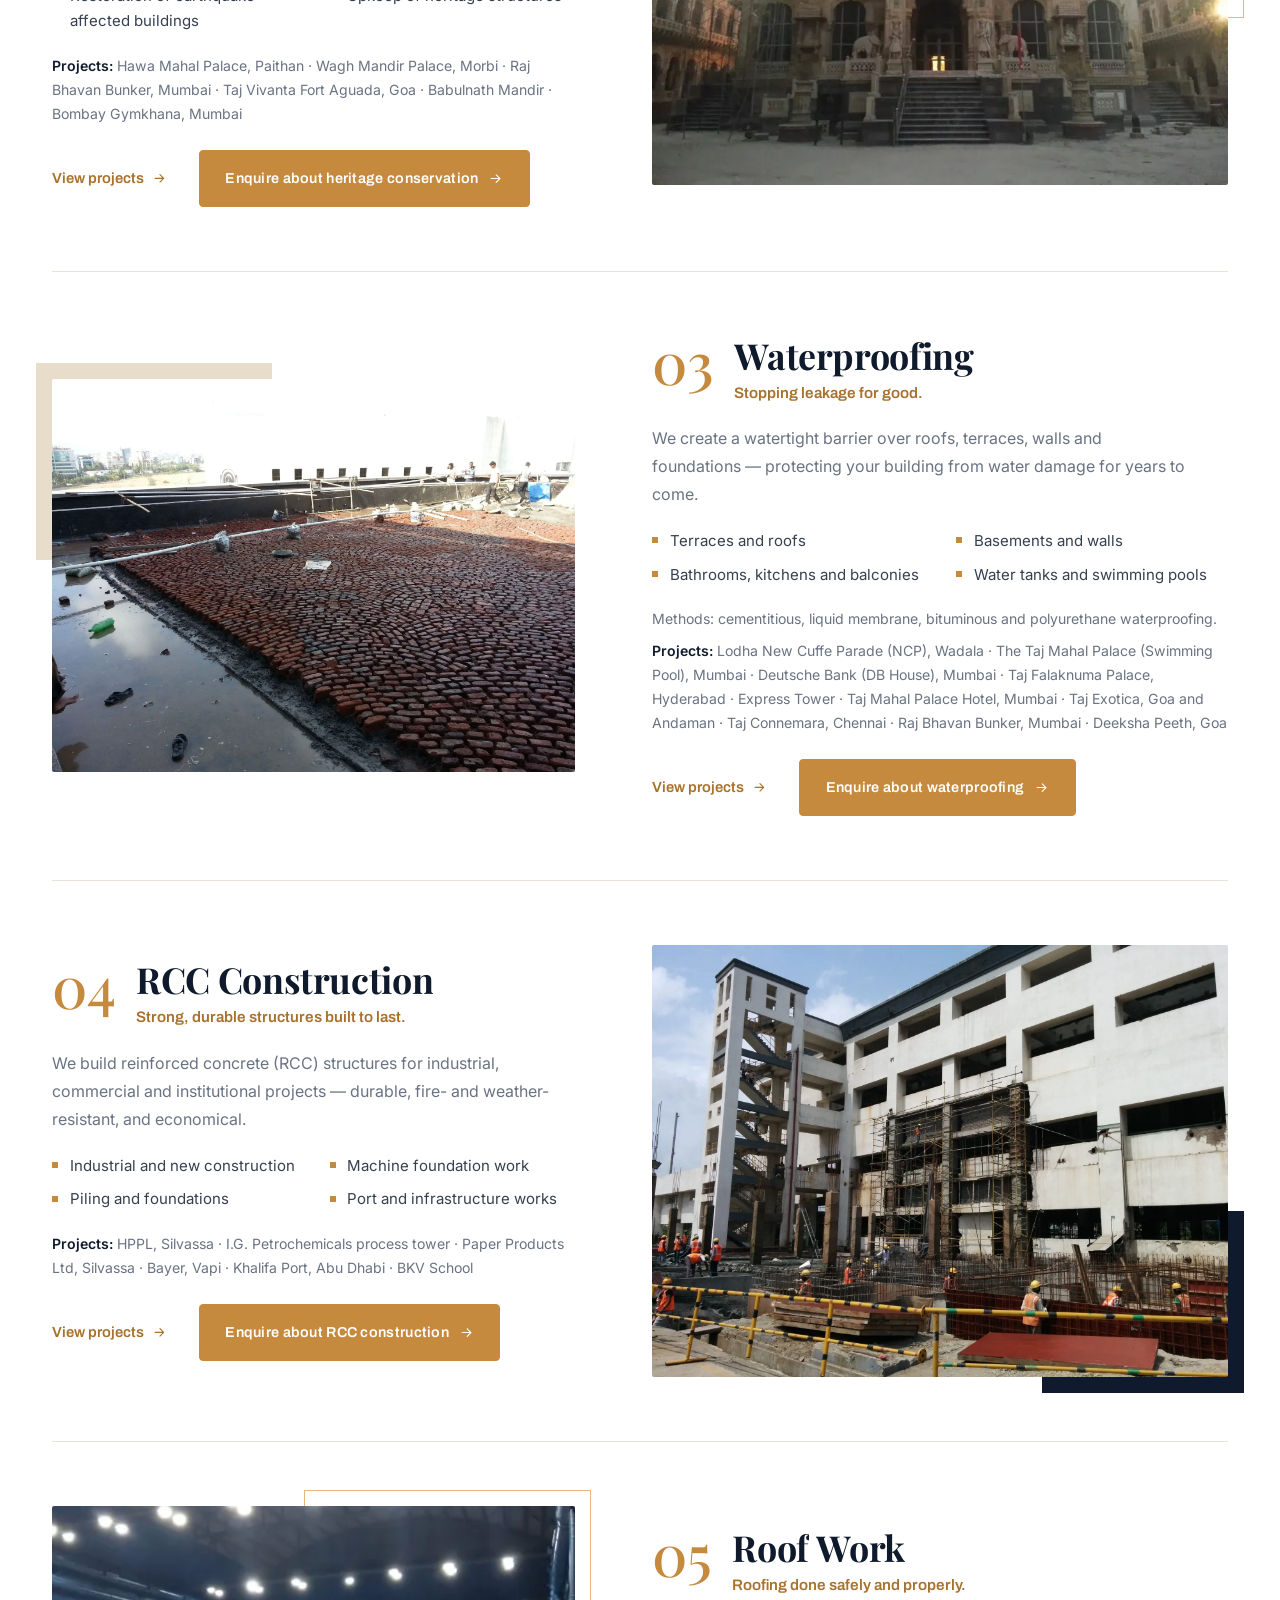
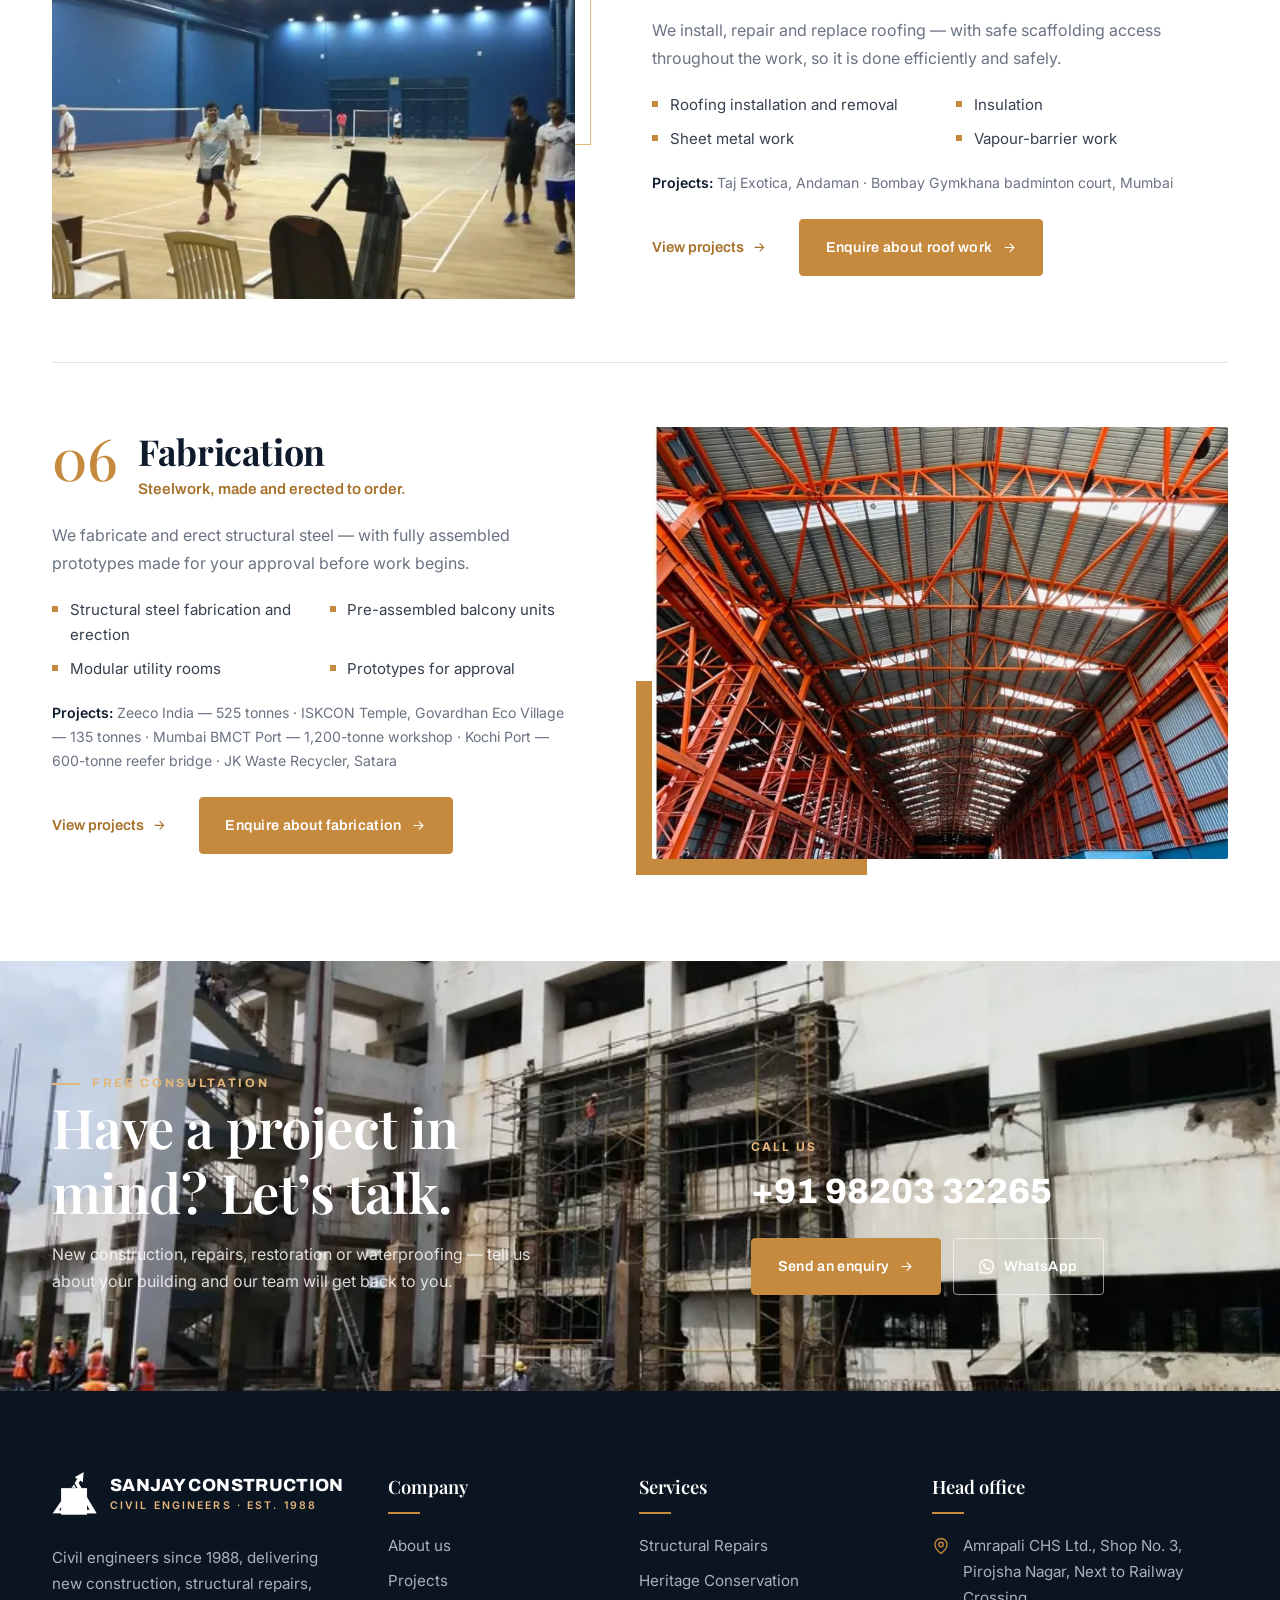
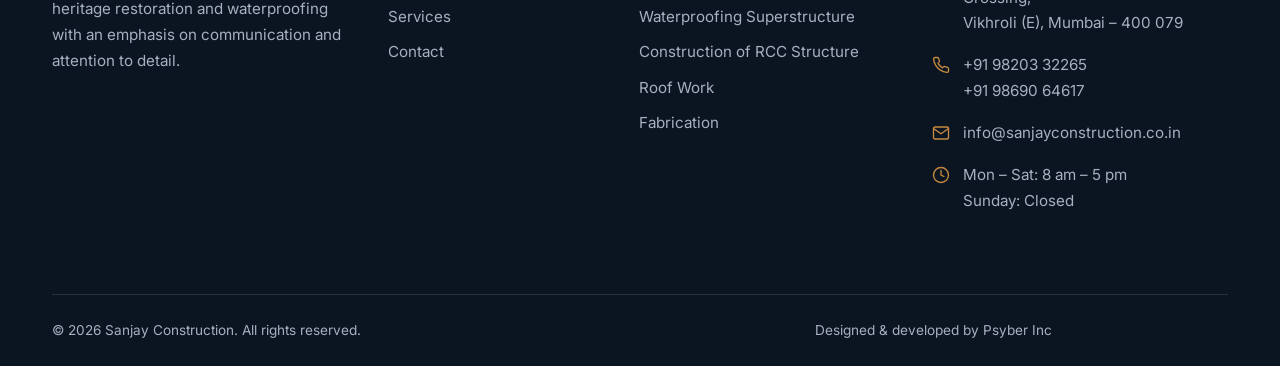
<file: services.html>
<!doctype html>
<html lang="en-IN" class="no-js">
<head>
  <meta charset="utf-8">
  <meta name="viewport" content="width=device-width, initial-scale=1">
  <title>Services | Structural Repairs, Heritage Conservation, Waterproofing & RCC — Sanjay Construction</title>
  <meta name="description" content="Structural repairs, heritage conservation, waterproofing superstructure, construction of RCC structures, roof work and fabrication by Sanjay Construction, Mumbai.">
  <link rel="canonical" href="https://sanjayconstruction.co.in/services.html">
  <meta name="theme-color" content="#0d1726">
  <meta property="og:type" content="website">
  <meta property="og:site_name" content="Sanjay Construction">
  <meta property="og:title" content="Services | Structural Repairs, Heritage Conservation, Waterproofing & RCC — Sanjay Construction">
  <meta property="og:description" content="Structural repairs, heritage conservation, waterproofing superstructure, construction of RCC structures, roof work and fabrication by Sanjay Construction, Mumbai.">
  <meta property="og:image" content="https://sanjayconstruction.co.in/assets/img/projects/rcc-reinforcement.webp">
  <meta property="og:url" content="https://sanjayconstruction.co.in/services.html">
  <link rel="icon" type="image/png" href="assets/img/logo-mark.png">
  <link rel="preconnect" href="https://fonts.googleapis.com">
  <link rel="preconnect" href="https://fonts.gstatic.com" crossorigin>
  <link rel="stylesheet" href="https://fonts.googleapis.com/css2?family=Archivo:wght@500;600;700;800&family=Playfair+Display:wght@500;600;700&family=Inter:wght@400;500;600&display=swap">
  <script>if (!window.matchMedia("(prefers-reduced-motion: reduce)").matches) document.documentElement.classList.add("motion");</script>
  <link rel="stylesheet" href="assets/css/style.css?v=34">
  
  <script type="application/ld+json">
  {
    "@context": "https://schema.org",
    "@type": "GeneralContractor",
    "name": "Sanjay Construction",
    "url": "https://sanjayconstruction.co.in/",
    "logo": "https://sanjayconstruction.co.in/assets/img/logo-mark.png",
    "image": "https://sanjayconstruction.co.in/assets/img/projects/taj-mumbai.webp",
    "description": "Civil engineers since 1988 — structural repairs, heritage conservation, waterproofing, RCC construction, roof work and fabrication.",
    "foundingDate": "1988",
    "founder": { "@type": "Person", "name": "Sanjay Rathod", "jobTitle": "CMD" },
    "telephone": ["+91-9820332265", "+91-9869064617"],
    "email": "info@sanjayconstruction.co.in",
    "address": {
      "@type": "PostalAddress",
      "streetAddress": "Shop No. 3, Amrapali CHS Ltd., Pirojsha Nagar, Next to Railway Crossing, Vikhroli (E)",
      "addressLocality": "Mumbai",
      "postalCode": "400079",
      "addressRegion": "Maharashtra",
      "addressCountry": "IN"
    },
    "openingHoursSpecification": [{
      "@type": "OpeningHoursSpecification",
      "dayOfWeek": ["Monday", "Tuesday", "Wednesday", "Thursday", "Friday", "Saturday"],
      "opens": "08:00", "closes": "17:00"
    }]
  }
  </script>
</head>
<body>
<a class="skip-link" href="#main">Skip to content</a>
<svg width="0" height="0" style="position:absolute" aria-hidden="true">
  <defs>
    <symbol id="i-arrow" viewBox="0 0 24 24" fill="none" stroke="currentColor" stroke-width="1.8" stroke-linecap="round" stroke-linejoin="round"><path d="M5 12h14M13 6l6 6-6 6"/></symbol>
    <symbol id="i-left" viewBox="0 0 24 24" fill="none" stroke="currentColor" stroke-width="1.8" stroke-linecap="round" stroke-linejoin="round"><path d="M19 12H5M11 18l-6-6 6-6"/></symbol>
    <symbol id="i-close" viewBox="0 0 24 24" fill="none" stroke="currentColor" stroke-width="1.8" stroke-linecap="round"><path d="M6 6l12 12M18 6L6 18"/></symbol>
    <symbol id="i-phone" viewBox="0 0 24 24" fill="none" stroke="currentColor" stroke-width="1.8" stroke-linecap="round" stroke-linejoin="round"><path d="M22 16.9v3a2 2 0 0 1-2.2 2 19.8 19.8 0 0 1-8.6-3.1 19.5 19.5 0 0 1-6-6A19.8 19.8 0 0 1 2.1 4.2 2 2 0 0 1 4.1 2h3a2 2 0 0 1 2 1.7c.1.9.4 1.8.7 2.7a2 2 0 0 1-.5 2.1L8 9.8a16 16 0 0 0 6 6l1.3-1.3a2 2 0 0 1 2.1-.4c.9.3 1.8.6 2.7.7a2 2 0 0 1 1.7 2z"/></symbol>
    <symbol id="i-mail" viewBox="0 0 24 24" fill="none" stroke="currentColor" stroke-width="1.8" stroke-linecap="round" stroke-linejoin="round"><rect x="2" y="4" width="20" height="16" rx="2"/><path d="M22 6l-10 7L2 6"/></symbol>
    <symbol id="i-pin" viewBox="0 0 24 24" fill="none" stroke="currentColor" stroke-width="1.8" stroke-linecap="round" stroke-linejoin="round"><path d="M20 10c0 6-8 12-8 12s-8-6-8-12a8 8 0 0 1 16 0z"/><circle cx="12" cy="10" r="3"/></symbol>
    <symbol id="i-clock" viewBox="0 0 24 24" fill="none" stroke="currentColor" stroke-width="1.8" stroke-linecap="round"><circle cx="12" cy="12" r="10"/><path d="M12 6v6l4 2"/></symbol>
    <symbol id="i-award" viewBox="0 0 24 24" fill="none" stroke="currentColor" stroke-width="1.4" stroke-linecap="round" stroke-linejoin="round"><circle cx="12" cy="8" r="6"/><path d="M15.5 13.5 17 22l-5-3-5 3 1.5-8.5"/></symbol>
    <symbol id="i-whatsapp" viewBox="0 0 24 24" fill="currentColor"><path d="M17.5 14.4c-.3-.1-1.8-.9-2-1-.3-.1-.5-.1-.7.1-.2.3-.8 1-.9 1.2-.2.2-.3.2-.6.1-.3-.1-1.3-.5-2.4-1.5-.9-.8-1.5-1.8-1.7-2.1-.2-.3 0-.5.1-.6l.4-.5c.2-.2.2-.3.3-.5.1-.2.1-.4 0-.5l-.9-2.2c-.2-.6-.5-.5-.7-.5h-.6c-.2 0-.5.1-.8.4-.3.3-1 1-1 2.5s1.1 2.9 1.2 3.1c.1.2 2.1 3.2 5.1 4.5.7.3 1.3.5 1.7.6.7.2 1.4.2 1.9.1.6-.1 1.8-.7 2-1.4.2-.7.2-1.3.2-1.4-.1-.1-.3-.2-.6-.3zM12 21.8a9.9 9.9 0 0 1-5-1.4l-.4-.2-3.7 1 1-3.6-.2-.4A9.8 9.8 0 0 1 12 2.2a9.8 9.8 0 0 1 9.8 9.8c0 5.4-4.4 9.8-9.8 9.8zm8.4-18.2A11.8 11.8 0 0 0 1.7 17.7L0 24l6.4-1.7a11.8 11.8 0 0 0 5.6 1.4h.1A11.8 11.8 0 0 0 20.4 3.6z"/></symbol>
    <symbol id="i-building" viewBox="0 0 24 24" fill="none" stroke="currentColor" stroke-linecap="round" stroke-linejoin="round"><path d="M3 21h18M5 21V7l7-4 7 4v14M9 9h1M14 9h1M9 13h1M14 13h1M10 21v-4h4v4"/></symbol>
    <symbol id="i-column" viewBox="0 0 24 24" fill="none" stroke="currentColor" stroke-linecap="round" stroke-linejoin="round"><path d="M2 21h20M4 18h16M12 3 3 8h18zM6 8v10M10 8v10M14 8v10M18 8v10"/></symbol>
    <symbol id="i-foundation" viewBox="0 0 24 24" fill="none" stroke="currentColor" stroke-linecap="round" stroke-linejoin="round"><path d="M2 20h20M4 20v-5h16v5M7 15V9h10v6M10 9V4h4v5"/></symbol>
    <symbol id="i-beam" viewBox="0 0 24 24" fill="none" stroke="currentColor" stroke-linecap="round" stroke-linejoin="round"><path d="M3 5h18M3 19h18M12 5v14M3 5v2M21 5v2M3 19v-2M21 19v-2"/></symbol>
    <symbol id="i-shield" viewBox="0 0 24 24" fill="none" stroke="currentColor" stroke-linecap="round" stroke-linejoin="round"><path d="M12 22s8-4 8-10V5l-8-3-8 3v7c0 6 8 10 8 10z"/><path d="m9 12 2 2 4-4"/></symbol>
    <symbol id="i-layers" viewBox="0 0 24 24" fill="none" stroke="currentColor" stroke-linecap="round" stroke-linejoin="round"><path d="m12 2 10 5-10 5L2 7z"/><path d="m2 17 10 5 10-5M2 12l10 5 10-5"/></symbol>
    <symbol id="i-crack" viewBox="0 0 24 24" fill="none" stroke="currentColor" stroke-linecap="round" stroke-linejoin="round"><rect x="3" y="3" width="18" height="18" rx="1"/><path d="m11 3-2 5 4 3-3 4 2 6"/></symbol>
    <symbol id="i-users" viewBox="0 0 24 24" fill="none" stroke="currentColor" stroke-linecap="round" stroke-linejoin="round"><path d="M17 21v-2a4 4 0 0 0-4-4H5a4 4 0 0 0-4 4v2"/><circle cx="9" cy="7" r="4"/><path d="M23 21v-2a4 4 0 0 0-3-3.9M16 3.1a4 4 0 0 1 0 7.8"/></symbol>
    <symbol id="i-chat" viewBox="0 0 24 24" fill="none" stroke="currentColor" stroke-linecap="round" stroke-linejoin="round"><path d="M21 15a2 2 0 0 1-2 2H7l-4 4V5a2 2 0 0 1 2-2h14a2 2 0 0 1 2 2z"/></symbol>
    <symbol id="i-expand" viewBox="0 0 24 24" fill="none" stroke="currentColor" stroke-width="2" stroke-linecap="round" stroke-linejoin="round"><path d="M15 3h6v6M9 21H3v-6M21 3l-7 7M3 21l7-7"/></symbol>
    <symbol id="i-drop" viewBox="0 0 24 24" fill="none" stroke="currentColor" stroke-linecap="round" stroke-linejoin="round"><path d="M12 2.7s7 7.3 7 12.3a7 7 0 0 1-14 0c0-5 7-12.3 7-12.3z"/><path d="M9 15a3 3 0 0 0 3 3"/></symbol>
    <symbol id="i-roof" viewBox="0 0 24 24" fill="none" stroke="currentColor" stroke-linecap="round" stroke-linejoin="round"><path d="M2 12 12 4l10 8M5 10v10h14V10M10 20v-5h4v5"/></symbol>
    <symbol id="i-ruler" viewBox="0 0 24 24" fill="none" stroke="currentColor" stroke-linecap="round" stroke-linejoin="round"><path d="M3 17 17 3l4 4L7 21z"/><path d="m7 13 2 2M10 10l2 2M13 7l2 2"/></symbol>
    <symbol id="i-crane" viewBox="0 0 24 24" fill="none" stroke="currentColor" stroke-linecap="round" stroke-linejoin="round"><path d="M6 21V4h2v17M4 21h8M8 5h13l-4 4H8M18 9v4M16 13h4v3h-4z"/></symbol>
    <symbol id="i-key" viewBox="0 0 24 24" fill="none" stroke="currentColor" stroke-linecap="round" stroke-linejoin="round"><circle cx="8" cy="15" r="4"/><path d="m10.8 12.2 9.2-9.2M17 6l3 3M14 9l2 2"/></symbol>
    <symbol id="i-check" viewBox="0 0 24 24" fill="none" stroke="currentColor" stroke-linecap="round" stroke-linejoin="round"><circle cx="12" cy="12" r="10"/><path d="m8 12 3 3 5-6"/></symbol>
  </defs>
</svg>


<div class="progress" aria-hidden="true"></div>
<header class="site-header">
  <div class="container">
    <nav class="nav" aria-label="Primary">
      <a class="brand" href="index.html" aria-label="Sanjay Construction — home">
        <img src="assets/img/logo-mark.png" alt="" width="44" height="44">
        <span class="brand__text">
          <span class="brand__name">Sanjay Construction</span>
          <span class="brand__tag">Civil Engineers · Est. 1988</span>
        </span>
      </a>
      <div class="nav__links" id="primary-nav">
        <a class="nav__link" href="index.html">Home</a>
        <a class="nav__link" href="about.html">About</a>
        <a class="nav__link" href="services.html" aria-current="page">Services</a>
        <a class="nav__link" href="projects.html">Projects</a>
        <a class="nav__link" href="contact.html">Contact</a>
        <div class="nav__mobile-extra">
          <a href="tel:+919820332265">+91 98203 32265</a>
          <a href="mailto:info@sanjayconstruction.co.in">info@sanjayconstruction.co.in</a>
          <span>Vikhroli (E), Mumbai 400 079</span>
        </div>
      </div>
      <div class="nav__cta">
        <a class="nav__phone" href="tel:+919820332265"><span class="nav__phone-icon"><svg aria-hidden="true"><use href="#i-phone"/></svg></span><span><b>+91 98203 32265</b><small>Mon – Sat: 8 AM – 5 PM</small></span></a>
        <a class="btn btn--copper" href="contact.html">Get a quote <svg aria-hidden="true"><use href="#i-arrow"/></svg></a>
        <button class="nav__toggle" type="button" aria-controls="primary-nav" aria-expanded="false" aria-label="Open menu"><span></span><span></span><span></span></button>
      </div>
    </nav>
  </div>
</header>
<main id="main">

  <section class="page-hero page-hero--light" aria-labelledby="page-title">
    <div class="container page-hero__grid">
      <div class="page-hero__text">
        <nav class="breadcrumb" aria-label="Breadcrumb"><a href="index.html">Home</a><span aria-hidden="true">›</span><span aria-current="page">Services</span></nav>
        <p class="label">What we do</p>
        <h1 id="page-title">Our <span class="gold">Services</span></h1>
        <p>Our specialist services — from new RCC construction to the careful restoration of heritage buildings.</p>
      </div>
      <div class="page-hero__visual"><img src="assets/img/projects/rcc-frame.webp" alt="RCC building under construction with scaffolding" width="1800" height="1350"></div>
    </div>
    <p class="page-hero__side" aria-hidden="true">People<br>Process<br>Performance</p>
  </section>

  <section class="section srows" aria-label="Our services">
    <div class="container">
    <article class="srow" id="structural-repairs" aria-labelledby="structural-repairs-title">
      <figure class="srow__media srow__media--a reveal"><img src="assets/img/projects/pf-taj-mahal-palace.webp" alt="The Taj Mahal Palace Hotel, Mumbai" loading="lazy"></figure>
      <div class="srow__body reveal">
        <div class="srow__head">
          <span class="srow__no">01</span>
          <div><h2 id="structural-repairs-title">Structural Repairs</h2><p class="srow__tag">Making buildings safe and strong again.</p></div>
        </div>
        <p class="srow__desc">We correct structural defects and the dampness and moisture problems they cause — restoring safety, strength and service life to existing buildings and structures.</p>
        <ul class="srow__list"><li>Roof repairs</li><li>Plumbing repairs</li><li>Flashing and gutter repairs</li><li>Repairs to make windows operable again</li><li>Structural rehabilitation of buildings</li></ul>
        <p class="srow__projects"><b>Projects:</b> Deutsche Bank (DB House), Mumbai · SEEPZ-SEZ, Andheri East · The Gateway Hotel (Taj), Nashik · Taj Mahal Palace Hotel, Mumbai · Taj Falaknuma Palace, Hyderabad · Taj President Hotel, Mumbai · Bombay Scottish School, Mumbai · Century Rayon, Kalyan · Bayer GMP Plant, Vapi</p>
        <div class="srow__actions">
          <a class="link" href="projects.html#structural">View projects <svg aria-hidden="true"><use href="#i-arrow"/></svg></a>
          <a class="btn btn--gold" href="contact.html?service=Structural%20Repairs#enquiry">Enquire about structural repairs <svg aria-hidden="true"><use href="#i-arrow"/></svg></a>
        </div>
      </div>
    </article>
    <article class="srow srow--flip" id="heritage-conservation" aria-labelledby="heritage-conservation-title">
      <figure class="srow__media srow__media--b reveal"><img src="assets/img/projects/mani-mandir.webp" alt="Wagh Mandir Palace, Morbi" loading="lazy"></figure>
      <div class="srow__body reveal">
        <div class="srow__head">
          <span class="srow__no">02</span>
          <div><h2 id="heritage-conservation-title">Heritage Conservation</h2><p class="srow__tag">Preserving the character of historic buildings.</p></div>
        </div>
        <p class="srow__desc">We restore old and historic buildings while keeping their original design, materials and character — favouring careful restoration over replacement.</p>
        <ul class="srow__list"><li>Restoration of old structures</li><li>Restoration of palaces and temples</li><li>Restoration of earthquake-affected buildings</li><li>Upkeep of heritage structures</li></ul>
        <p class="srow__projects"><b>Projects:</b> Hawa Mahal Palace, Paithan · Wagh Mandir Palace, Morbi · Raj Bhavan Bunker, Mumbai · Taj Vivanta Fort Aguada, Goa · Babulnath Mandir · Bombay Gymkhana, Mumbai</p>
        <div class="srow__actions">
          <a class="link" href="projects.html#heritage">View projects <svg aria-hidden="true"><use href="#i-arrow"/></svg></a>
          <a class="btn btn--gold" href="contact.html?service=Heritage%20Conservation#enquiry">Enquire about heritage conservation <svg aria-hidden="true"><use href="#i-arrow"/></svg></a>
        </div>
      </div>
    </article>
    <article class="srow" id="waterproofing" aria-labelledby="waterproofing-title">
      <figure class="srow__media srow__media--c reveal"><img src="assets/img/projects/icici.webp" alt="Terrace waterproofing in progress" loading="lazy"></figure>
      <div class="srow__body reveal">
        <div class="srow__head">
          <span class="srow__no">03</span>
          <div><h2 id="waterproofing-title">Waterproofing</h2><p class="srow__tag">Stopping leakage for good.</p></div>
        </div>
        <p class="srow__desc">We create a watertight barrier over roofs, terraces, walls and foundations — protecting your building from water damage for years to come.</p>
        <ul class="srow__list"><li>Terraces and roofs</li><li>Basements and walls</li><li>Bathrooms, kitchens and balconies</li><li>Water tanks and swimming pools</li></ul><p class="srow__note">Methods: cementitious, liquid membrane, bituminous and polyurethane waterproofing.</p>
        <p class="srow__projects"><b>Projects:</b> Lodha New Cuffe Parade (NCP), Wadala · The Taj Mahal Palace (Swimming Pool), Mumbai · Deutsche Bank (DB House), Mumbai · Taj Falaknuma Palace, Hyderabad · Express Tower · Taj Mahal Palace Hotel, Mumbai · Taj Exotica, Goa and Andaman · Taj Connemara, Chennai · Raj Bhavan Bunker, Mumbai · Deeksha Peeth, Goa</p>
        <div class="srow__actions">
          <a class="link" href="projects.html#waterproofing">View projects <svg aria-hidden="true"><use href="#i-arrow"/></svg></a>
          <a class="btn btn--gold" href="contact.html?service=Waterproofing#enquiry">Enquire about waterproofing <svg aria-hidden="true"><use href="#i-arrow"/></svg></a>
        </div>
      </div>
    </article>
    <article class="srow srow--flip" id="rcc-construction" aria-labelledby="rcc-construction-title">
      <figure class="srow__media srow__media--d reveal"><img src="assets/img/projects/rcc-frame.webp" alt="RCC framed building under construction" loading="lazy"></figure>
      <div class="srow__body reveal">
        <div class="srow__head">
          <span class="srow__no">04</span>
          <div><h2 id="rcc-construction-title">RCC Construction</h2><p class="srow__tag">Strong, durable structures built to last.</p></div>
        </div>
        <p class="srow__desc">We build reinforced concrete (RCC) structures for industrial, commercial and institutional projects — durable, fire- and weather-resistant, and economical.</p>
        <ul class="srow__list"><li>Industrial and new construction</li><li>Machine foundation work</li><li>Piling and foundations</li><li>Port and infrastructure works</li></ul>
        <p class="srow__projects"><b>Projects:</b> HPPL, Silvassa · I.G. Petrochemicals process tower · Paper Products Ltd, Silvassa · Bayer, Vapi · Khalifa Port, Abu Dhabi · BKV School</p>
        <div class="srow__actions">
          <a class="link" href="projects.html#rcc">View projects <svg aria-hidden="true"><use href="#i-arrow"/></svg></a>
          <a class="btn btn--gold" href="contact.html?service=RCC%20Construction#enquiry">Enquire about RCC construction <svg aria-hidden="true"><use href="#i-arrow"/></svg></a>
        </div>
      </div>
    </article>
    <article class="srow" id="roof-work" aria-labelledby="roof-work-title">
      <figure class="srow__media srow__media--b reveal"><img src="assets/img/projects/pf-bombay-gymkhana.webp" alt="Badminton court roof at Bombay Gymkhana" loading="lazy"></figure>
      <div class="srow__body reveal">
        <div class="srow__head">
          <span class="srow__no">05</span>
          <div><h2 id="roof-work-title">Roof Work</h2><p class="srow__tag">Roofing done safely and properly.</p></div>
        </div>
        <p class="srow__desc">We install, repair and replace roofing — with safe scaffolding access throughout the work, so it is done efficiently and safely.</p>
        <ul class="srow__list"><li>Roofing installation and removal</li><li>Insulation</li><li>Sheet metal work</li><li>Vapour-barrier work</li></ul>
        <p class="srow__projects"><b>Projects:</b> Taj Exotica, Andaman · Bombay Gymkhana badminton court, Mumbai</p>
        <div class="srow__actions">
          <a class="link" href="projects.html#roof">View projects <svg aria-hidden="true"><use href="#i-arrow"/></svg></a>
          <a class="btn btn--gold" href="contact.html?service=Roof%20Work#enquiry">Enquire about roof work <svg aria-hidden="true"><use href="#i-arrow"/></svg></a>
        </div>
      </div>
    </article>
    <article class="srow srow--flip" id="fabrication" aria-labelledby="fabrication-title">
      <figure class="srow__media srow__media--a reveal"><img src="assets/img/projects/pf-zeeco-india.webp" alt="Steel structure fabricated and erected for Zeeco India" loading="lazy"></figure>
      <div class="srow__body reveal">
        <div class="srow__head">
          <span class="srow__no">06</span>
          <div><h2 id="fabrication-title">Fabrication</h2><p class="srow__tag">Steelwork, made and erected to order.</p></div>
        </div>
        <p class="srow__desc">We fabricate and erect structural steel — with fully assembled prototypes made for your approval before work begins.</p>
        <ul class="srow__list"><li>Structural steel fabrication and erection</li><li>Pre-assembled balcony units</li><li>Modular utility rooms</li><li>Prototypes for approval</li></ul>
        <p class="srow__projects"><b>Projects:</b> Zeeco India — 525 tonnes · ISKCON Temple, Govardhan Eco Village — 135 tonnes · Mumbai BMCT Port — 1,200-tonne workshop · Kochi Port — 600-tonne reefer bridge · JK Waste Recycler, Satara</p>
        <div class="srow__actions">
          <a class="link" href="projects.html#fabrication">View projects <svg aria-hidden="true"><use href="#i-arrow"/></svg></a>
          <a class="btn btn--gold" href="contact.html?service=Fabrication#enquiry">Enquire about fabrication <svg aria-hidden="true"><use href="#i-arrow"/></svg></a>
        </div>
      </div>
    </article>
    </div>
  </section>

</main>

<section class="cta-photo" aria-labelledby="cta-title">
  <div class="cta-photo__media"><img src="assets/img/projects/rcc-frame-sm.webp" alt="" loading="lazy"></div>
  <div class="container">
    <div>
      <p class="label" style="color:#f0b48e">Free consultation</p>
      <h2 id="cta-title">Have a project in mind? Let’s talk.</h2>
      <p>New construction, repairs, restoration or waterproofing — tell us about your building and our team will get back to you.</p>
    </div>
    <div>
      <a class="cta-photo__phone" href="tel:+919820332265"><small>Call us</small>+91 98203 32265</a>
      <div class="cta-photo__actions">
        <a class="btn btn--copper" href="contact.html#enquiry">Send an enquiry <svg aria-hidden="true"><use href="#i-arrow"/></svg></a>
        <a class="btn btn--ghost" href="https://wa.me/919820332265?text=Inquiry%20-%20sanjayconstruction.co.in" target="_blank" rel="noopener"><svg aria-hidden="true"><use href="#i-whatsapp"/></svg> WhatsApp</a>
      </div>
    </div>
  </div>
</section>

<footer class="site-footer">
  <div class="container">
    <div class="footer__top">
      <div>
        <a class="brand" href="index.html" aria-label="Sanjay Construction — home">
          <img src="assets/img/logo-mark.png" alt="" width="44" height="44" loading="lazy">
          <span class="brand__text"><span class="brand__name">Sanjay Construction</span><span class="brand__tag">Civil Engineers · Est. 1988</span></span>
        </a>
        <p class="footer__about">Civil engineers since 1988, delivering new construction, structural repairs, heritage restoration and waterproofing with an emphasis on communication and attention to detail.</p>
      </div>
      <div>
        <p class="footer__title">Company</p>
        <ul class="footer__links">
          <li><a href="about.html">About us</a></li>
          <li><a href="projects.html">Projects</a></li>
          <li><a href="services.html">Services</a></li>
          <li><a href="contact.html">Contact</a></li>
        </ul>
      </div>
      <div>
        <p class="footer__title">Services</p>
        <ul class="footer__links">
          <li><a href="services.html#structural-repairs">Structural Repairs</a></li>
          <li><a href="services.html#heritage-conservation">Heritage Conservation</a></li>
          <li><a href="services.html#waterproofing">Waterproofing Superstructure</a></li>
          <li><a href="services.html#rcc-construction">Construction of RCC Structure</a></li>
          <li><a href="services.html#roof-work">Roof Work</a></li>
          <li><a href="services.html#fabrication">Fabrication</a></li>
        </ul>
      </div>
      <div>
        <p class="footer__title">Head office</p>
        <ul class="footer__contact">
          <li><svg aria-hidden="true"><use href="#i-pin"/></svg><span>Amrapali CHS Ltd., Shop No. 3,<br>Pirojsha Nagar, Next to Railway Crossing,<br>Vikhroli (E), Mumbai – 400 079</span></li>
          <li><svg aria-hidden="true"><use href="#i-phone"/></svg><span><a href="tel:+919820332265">+91 98203 32265</a><br><a href="tel:+919869064617">+91 98690 64617</a></span></li>
          <li><svg aria-hidden="true"><use href="#i-mail"/></svg><a href="mailto:info@sanjayconstruction.co.in">info@sanjayconstruction.co.in</a></li>
          <li><svg aria-hidden="true"><use href="#i-clock"/></svg><span>Mon – Sat: 8 am – 5 pm<br>Sunday: Closed</span></li>
        </ul>
      </div>
    </div>
    <div class="footer__bottom">
      <span>© <span data-year>2026</span> Sanjay Construction. All rights reserved.</span>
      <span>Designed &amp; developed by <a href="https://psyber.co/" rel="noopener">Psyber Inc</a></span>
    </div>
  </div>
</footer>

<button class="to-top" type="button" aria-label="Back to top"><svg aria-hidden="true"><use href="#i-arrow"/></svg></button>

<a class="wa-float" href="https://wa.me/919820332265?text=Inquiry%20-%20sanjayconstruction.co.in" target="_blank" rel="noopener" aria-label="Chat with us on WhatsApp">
  <svg aria-hidden="true"><use href="#i-whatsapp"/></svg><span>WhatsApp us</span>
</a>

<script src="assets/js/main.js?v=23" defer></script>
</body>
</html>
</file>
<file: assets/css/style.css>
/* ==========================================================================
   Sanjay Construction — stylesheet
   Navy + warm gold on cream. Serif headings, bold uppercase display type.
   ========================================================================== */

:root {
  --navy: #0f1b2d;
  --navy-2: #16253b;
  --navy-3: #1f3150;
  --cream: #f7f3ec;
  --cream-2: #efe8dc;
  --paper: #ffffff;
  --text: #36404f;
  --muted: #6a7382;
  --muted-light: #a7b0be;
  --line: #e7e1d6;
  --line-dark: rgba(255, 255, 255, 0.12);
  --gold: #c58a3e;
  --gold-dark: #a8712c;
  --gold-light: #e4b77a;
  --gold-soft: #f5ead9;

  --font-serif: "Playfair Display", Georgia, "Times New Roman", serif;
  --font-display: "Archivo", "Helvetica Neue", Arial, sans-serif;
  --font-body: "Inter", system-ui, -apple-system, "Segoe UI", sans-serif;

  --container: 1240px;
  --gutter: clamp(1rem, 4vw, 2rem);
  --section: clamp(4.5rem, 8vw, 7rem);
  --radius: 4px;
  --ease: cubic-bezier(0.22, 1, 0.36, 1);
  --header-h: 84px;
  --shadow: 0 1px 2px rgba(15,27,45,.04), 0 16px 40px -24px rgba(15,27,45,.35);
}

/* ---------- Reset ---------- */
*, *::before, *::after { box-sizing: border-box; }
html { -webkit-text-size-adjust: 100%; scroll-behavior: smooth; scroll-padding-top: calc(var(--header-h) + 1rem); }
body { margin: 0; font-family: var(--font-body); font-size: 1rem; line-height: 1.7; color: var(--text); background: var(--paper); -webkit-font-smoothing: antialiased; overflow-x: hidden; }
img { max-width: 100%; height: auto; display: block; }
a { color: inherit; text-decoration: none; }
button, input, select, textarea { font: inherit; color: inherit; }
h1, h2, h3, h4 { margin: 0; color: var(--navy); line-height: 1.2; }
h1, h2 { font-family: var(--font-serif); font-weight: 600; letter-spacing: -0.01em; }
h3, h4 { font-family: var(--font-display); font-weight: 700; }
p { margin: 0 0 1em; }
ul, ol { margin: 0; padding: 0; list-style: none; }
:focus-visible { outline: 2px solid var(--gold); outline-offset: 3px; }
::selection { background: var(--gold); color: #fff; }

.skip-link { position: absolute; left: 1rem; top: -100px; z-index: 1000; background: var(--gold); color: #fff; padding: .75rem 1rem; }
.skip-link:focus { top: 1rem; }
.sr-only { position: absolute; width: 1px; height: 1px; overflow: hidden; clip: rect(0 0 0 0); white-space: nowrap; }

/* Scroll progress */
.progress { position: fixed; left: 0; top: 0; z-index: 200; height: 3px; width: 100%; background: var(--gold); transform-origin: left; transform: scaleX(0); pointer-events: none; }

/* ---------- Layout ---------- */
.container { width: 100%; max-width: var(--container); margin-inline: auto; padding-inline: var(--gutter); }
.section { padding-block: var(--section); }
.section--alt, .section--grid { background: var(--cream); }
.section--dark { background: var(--navy); color: #cfd6e0; }
.section--dark h2, .section--dark h3 { color: #fff; }
.muted { color: var(--muted); }

.label { display: inline-flex; align-items: center; gap: .75rem; font-family: var(--font-display); font-size: .76rem; font-weight: 700; letter-spacing: .22em; text-transform: uppercase; color: var(--gold); margin-bottom: 1rem; }
.label::before { content: ""; width: 28px; height: 2px; background: currentColor; }
.label b { font-weight: inherit; color: inherit; }

.section-title { display: grid; gap: 1rem 4rem; grid-template-columns: 1fr; align-items: end; margin-bottom: clamp(2.5rem, 5vw, 3.5rem); }
@media (min-width: 900px) { .section-title { grid-template-columns: 1.2fr 1fr; } }
.section-title h2 { font-size: clamp(2rem, 3.6vw, 3rem); }
.section-title p:not(.label) { margin: 0; color: var(--muted); max-width: 46ch; }
.section--dark .section-title p { color: var(--muted-light); }
.section-more { margin-top: 2.5rem; }
.gold { color: var(--gold); }

/* ---------- Buttons ---------- */
.btn {
  position: relative; overflow: hidden; isolation: isolate;
  display: inline-flex; align-items: center; justify-content: center; gap: .6rem;
  padding: .95rem 1.6rem; min-height: 50px;
  font-family: var(--font-display); font-size: .9rem; font-weight: 600; letter-spacing: .02em;
  background: var(--navy); color: #fff; border: 1px solid var(--navy); border-radius: var(--radius);
  cursor: pointer; transition: background .3s, border-color .3s, color .3s, transform .3s var(--ease), box-shadow .3s;
}
.btn svg { width: 1.05em; height: 1.05em; transition: transform .3s var(--ease); }
.btn:hover svg { transform: translateX(3px); }
.btn--copper, .btn--gold { background: var(--gold); border-color: var(--gold); }
.btn--copper:hover, .btn--gold:hover { background: var(--gold-dark); border-color: var(--gold-dark); }
.btn--outline { background: transparent; color: var(--navy); border-color: var(--navy); }
.btn--outline:hover { background: var(--navy); color: #fff; }
.btn--ghost { background: transparent; color: #fff; border-color: rgba(255,255,255,.55); }
.btn--ghost:hover { background: #fff; color: var(--navy); border-color: #fff; }
.btn--light { background: #fff; color: var(--navy); border-color: #fff; }

.link { display: inline-flex; align-items: center; gap: .5rem; font-family: var(--font-display); font-weight: 600; font-size: .92rem; color: var(--gold-dark); }
.link svg { width: 1em; height: 1em; transition: transform .3s var(--ease); }
.link:hover svg { transform: translateX(5px); }

/* ---------- Header ---------- */
.site-header { position: fixed; left: 0; right: 0; top: 0; z-index: 100; background: rgba(255,255,255,.96); backdrop-filter: blur(10px); -webkit-backdrop-filter: blur(10px); border-bottom: 1px solid transparent; transition: box-shadow .3s, border-color .3s; }
.site-header.is-scrolled { border-color: var(--line); box-shadow: 0 8px 30px -18px rgba(15,27,45,.35); }
.nav { display: flex; align-items: center; justify-content: space-between; height: var(--header-h); gap: 2rem; transition: height .3s var(--ease); }
.is-scrolled .nav { height: 70px; }
.brand { display: inline-flex; align-items: center; gap: .75rem; flex-shrink: 0; color: var(--navy); }
.brand img { width: 46px; height: 46px; transition: transform .5s var(--ease); }
.brand__text { display: flex; flex-direction: column; line-height: 1.05; }
.brand__name { font-family: var(--font-display); font-weight: 800; font-size: 1.1rem; letter-spacing: .02em; text-transform: uppercase; }
.brand__tag { font-size: .66rem; letter-spacing: .2em; text-transform: uppercase; color: var(--gold-dark); margin-top: .3rem; font-weight: 600; }

.nav__links { display: flex; align-items: center; gap: clamp(1.25rem, 2.2vw, 2.25rem); }
.nav__link { position: relative; font-family: var(--font-display); font-size: .92rem; font-weight: 600; color: var(--navy); padding-block: .5rem; }
.nav__link::after { content: ""; position: absolute; left: 0; right: 0; bottom: 0; height: 2px; background: var(--gold); transform: scaleX(0); transform-origin: right; transition: transform .35s var(--ease); }
.nav__link:hover::after, .nav__link[aria-current="page"]::after { transform: scaleX(1); transform-origin: left; }
.nav__link[aria-current="page"] { color: var(--gold-dark); }
.nav__cta { display: flex; align-items: center; gap: 1.5rem; }
.nav__phone { display: inline-flex; align-items: center; gap: .7rem; color: var(--navy); }
.nav__phone-icon { display: grid; place-items: center; width: 40px; height: 40px; border-radius: 50%; background: var(--gold-soft); color: var(--gold-dark); transition: background .3s, color .3s; }
.nav__phone:hover .nav__phone-icon { background: var(--gold); color: #fff; }
.nav__phone svg { width: 16px; height: 16px; }
.nav__phone b { display: block; font-family: var(--font-display); font-size: .95rem; line-height: 1.2; }
.nav__phone small { display: block; font-size: .74rem; color: var(--muted); }
.nav .btn { padding: .75rem 1.25rem; min-height: 46px; }

.nav__toggle { display: none; width: 48px; height: 48px; border: 0; background: none; cursor: pointer; position: relative; margin-right: -6px; color: var(--navy); flex-shrink: 0; }
.nav__toggle span { position: absolute; left: 12px; right: 12px; height: 2px; background: currentColor; transition: transform .3s, opacity .3s; }
.nav__toggle span:nth-child(1) { top: 17px; }
.nav__toggle span:nth-child(2) { top: 23px; }
.nav__toggle span:nth-child(3) { top: 29px; }
.nav-open .nav__toggle span:nth-child(1) { transform: translateY(6px) rotate(45deg); }
.nav-open .nav__toggle span:nth-child(2) { opacity: 0; }
.nav-open .nav__toggle span:nth-child(3) { transform: translateY(-6px) rotate(-45deg); }
.nav__mobile-extra { display: none; }

@media (max-width: 1150px) { .nav__phone { display: none; } }
@media (max-width: 960px) {
  :root { --header-h: 70px; }
  .is-scrolled .nav { height: 64px; }
  .nav__toggle { display: block; z-index: 2; }
  .nav__cta .btn { display: none; }
  .nav__links { position: fixed; inset: 0; z-index: 1; flex-direction: column; align-items: stretch; justify-content: flex-start; gap: 0; padding: calc(var(--header-h) + 1.5rem) var(--gutter) 2rem; background: var(--navy); visibility: hidden; opacity: 0; }
  .nav-open .nav__links { visibility: visible; opacity: 1; transition: opacity .3s; }
  .nav__links .nav__link { color: #fff; font-family: var(--font-serif); font-size: 1.6rem; font-weight: 600; padding: 1rem 0; border-bottom: 1px solid var(--line-dark); opacity: 0; transform: translateY(12px); transition: opacity .4s, transform .4s var(--ease); }
  .nav-open .nav__links .nav__link { opacity: 1; transform: none; }
  .nav-open .nav__links .nav__link:nth-child(2) { transition-delay: .05s; }
  .nav-open .nav__links .nav__link:nth-child(3) { transition-delay: .1s; }
  .nav-open .nav__links .nav__link:nth-child(4) { transition-delay: .15s; }
  .nav-open .nav__links .nav__link:nth-child(5) { transition-delay: .2s; }
  .nav__links .nav__link::after { display: none; }
  .nav__links .nav__link[aria-current="page"] { color: var(--gold-light); }
  .nav__mobile-extra { display: flex; flex-direction: column; gap: .6rem; margin-top: 2rem; color: var(--muted-light); }
  .nav__mobile-extra a { color: #fff; font-weight: 600; }
  .nav-open .site-header { background: transparent; box-shadow: none; border-color: transparent; backdrop-filter: none; -webkit-backdrop-filter: none; }
  .nav-open .brand { color: #fff; }
  .nav-open .brand img { filter: brightness(0) invert(1); }
  .nav-open .nav__toggle { color: #fff; }
  .nav-open { overflow: hidden; }
  .brand { position: relative; z-index: 2; }
}
@media (max-width: 520px) {
  .brand img { width: 38px; height: 38px; }
  .brand__name { font-size: .95rem; }
  .brand__tag { font-size: .58rem; letter-spacing: .14em; }
}

/* ---------- Hero (home) ---------- */
.hero { position: relative; background: var(--cream); overflow: hidden; padding-top: var(--header-h); }
.hero__slider { position: absolute; top: var(--header-h); right: 0; bottom: 0; width: 72%; overflow: hidden; }
.hero__slide { position: absolute; inset: 0; opacity: 0; visibility: hidden; transition: opacity 1s var(--ease), visibility 1s; }
.hero__slide.is-active { opacity: 1; visibility: visible; z-index: 1; }
.hero__slide img { width: 100%; height: 100%; object-fit: cover; transform: scale(1.06); transition: transform 6s ease-out; }
.hero__slide.is-active img { transform: scale(1); }
.hero__slide--full img { object-fit: contain; background: #0f1b2d; }
.hero.is-no-text .hero__content { opacity: 0; pointer-events: none; transform: translateY(16px); }
.hero.is-no-text .hero__slider { width: 100%; }
.hero.is-no-text .hero__slider::after { opacity: 0; }
.hero.is-no-text .hero__side { opacity: 0; }

/* Hawa Mahal & Falaknuma Palace Hero Themes (Matches Mockups) */
.hero.is-theme-hawa-mockup .hero__slider,
.hero.is-theme-falaknuma .hero__slider {
  width: 100%;
}
.hero.is-theme-hawa-mockup .hero__slider::after,
.hero.is-theme-falaknuma .hero__slider::after {
  background:
    linear-gradient(90deg, rgba(8, 16, 28, 0.86) 0%, rgba(8, 16, 28, 0.70) 28%, rgba(8, 16, 28, 0.28) 54%, transparent 75%),
    linear-gradient(0deg, rgba(8, 16, 28, 0.5) 0%, transparent 35%);
}
.hero.is-theme-hawa-mockup .hero__kicker,
.hero.is-theme-falaknuma .hero__kicker {
  font-family: var(--font-display);
  font-size: 0.76rem;
  font-weight: 700;
  letter-spacing: 0.22em;
  text-transform: uppercase;
  color: #d49b4c;
  display: flex;
  align-items: center;
  gap: 0.75rem;
  margin-bottom: 1.25rem;
}
.hero.is-theme-hawa-mockup .hero__kicker::before,
.hero.is-theme-falaknuma .hero__kicker::before {
  content: "";
  display: inline-block;
  width: 26px;
  height: 2px;
  background: #d49b4c;
  flex-shrink: 0;
}
.hero.is-theme-hawa-mockup .hero__kicker i,
.hero.is-theme-falaknuma .hero__kicker i {
  display: none;
}
.hero.is-theme-hawa-mockup .hero__title,
.hero.is-theme-falaknuma .hero__title {
  font-family: var(--font-serif);
  font-weight: 600;
  font-size: clamp(2.4rem, 4.8vw, 4.1rem);
  line-height: 1.08;
  letter-spacing: -0.015em;
  text-transform: none;
  color: #ffffff;
}
.hero.is-theme-hawa-mockup .hero__title .line,
.hero.is-theme-falaknuma .hero__title .line {
  overflow: visible;
  text-transform: none;
  padding-bottom: 0;
}
.hero.is-theme-hawa-mockup .hero__title .line > span,
.hero.is-theme-falaknuma .hero__title .line > span {
  text-transform: none;
}
.hero.is-theme-hawa-mockup .hero__title .gold,
.hero.is-theme-falaknuma .hero__title .gold {
  color: #d49b4c;
}
.hero.is-theme-hawa-mockup .hero__lead,
.hero.is-theme-falaknuma .hero__lead {
  color: rgba(255, 255, 255, 0.92);
  font-size: 1.05rem;
  line-height: 1.6;
  max-width: 44ch;
  margin-top: 1.4rem;
  text-shadow: 0 1px 3px rgba(0, 0, 0, 0.35);
}
.hero.is-theme-hawa-mockup .btn--gold,
.hero.is-theme-falaknuma .btn--gold {
  background: #c58a3e;
  border-color: #c58a3e;
  color: #ffffff;
  box-shadow: 0 8px 24px -6px rgba(197, 138, 62, 0.5);
}
.hero.is-theme-hawa-mockup .btn--gold:hover,
.hero.is-theme-falaknuma .btn--gold:hover {
  background: #b57a30;
  border-color: #b57a30;
}
.hero.is-theme-hawa-mockup .btn--outline,
.hero.is-theme-falaknuma .btn--outline {
  background: rgba(255, 255, 255, 0.05);
  border-color: rgba(255, 255, 255, 0.55);
  color: #ffffff;
  backdrop-filter: blur(4px);
  -webkit-backdrop-filter: blur(4px);
}
.hero.is-theme-hawa-mockup .btn--outline:hover,
.hero.is-theme-falaknuma .btn--outline:hover {
  background: #ffffff;
  border-color: #ffffff;
  color: var(--navy);
}

/* Stats visibility: Hawa Mahal shows 2 stats (30+, 6), Falaknuma shows 3 stats (1988, 30+, 6) */
.hero.is-theme-hawa-mockup .hero__stat--est {
  display: none !important;
}
.hero.is-theme-hawa-mockup .hero__stat--proj,
.hero.is-theme-falaknuma .hero__stat--proj {
  display: none !important;
}
.hero.is-theme-hawa-mockup .hero__stats,
.hero.is-theme-falaknuma .hero__stats {
  display: flex;
  align-items: center;
  gap: 0;
  margin-top: clamp(1.75rem, 3.5vw, 2.5rem);
}
.hero.is-theme-hawa-mockup .hero__stat,
.hero.is-theme-falaknuma .hero__stat {
  padding-right: 1.85rem;
  margin-right: 1.85rem;
  border-right: 1px solid rgba(255, 255, 255, 0.25);
}
.hero.is-theme-hawa-mockup .hero__stat:last-child,
.hero.is-theme-falaknuma .hero__stat:last-child,
.hero.is-theme-hawa-mockup .hero__stat--svc,
.hero.is-theme-falaknuma .hero__stat--svc {
  border-right: none;
  padding-right: 0;
  margin-right: 0;
}
.hero.is-theme-hawa-mockup .hero__stat b,
.hero.is-theme-falaknuma .hero__stat b {
  color: #ffffff;
  font-family: var(--font-display);
  font-weight: 700;
  font-size: clamp(2rem, 3vw, 2.6rem);
  line-height: 1;
}
.hero.is-theme-hawa-mockup .hero__stat b sup,
.hero.is-theme-falaknuma .hero__stat b sup {
  color: #ffffff;
  font-size: 0.65em;
  font-weight: 600;
}
.hero.is-theme-hawa-mockup .hero__stat > span,
.hero.is-theme-falaknuma .hero__stat > span {
  color: rgba(255, 255, 255, 0.85);
  font-size: 0.82rem;
  font-weight: 500;
  line-height: 1.35;
  margin-top: 0.4rem;
}
.hero.is-theme-hawa-mockup .hero__caption,
.hero.is-theme-falaknuma .hero__caption {
  background: rgba(8, 16, 28, 0.85);
  color: #ffffff;
  border-color: rgba(255, 255, 255, 0.2);
}
.hero.is-theme-hawa-mockup .hero__side,
.hero.is-theme-falaknuma .hero__side {
  color: #ffffff;
  text-shadow: 0 2px 6px rgba(0, 0, 0, 0.7);
}
.hero.is-theme-hawa-mockup .hero__side::before,
.hero.is-theme-falaknuma .hero__side::before {
  background: #d49b4c;
}

.hero__slider::after { content: ""; position: absolute; inset: 0; z-index: 2; pointer-events: none; background: linear-gradient(90deg, var(--cream) 0%, rgba(247,243,236,.88) 12%, rgba(247,243,236,0) 38%), linear-gradient(0deg, rgba(15,27,45,.4), transparent 35%); transition: opacity .6s, background .6s; }
.hero__inner { position: relative; z-index: 3; max-width: 1720px; width: 100%; margin-inline: auto; padding-inline: clamp(1.25rem, 3.5vw, 3.5rem); min-height: calc(100vh - var(--header-h)); min-height: calc(100svh - var(--header-h)); display: flex; flex-direction: column; justify-content: center; padding-block: clamp(2.5rem, 5vw, 3.5rem); }
.hero__content { max-width: 580px; margin-left: 0; transition: opacity .5s var(--ease), transform .5s var(--ease); }
.hero__kicker { display: flex; flex-wrap: wrap; gap: .5rem .9rem; align-items: center; font-family: var(--font-display); font-size: .78rem; font-weight: 700; letter-spacing: .24em; text-transform: uppercase; color: var(--navy); margin-bottom: 1.5rem; }
.hero__kicker i { width: 1px; height: 12px; background: var(--gold); }
.hero__title { font-family: var(--font-display); font-weight: 800; font-size: clamp(2.3rem, 4.8vw, 4.2rem); line-height: .98; letter-spacing: -.02em; text-transform: uppercase; color: var(--navy); }
.hero__title .line { display: block; overflow: hidden; padding-bottom: .04em; }
.hero__title .line > span { display: block; transform: translateY(110%); }
.hero__title .gold { color: var(--gold); }
.hero__lead { max-width: 44ch; margin-top: 1.4rem; font-size: 1.05rem; color: var(--text); }
.hero__actions { display: flex; flex-wrap: wrap; gap: .85rem; margin-top: 1.75rem; }
.hero__stats { display: grid; grid-template-columns: repeat(2, auto); justify-content: start; gap: 1.25rem 0; margin-top: clamp(1.75rem, 3.5vw, 2.5rem); }
@media (min-width: 640px) { .hero__stats { grid-template-columns: repeat(4, auto); } }
.hero__stat { padding-right: clamp(1rem, 2vw, 1.75rem); margin-right: clamp(1rem, 2vw, 1.75rem); border-right: 1px solid rgba(15,27,45,.15); }
.hero__stat:last-child { border-right: 0; margin-right: 0; }
@media (max-width: 639px) { .hero__stat:nth-child(2) { border-right: 0; } }
.hero__stat b { display: block; font-family: var(--font-display); font-weight: 800; font-size: clamp(1.7rem, 2.6vw, 2.3rem); color: var(--navy); line-height: 1; }
.hero__stat b sup { color: var(--gold); font-size: .6em; }
.hero__stat > span { display: block; margin-top: .35rem; font-size: .8rem; color: var(--muted); line-height: 1.35; }
.hero__side { position: absolute; right: var(--gutter); bottom: 5.5rem; z-index: 3; color: #fff; font-family: var(--font-display); font-size: .74rem; font-weight: 600; letter-spacing: .3em; text-transform: uppercase; text-align: right; line-height: 2; transition: opacity .4s; text-shadow: 0 1px 4px rgba(0,0,0,.6); }
.hero__side::before { content: ""; display: block; width: 40px; height: 2px; background: var(--gold); margin: 0 0 .75rem auto; }
.hero__caption { position: absolute; right: var(--gutter); top: calc(var(--header-h) + 1.5rem); z-index: 3; background: rgba(15,27,45,.82); color: #fff; font-size: .78rem; padding: .45rem .95rem; border-radius: 999px; backdrop-filter: blur(6px); border: 1px solid rgba(255,255,255,.15); transition: opacity .4s; }

/* Hero slider navigation */
.hero__nav { position: absolute; right: var(--gutter); bottom: 1.8rem; z-index: 4; display: flex; align-items: center; gap: .75rem; background: rgba(15,27,45,.75); padding: .4rem .6rem; border-radius: 999px; backdrop-filter: blur(8px); border: 1px solid rgba(255,255,255,.12); }
.hero__nav-btn { width: 30px; height: 30px; border-radius: 50%; border: 0; background: rgba(255,255,255,.1); color: #fff; display: grid; place-items: center; cursor: pointer; transition: background .25s, color .25s; padding: 0; }
.hero__nav-btn:hover { background: var(--gold); }
.hero__nav-btn svg { width: 14px; height: 14px; }
.hero__dots { display: flex; align-items: center; gap: .45rem; padding-inline: .2rem; }
.hero__dot { width: 7px; height: 7px; border-radius: 999px; border: 0; background: rgba(255,255,255,.4); padding: 0; cursor: pointer; transition: width .3s var(--ease), background .3s; }
.hero__dot.is-active { width: 22px; background: var(--gold); }

/* hero intro animation */
.hero__slider { clip-path: inset(0 0 0 100%); }
.is-loaded .hero__slider { clip-path: inset(0 0 0 0); transition: clip-path 1.4s var(--ease); }
.is-loaded .hero__title .line > span { transform: none; transition: transform 1s var(--ease); }
.is-loaded .hero__title .line:nth-child(2) > span { transition-delay: .12s; }
.is-loaded .hero__title .line:nth-child(3) > span { transition-delay: .24s; }
.hero__kicker, .hero__lead, .hero__actions, .hero__stats, .hero__side, .hero__caption, .hero__nav { opacity: 0; transform: translateY(16px); }
.is-loaded .hero__kicker, .is-loaded .hero__lead, .is-loaded .hero__actions, .is-loaded .hero__stats, .is-loaded .hero__side, .is-loaded .hero__caption, .is-loaded .hero__nav { opacity: 1; transform: none; transition: opacity .9s var(--ease), transform .9s var(--ease); }
.is-loaded .hero__lead { transition-delay: .4s; }
.is-loaded .hero__actions { transition-delay: .5s; }
.is-loaded .hero__stats { transition-delay: .6s; }
.is-loaded .hero__side, .is-loaded .hero__caption, .is-loaded .hero__nav { transition-delay: 1s; }

@media (max-width: 900px) {
  .hero__slider { position: relative; top: 0; width: 100%; height: 60vw; min-height: 280px; }
  .hero__slider::after { background: linear-gradient(0deg, var(--cream) 0%, rgba(247,243,236,0) 45%); }
  .hero__inner { min-height: 0; padding-top: .5rem; margin-top: -1rem; }
  .hero__side { display: none; }
  .hero__caption { top: calc(var(--header-h) + 1rem); }
  .hero__nav { bottom: 1rem; right: var(--gutter); }

  .hero.is-theme-hawa-mockup,
  .hero.is-theme-falaknuma { background: #0c1624; }
  .hero.is-theme-hawa-mockup .hero__slider::after,
  .hero.is-theme-falaknuma .hero__slider::after { background: linear-gradient(0deg, #0c1624 0%, rgba(12, 22, 36, 0.2) 60%, transparent 100%); }
  .hero.is-theme-hawa-mockup .hero__inner,
  .hero.is-theme-falaknuma .hero__inner { padding-top: 1.5rem; }
}

/* ---------- Page banner (inner pages) ---------- */
.page-hero { position: relative; color: #fff; background: var(--navy); overflow: hidden; margin-top: var(--header-h); }
.page-hero__media { position: absolute; inset: 0; }
.page-hero__media img { width: 100%; height: 100%; object-fit: cover; opacity: .4; transform: scale(1.08); transition: transform 2.4s var(--ease); }
.is-loaded .page-hero__media img { transform: scale(1); }
.page-hero__media::after { content: ""; position: absolute; inset: 0; background: linear-gradient(90deg, rgba(15,27,45,.9), rgba(15,27,45,.35)); }
.page-hero .container { position: relative; padding-block: clamp(4rem, 9vw, 7rem); }
.page-hero h1 { font-size: clamp(2.4rem, 5vw, 4rem); color: #fff; }
.page-hero h1::after { content: ""; display: block; width: 60px; height: 3px; background: var(--gold); margin-top: 1.1rem; }
.page-hero p { color: rgba(255,255,255,.85); max-width: 58ch; margin: 1.25rem 0 0; font-size: 1.06rem; }
.breadcrumb { display: flex; gap: .5rem; font-size: .88rem; color: rgba(255,255,255,.7); margin-top: 1.5rem; }
.breadcrumb a { color: var(--gold-light); }
.breadcrumb a:hover { text-decoration: underline; }

/* ---------- Shared bits ---------- */
.split { display: grid; gap: clamp(2rem, 5vw, 4rem); grid-template-columns: 1fr; align-items: center; }
@media (min-width: 900px) { .split { grid-template-columns: 1fr 1fr; } .split--reverse > :first-child { order: 2; } }
.split h2 { font-size: clamp(2rem, 3.6vw, 3rem); margin-bottom: 1.25rem; }
.about-img { position: relative; border-radius: var(--radius); overflow: hidden; }
.about-img img { width: 100%; aspect-ratio: 4 / 3.2; object-fit: cover; transition: transform .8s var(--ease); }
.about-img:hover img { transform: scale(1.04); }
.about-img__badge { position: absolute; left: 0; bottom: 0; background: var(--gold); color: #fff; padding: 1rem 1.3rem; font-size: .85rem; line-height: 1.3; }
.about-img__badge b { display: block; font-family: var(--font-display); font-size: 1.7rem; font-weight: 800; }
.owner { display: flex; align-items: center; gap: 1rem; margin: 1.75rem 0; padding-top: 1.5rem; border-top: 1px solid var(--line); }
.owner__mono { flex: 0 0 auto; width: 50px; height: 50px; border-radius: 50%; display: grid; place-items: center; background: var(--navy); color: var(--gold-light); font-family: var(--font-serif); font-weight: 700; font-size: 1.1rem; }
.owner b { display: block; color: var(--navy); font-family: var(--font-display); }
.owner span { font-size: .9rem; color: var(--muted); }

.check-list { display: grid; gap: .7rem; margin: 1.25rem 0 1.75rem; }
@media (min-width: 600px) { .check-list--2 { grid-template-columns: 1fr 1fr; } }
.check-list li { display: flex; gap: .75rem; align-items: flex-start; }
.check-list li::before { content: ""; flex: 0 0 20px; height: 20px; margin-top: .2rem; border-radius: 50%; background: var(--gold) url("data:image/svg+xml,%3Csvg xmlns='http://www.w3.org/2000/svg' viewBox='0 0 24 24' fill='none' stroke='%23fff' stroke-width='3.5' stroke-linecap='round' stroke-linejoin='round'%3E%3Cpath d='M5 12l5 5L20 7'/%3E%3C/svg%3E") center / 11px no-repeat; }

.features { display: grid; gap: 1.5rem; grid-template-columns: 1fr; }
@media (min-width: 700px) { .features { grid-template-columns: repeat(3, 1fr); } }
.feature { padding: 2rem; background: #fff; border: 1px solid var(--line); border-radius: var(--radius); position: relative; overflow: hidden; transition: transform .4s var(--ease), box-shadow .4s; }
.feature::after { content: ""; position: absolute; left: 0; bottom: 0; height: 3px; width: 0; background: var(--gold); transition: width .5s var(--ease); }
.feature:hover { transform: translateY(-6px); box-shadow: var(--shadow); }
.feature:hover::after { width: 100%; }
.feature__icon { width: 56px; height: 56px; border: 1px solid var(--gold); color: var(--gold); display: grid; place-items: center; margin-bottom: 1.25rem; border-radius: var(--radius); transition: background .3s, color .3s; }
.feature:hover .feature__icon { background: var(--gold); color: #fff; }
.feature__icon svg { width: 26px; height: 26px; stroke-width: 1.6; }
.feature h3 { font-size: 1.15rem; margin-bottom: .5rem; }
.feature p { margin: 0; color: var(--muted); font-size: .96rem; }

.feature-cards { display: grid; gap: 1rem; grid-template-columns: 1fr; margin-top: 1.25rem; }
@media (min-width: 700px) { .feature-cards { grid-template-columns: repeat(3, 1fr); } }
.feature-card { background: var(--cream); padding: 1.2rem 1.25rem; border-left: 3px solid var(--gold); transition: transform .3s var(--ease); }
.feature-card:hover { transform: translateY(-3px); }
.feature-card b { display: block; color: var(--navy); font-family: var(--font-display); margin-bottom: .3rem; }
.feature-card p { margin: 0; font-size: .92rem; }

/* ---------- Projects page ---------- */
.proj-hero { position: relative; margin-top: var(--header-h); background: #f7f3ec url("../img/projects-sketch.webp") right center / auto 100% no-repeat; overflow: hidden; }
@media (max-width: 760px) { .proj-hero { background-size: auto 70%; background-position: right bottom; } }
.proj-hero::before { content: ""; position: absolute; inset: 0; background: linear-gradient(90deg, #f7f3ec 35%, rgba(247,243,236,.4) 75%, rgba(247,243,236,0)); }
.proj-hero__inner { position: relative; padding-block: clamp(2.75rem, 6vw, 4.5rem); }
.proj-hero .breadcrumb { margin: 0 0 1.75rem; color: var(--muted); }
.proj-hero .breadcrumb a { color: var(--gold-dark); }
.proj-hero h1 { font-size: clamp(2.6rem, 5.5vw, 4.4rem); font-weight: 700; line-height: 1.05; color: var(--navy); }
.proj-hero__inner > p:not(.label) { max-width: 52ch; margin: 1.1rem 0 0; color: var(--muted); font-size: 1.05rem; }
.proj-hero__side { display: none; }
@media (min-width: 1100px) { .proj-hero__side { display: block; position: absolute; right: var(--gutter); top: 50%; transform: translateY(-50%); margin: 0; font-family: var(--font-display); font-size: .7rem; font-weight: 600; letter-spacing: .28em; line-height: 2; text-transform: uppercase; color: var(--navy); } }

.proj-gallery { background: #fff; padding-top: clamp(2rem, 4vw, 3rem); }
.proj-gallery .container--wide { max-width: 1720px; padding-inline: clamp(1rem, 2.5vw, 2.5rem); }
.filters { display: flex; flex-wrap: wrap; gap: .6rem; margin-bottom: 1.75rem; }
.filter { padding: .6rem 1.15rem; border: 1px solid var(--line); border-radius: 4px; background: #fff; cursor: pointer; font-family: var(--font-display); font-weight: 600; font-size: .86rem; color: var(--navy); transition: all .25s; }
.filter:hover { border-color: var(--gold); color: var(--gold-dark); }
.filter[aria-pressed="true"] { background: var(--gold); color: #fff; border-color: var(--gold); }
.filter .count { opacity: .6; margin-left: .35rem; font-size: .85em; font-weight: 500; }

/* Bento grid */
.bento { display: grid; grid-template-columns: repeat(6, 1fr); grid-auto-rows: clamp(95px, 9.5vw, 140px); grid-auto-flow: row dense; gap: 12px; }
.ptile { position: relative; display: block; overflow: hidden; border-radius: 3px; background: var(--navy); grid-column: span 2; grid-row: span 2; }
.ptile.is-hidden, .ptile.is-off { display: none; }
.t-wide { grid-column: span 4; grid-row: span 2; }
.t-tall { grid-column: span 2; grid-row: span 4; }
.t-third { grid-column: span 2; grid-row: span 2; }
.t-half { grid-column: span 3; grid-row: span 2; }
.t-full { grid-column: span 6; grid-row: span 2; }
/* Phones: two-column bento */
@media (max-width: 700px) {
  .bento { grid-template-columns: repeat(2, 1fr); grid-auto-rows: clamp(80px, 25vw, 150px); gap: 8px; }
  .m-wide { grid-column: span 2; grid-row: span 2; }
  .m-tall { grid-column: span 1; grid-row: span 4; }
  .m-sq { grid-column: span 1; grid-row: span 2; }
  .ptile__cap { padding: .7rem .75rem; }
  .ptile h3 { font-size: .98rem; }
  .ptile .project-card__tag { font-size: .55rem; letter-spacing: .1em; }
  .m-sq .ptile__go { display: none; }
  .ptile__cap > div { min-width: 0; }
  .m-sq .project-card__tag { white-space: nowrap; overflow: hidden; text-overflow: ellipsis; }
  .m-wide h3, .m-tall h3 { font-size: 1.15rem; }
}
.ptile img { position: absolute; inset: 0; width: 100%; height: 100%; object-fit: cover; transition: transform .9s var(--ease); }
.ptile::after { content: ""; position: absolute; inset: 0; background: linear-gradient(0deg, rgba(15,27,45,.85) 0%, rgba(15,27,45,.25) 40%, rgba(15,27,45,0) 65%); transition: opacity .4s; }
.ptile:hover img { transform: scale(1.05); }
.ptile__cap { position: absolute; left: 0; right: 0; bottom: 0; z-index: 1; display: flex; align-items: flex-end; justify-content: space-between; gap: 1rem; padding: 1rem 1.15rem; color: #fff; transition: transform .4s var(--ease); }
.ptile:hover .ptile__cap { transform: translateY(-4px); }
.ptile h3 { font-family: var(--font-serif); font-weight: 600; font-size: clamp(1.05rem, 1.5vw, 1.35rem); line-height: 1.2; color: #fff; }
.t-wide h3, .t-tall h3 { font-size: clamp(1.25rem, 2vw, 1.7rem); }
.ptile .project-card__tag { display: block; margin-top: .3rem; font-family: var(--font-display); font-size: .64rem; font-weight: 600; letter-spacing: .16em; text-transform: uppercase; color: rgba(255,255,255,.75); }
.ptile__go { flex: 0 0 auto; width: 34px; height: 34px; display: grid; place-items: center; color: #fff; border: 1px solid rgba(255,255,255,.35); border-radius: 50%; transition: background .3s, border-color .3s, transform .3s var(--ease); }
.ptile__go svg { width: 15px; height: 15px; }
.ptile:hover .ptile__go { background: var(--gold); border-color: var(--gold); transform: translateX(2px); }

/* Pagination */
.pager { display: flex; justify-content: center; align-items: center; gap: .4rem; margin-top: 2.25rem; }
.pager:empty { display: none; }
.pager button { min-width: 40px; height: 40px; padding: 0 .5rem; border: 0; border-radius: 50%; background: transparent; cursor: pointer; font-family: var(--font-display); font-weight: 600; font-size: .92rem; color: var(--navy); display: grid; place-items: center; transition: background .25s, color .25s; }
.pager button:hover:not(:disabled) { color: var(--gold-dark); }
.pager button[aria-current="page"] { background: var(--gold); color: #fff; }
.pager button:disabled { opacity: .3; cursor: default; }
.pager svg { width: 16px; height: 16px; }

.proj-more { max-width: 900px; margin: 2.5rem auto 0; padding-top: 1.5rem; border-top: 1px solid var(--line); text-align: center; font-size: .92rem; line-height: 1.8; color: var(--muted); }
.proj-more b { color: var(--navy); }

.lightbox { position: fixed; inset: 0; z-index: 300; background: rgba(10,18,30,.95); display: grid; place-items: center; padding: 4.5rem var(--gutter) 2rem; opacity: 0; visibility: hidden; transition: opacity .3s, visibility .3s; }
.lightbox.is-open { opacity: 1; visibility: visible; }
.lightbox figure { margin: 0; max-width: 1100px; width: 100%; color: #fff; transform: scale(.96); transition: transform .4s var(--ease); }
.lightbox.is-open figure { transform: none; }
.lightbox img { width: 100%; max-height: 72vh; object-fit: contain; border-radius: var(--radius); }
.lightbox figcaption { padding-top: 1rem; }
.lightbox figcaption h3 { font-size: 1.4rem; color: #fff; }
.lightbox figcaption span { color: var(--gold-light); font-size: .78rem; font-weight: 700; letter-spacing: .12em; text-transform: uppercase; }
.lightbox figcaption p { color: var(--muted-light); margin: .3rem 0 0; }
.lightbox__btn { position: absolute; width: 50px; height: 50px; border-radius: 50%; border: 1px solid var(--line-dark); background: rgba(255,255,255,.06); color: #fff; cursor: pointer; display: grid; place-items: center; transition: background .25s; }
.lightbox__btn:hover { background: var(--gold); border-color: var(--gold); }
.lightbox__btn svg { width: 20px; height: 20px; }
.lightbox__close { top: 1rem; right: var(--gutter); }
.lightbox__prev { left: var(--gutter); top: 50%; transform: translateY(-50%); }
.lightbox__next { right: var(--gutter); top: 50%; transform: translateY(-50%); }
@media (max-width: 700px) { .lightbox__prev, .lightbox__next { top: auto; bottom: 1rem; transform: none; } }

/* ==========================================================================
   Homepage
   ========================================================================== */

/* Services (background image + card carousel) */
.services-bg { background: #f5f2ec url("../img/services-bg.webp") center / cover no-repeat; }
@media (max-width: 760px) { .services-bg { background-image: url("../img/services-bg-sm.webp"); background-position: left bottom; } }
.container--wide { max-width: 1640px; }
.svc-wrap { display: grid; gap: 2.5rem; grid-template-columns: 1fr; }
@media (min-width: 1100px) { .svc-wrap { grid-template-columns: minmax(340px, 420px) 1fr; gap: 3rem; align-items: start; } .svc-intro { padding-top: 1rem; } }
.svc-intro h2 { font-size: clamp(2.3rem, 3.6vw, 3.4rem); font-weight: 700; line-height: 1.12; margin-bottom: 1.5rem; }
.svc-intro p { color: var(--text); font-size: 1.08rem; line-height: 1.7; max-width: 42ch; }
.svc-intro__link { display: inline-flex; align-items: center; gap: .9rem; margin: .5rem 0 0 -.6rem; padding: .35rem .6rem; background: rgba(246,243,237,.88); border-radius: 4px; font-family: var(--font-display); font-weight: 600; font-size: 1.05rem; color: var(--gold-dark); }
.svc-intro__link span, .svc-intro__link { position: relative; }
.svc-intro__link::after { content: ""; position: absolute; left: .6rem; bottom: 2px; width: calc(100% - 3.4rem); height: 1.5px; background: var(--gold); transform-origin: left; transition: transform .4s var(--ease); }
.svc-intro__link:hover::after { transform: scaleX(.6); }
.svc-intro__link svg { width: 20px; height: 20px; transition: transform .3s var(--ease); }
.svc-intro__link:hover svg { transform: translateX(6px); }

.carousel { position: relative; min-width: 0; }
.carousel__track { display: grid; grid-auto-flow: column; grid-auto-columns: 82%; gap: 1.25rem; overflow-x: auto; scroll-snap-type: x mandatory; scroll-behavior: smooth; padding: .75rem .25rem 1.5rem; margin: -.75rem -.25rem 0; scrollbar-width: none; cursor: grab; }
.carousel__track::-webkit-scrollbar { display: none; }
.carousel__track.is-dragging { cursor: grabbing; scroll-snap-type: none; scroll-behavior: auto; }
.carousel__track.is-dragging a { pointer-events: none; }
@media (min-width: 560px) { .carousel__track { grid-auto-columns: calc((100% - 1.25rem) / 2); } }
@media (min-width: 900px) { .carousel__track { grid-auto-columns: calc((100% - 2 * 1.25rem) / 3); } }
@media (min-width: 1680px) { .carousel__track { grid-auto-columns: calc((100% - 3 * 1.25rem) / 4); } }
.carousel__nav { display: flex; gap: .6rem; margin-top: .5rem; align-items: center; }
.carousel__btn { width: 48px; height: 48px; border-radius: 50%; border: 1px solid var(--navy); background: transparent; color: var(--navy); cursor: pointer; display: grid; place-items: center; transition: all .25s; }
.carousel__btn:hover:not(:disabled) { background: var(--navy); color: #fff; }
.carousel__btn:disabled { opacity: .3; cursor: default; }
.carousel__btn svg { width: 18px; height: 18px; }
.carousel__bar { flex: 1; max-width: 220px; height: 2px; background: rgba(15,27,45,.12); margin-left: 1rem; position: relative; overflow: hidden; }
.carousel__bar i { position: absolute; left: 0; top: 0; bottom: 0; width: 30%; background: var(--gold); transition: transform .3s, width .3s; }

.scard { scroll-snap-align: start; display: flex; flex-direction: column; background: #fff; border: 1px solid #ebe6dd; border-radius: 6px; overflow: hidden; box-shadow: 0 18px 40px -30px rgba(15,27,45,.45); transition: transform .45s var(--ease), box-shadow .45s var(--ease); }
.scard:hover { transform: translateY(-4px); box-shadow: 0 26px 46px -30px rgba(15,27,45,.45); }
.scard__img { display: block; aspect-ratio: 4 / 3.3; overflow: hidden; background: var(--cream-2); }
.scard__img img { width: 100%; height: 100%; object-fit: cover; transition: transform .9s var(--ease); }
.scard:hover .scard__img img { transform: scale(1.04); }
.scard__body { display: flex; flex-direction: column; flex: 1; padding: 1.35rem 1.25rem 1.25rem; }
.scard__head { display: flex; justify-content: space-between; align-items: flex-start; gap: .75rem; }
.scard__num { display: inline-flex; align-items: center; gap: .75rem; font-family: var(--font-display); font-weight: 600; font-size: 1.05rem; color: var(--gold); }
.scard__num::after { content: ""; width: 28px; height: 1.5px; background: var(--gold); transition: width .4s var(--ease); }
.scard:hover .scard__num::after { width: 44px; }
.scard h3 { font-family: var(--font-serif); font-weight: 700; font-size: 1.28rem; line-height: 1.25; letter-spacing: -.01em; margin-top: .4rem; color: var(--navy); }
.scard__icon { flex: 0 0 auto; width: 48px; height: 48px; border-radius: 4px; background: #f2efea; color: var(--navy); display: grid; place-items: center; transition: background .35s, color .35s, transform .45s var(--ease); }
.scard__icon svg { width: 26px; height: 26px; stroke-width: 1.5; }
.scard:hover .scard__icon { background: var(--gold-soft); color: var(--gold-dark); }
.scard__text { display: block; flex: 1; margin: .9rem 0 1.4rem; font-size: .95rem; line-height: 1.6; color: var(--muted); }
.scard__foot { display: flex; justify-content: space-between; align-items: center; gap: 1rem; }
.scard__more { display: inline-flex; align-items: center; gap: .5rem; padding-bottom: 3px; border-bottom: 1.5px solid var(--gold); font-family: var(--font-display); font-weight: 600; font-size: .9rem; color: var(--gold-dark); }
.scard__more svg { width: 15px; height: 15px; transition: transform .3s var(--ease); }
.scard:hover .scard__more svg { transform: translateX(4px); }
.scard__go { flex: 0 0 auto; width: 46px; height: 46px; border-radius: 50%; border: 1.5px solid var(--gold); color: var(--navy); display: grid; place-items: center; transition: background .3s, color .3s, transform .45s var(--ease); }
.scard__go svg { width: 17px; height: 17px; }
.scard:hover .scard__go { background: var(--gold); color: #fff; }

/* Featured projects (dark) */
.featured { background: var(--navy); color: #cfd6e0; position: relative; overflow: hidden; }
.featured::before { content: ""; position: absolute; inset: 0; background-image: linear-gradient(rgba(255,255,255,.03) 1px, transparent 1px), linear-gradient(90deg, rgba(255,255,255,.03) 1px, transparent 1px); background-size: 60px 60px; pointer-events: none; }
.featured .container { position: relative; }
.featured__grid { display: grid; gap: 1.25rem; grid-template-columns: 1fr; }
@media (min-width: 1000px) { .featured__grid { grid-template-columns: 300px 1.6fr 1fr; grid-template-rows: 1fr 1fr; min-height: 560px; } .featured__intro { grid-row: span 2; align-self: center; padding-right: 1rem; } .featured__main { grid-row: span 2; } }
.featured__intro h2 { color: #fff; font-size: clamp(2rem, 3.6vw, 3rem); margin-bottom: 1.25rem; }
.featured__intro p { color: var(--muted-light); margin-bottom: 1.75rem; }
.ftile { position: relative; display: block; overflow: hidden; border-radius: var(--radius); min-height: 260px; background: var(--navy-2); }
.ftile img { position: absolute; inset: 0; width: 100%; height: 100%; object-fit: cover; transition: transform 1.1s var(--ease); }
.ftile::after { content: ""; position: absolute; inset: 0; background: linear-gradient(0deg, rgba(15,27,45,.85), rgba(15,27,45,0) 55%); }
.ftile:hover img { transform: scale(1.04); }
.ftile__label { position: absolute; left: 1.25rem; right: 1.25rem; bottom: 1.25rem; z-index: 1; display: flex; justify-content: space-between; align-items: flex-end; gap: 1rem; color: #fff; }
.ftile__label small { display: block; font-family: var(--font-display); font-size: .7rem; font-weight: 700; letter-spacing: .14em; text-transform: uppercase; color: var(--gold-light); margin-bottom: .3rem; }
.ftile__label b { display: block; font-family: var(--font-serif); font-size: 1.3rem; font-weight: 600; line-height: 1.2; }
.ftile__label span { font-size: .85rem; color: rgba(255,255,255,.75); }
.ftile__go { flex: 0 0 auto; width: 44px; height: 44px; border-radius: var(--radius); background: var(--gold); display: grid; place-items: center; transition: transform .4s var(--ease); }
.ftile__go svg { width: 16px; height: 16px; }
.ftile:hover .ftile__go { transform: translateX(3px); }
.featured__main .ftile__label b { font-size: 1.7rem; }

/* About (home): text · collage · features */
.about-x { background: linear-gradient(180deg, #faf8f4 0%, #f4f0e9 100%); overflow: hidden; }
.about-x__grid { display: grid; gap: 2.5rem; grid-template-columns: 1fr; align-items: center; }
@media (min-width: 900px) { .about-x__grid { grid-template-columns: 1fr 1.1fr; } .about-x__side { grid-column: 1 / -1; } }
@media (min-width: 1200px) { .about-x__grid { grid-template-columns: 1fr 1.3fr 1fr; gap: 2rem; } .about-x__side { grid-column: auto; } }
.about-x__text h2 { font-size: clamp(2.3rem, 3.4vw, 3.3rem); font-weight: 700; line-height: 1.1; margin-bottom: 1.4rem; }
.about-x__text p { font-size: 1rem; }
.about-x__text p b { color: var(--navy); }
.about-x__text .btn { margin-top: .75rem; }

.about-x__visual { position: relative; margin-inline: -1rem; }
.about-x__visual img { width: 100%; height: auto; filter: drop-shadow(0 30px 40px rgba(15,27,45,.12)); }
.about-x__tag { position: absolute; left: 6%; top: 2%; margin: 0; font-family: var(--font-display); font-size: .74rem; font-weight: 600; letter-spacing: .26em; line-height: 1.9; text-transform: uppercase; color: var(--navy); }
.about-x__tag::after { content: ""; display: block; width: 34px; height: 2px; background: var(--gold); margin-top: .7rem; }
.about-x__since { position: absolute; left: 18%; top: 60%; color: #fff; }
.about-x__since small { display: block; font-family: var(--font-display); font-size: .72rem; font-weight: 600; letter-spacing: .32em; text-transform: uppercase; }
.about-x__since b { display: block; font-family: var(--font-serif); font-size: clamp(1.9rem, 2.7vw, 2.8rem); font-weight: 600; line-height: 1.05; color: var(--gold-light); }
.about-x__since b::after { content: ""; display: block; width: 36px; height: 2px; background: var(--gold); margin: .6rem 0 .7rem; transition: width .6s var(--ease); }
.about-x__visual:hover .about-x__since b::after { width: 70px; }
.about-x__since span { display: block; font-family: var(--font-display); font-size: .6rem; font-weight: 600; letter-spacing: .18em; line-height: 1.8; text-transform: uppercase; color: rgba(255,255,255,.85); }

@media (max-width: 600px) { .about-x__since { top: 58%; } .about-x__since span { display: none; } .about-x__tag { font-size: .62rem; letter-spacing: .2em; } }
.about-x__feats { display: grid; }
@media (min-width: 900px) and (max-width: 1199px) { .about-x__feats { grid-template-columns: 1fr 1fr; column-gap: 2rem; } }
.about-x__feats li { display: flex; gap: 1.1rem; align-items: flex-start; padding: 1.1rem 0; border-bottom: 1px solid var(--line); }
.about-x__icon { flex: 0 0 auto; width: 52px; height: 52px; border-radius: 4px; background: var(--gold-soft); color: var(--gold-dark); display: grid; place-items: center; transition: background .35s, color .35s, transform .45s var(--ease); }
.about-x__icon svg { width: 25px; height: 25px; stroke-width: 1.6; }
.about-x__feats li:hover .about-x__icon { background: var(--gold); color: #fff; }
.about-x__feats b { display: block; font-family: var(--font-serif); font-size: 1.12rem; font-weight: 700; color: var(--navy); margin-bottom: .2rem; }
.about-x__feats li > div > span { font-size: .9rem; line-height: 1.55; color: var(--muted); }
.about-x__stats { display: grid; grid-template-columns: repeat(3, 1fr); margin-top: 1.5rem; }
.about-x__stats > div { padding: 0 1rem; border-left: 1px solid var(--line); }
.about-x__stats > div:first-child { padding-left: 0; border-left: 0; }
.about-x__stats b { display: block; font-family: var(--font-serif); font-size: clamp(1.8rem, 2.4vw, 2.3rem); font-weight: 600; line-height: 1; color: var(--navy); }
.about-x__stats > div > span { display: block; margin-top: .45rem; font-size: .78rem; line-height: 1.35; color: var(--muted); }

/* Process (home): cream band, four steps with photos */
.process-x { position: relative; overflow: hidden; background: linear-gradient(180deg, #fbf9f6 0%, #f4f0e9 100%); padding-bottom: clamp(6rem, 10vw, 9rem); }
.process-x .container { position: relative; z-index: 1; }
.process-x__head { display: grid; gap: 1.5rem 4rem; grid-template-columns: 1fr; align-items: end; margin-bottom: clamp(2.75rem, 5vw, 4rem); }
@media (min-width: 900px) { .process-x__head { grid-template-columns: 1.3fr 1fr; } }
.process-x h2 { font-size: clamp(2.2rem, 3.6vw, 3.2rem); font-weight: 600; line-height: 1.12; }
.process-x__intro p { color: var(--muted); font-size: 1rem; max-width: 46ch; margin-bottom: 1rem; }

.steps-x { display: grid; gap: 3rem 2.5rem; grid-template-columns: 1fr; }
@media (min-width: 640px) { .steps-x { grid-template-columns: 1fr 1fr; } }
@media (min-width: 1100px) { .steps-x { grid-template-columns: repeat(4, 1fr); gap: 3.5rem; } }
.step-x { position: relative; display: flex; flex-direction: column; }
.step-x__no { font-family: var(--font-serif); font-size: clamp(2.2rem, 3vw, 2.7rem); font-weight: 500; line-height: 1; color: var(--gold); margin-bottom: .6rem; }
.step-x h3 { font-family: var(--font-serif); font-weight: 700; font-size: 1.4rem; color: var(--navy); margin-bottom: .55rem; }
.step-x p { color: var(--muted); font-size: .94rem; line-height: 1.65; margin: 0 0 1.75rem; }
.step-x__arrow { display: none; position: absolute; top: 3.75rem; right: -2.65rem; width: 1.8rem; height: 12px; color: var(--gold); }
@media (min-width: 1100px) { .step-x__arrow { display: block; } }
.step-x.is-in .step-x__arrow { animation: nudge 2.4s var(--ease) 1s infinite; }
@keyframes nudge { 0%, 70%, 100% { transform: translateX(0); } 85% { transform: translateX(5px); } }

/* Photo with decorative accent */
.step-x__img { position: relative; margin: auto 0 0; isolation: isolate; }
.step-x__img img { position: relative; width: 100%; aspect-ratio: 4 / 2.7; object-fit: cover; border-radius: 2px; transition: transform .6s var(--ease); }
.step-x__img::before { content: ""; position: absolute; z-index: -1; transition: transform .6s var(--ease); }
.step-x:hover .step-x__img img { transform: translateY(-4px); }
.step-x--a .step-x__img::before { left: -14px; bottom: -14px; width: 42%; height: 46%; background: var(--gold); }
.step-x--b .step-x__img::before { left: -14px; top: -14px; width: 60%; height: 70%; border: 1.5px solid var(--gold-light); }
.step-x--c .step-x__img::before { left: -14px; bottom: -14px; width: 50%; height: 50%; background: #e8dccb; }
.step-x--d .step-x__img::before { right: -14px; top: -14px; width: 34%; height: 40%; background: var(--navy); }
.step-x--a:hover .step-x__img::before, .step-x--c:hover .step-x__img::before { transform: translate(-4px, 4px); }
.step-x--b:hover .step-x__img::before { transform: translate(-4px, -4px); }
.step-x--d:hover .step-x__img::before { transform: translate(4px, -4px); }

/* Faint watermark */
.process-x__mark { position: absolute; left: 50%; bottom: -.18em; z-index: 0; transform: translateX(-50%); margin: 0; font-family: var(--font-serif); font-weight: 700; font-size: clamp(4rem, 13vw, 13rem); line-height: 1; letter-spacing: .04em; text-transform: uppercase; white-space: nowrap; color: rgba(15,27,45,.045); pointer-events: none; user-select: none; }

/* Clients + testimonial */
.trust { display: grid; gap: 3rem; grid-template-columns: 1fr; align-items: center; }
@media (min-width: 1000px) { .trust { grid-template-columns: 1fr 1.15fr; } }
.trust > * { min-width: 0; }
.trust h2 { font-size: clamp(2rem, 3.4vw, 2.75rem); margin-bottom: 1.5rem; }
.tslider { position: relative; padding: 2rem 2rem 1.75rem; background: #fff; border: 1px solid var(--line); border-radius: var(--radius); }
.tslider::before { content: "\201C"; position: absolute; left: 1.5rem; top: -1.6rem; font-family: var(--font-serif); font-size: 6rem; line-height: 1; color: var(--gold); }
.tslide { display: none; }
.tslide.is-active { display: block; animation: tIn .6s var(--ease); }
@keyframes tIn { from { opacity: 0; transform: translateX(16px); } to { opacity: 1; transform: none; } }
.tslide blockquote { margin: .75rem 0 1.25rem; font-family: var(--font-serif); font-size: 1.3rem; line-height: 1.45; color: var(--navy); }
.tslide cite { font-style: normal; font-size: .9rem; color: var(--muted); }
.tslide cite b { color: var(--navy); font-family: var(--font-display); }
.tslider__nav { display: flex; align-items: center; gap: .5rem; margin-top: 1.5rem; padding-top: 1.25rem; border-top: 1px solid var(--line); }
.tslider__dots { display: flex; gap: .4rem; margin-right: auto; }
.tslider__dots button { width: 8px; height: 8px; padding: 0; border: 0; border-radius: 999px; background: var(--line); cursor: pointer; transition: width .3s, background .3s; }
.tslider__dots button[aria-current="true"] { width: 26px; background: var(--gold); }
.logos { overflow: hidden; mask-image: linear-gradient(90deg, transparent, #000 12%, #000 88%, transparent); -webkit-mask-image: linear-gradient(90deg, transparent, #000 12%, #000 88%, transparent); }
.logos + .logos { margin-top: 1rem; }
.logos__track { display: flex; gap: 1rem; width: max-content; animation: marquee 40s linear infinite; }
.logos--rev .logos__track { animation-direction: reverse; }
.logos:hover .logos__track { animation-play-state: paused; }
.logos span { display: grid; place-items: center; min-width: 170px; height: 76px; padding: 0 1.25rem; background: #fff; border: 1px solid var(--line); border-radius: var(--radius); font-family: var(--font-display); font-weight: 700; font-size: 1.05rem; color: #8a92a0; letter-spacing: .01em; white-space: nowrap; transition: color .3s, border-color .3s; }
.logos span:hover { color: var(--navy); border-color: var(--gold); }
@keyframes marquee { to { transform: translateX(calc(-50% - .5rem)); } }

/* Contact section (home) */
.contact-band { position: relative; color: #fff; background: var(--navy); overflow: hidden; }
.contact-band__media { position: absolute; inset: -10% 0; }
.contact-band__media img { width: 100%; height: 100%; object-fit: cover; opacity: .25; }
.contact-band::after { content: ""; position: absolute; inset: 0; background: linear-gradient(90deg, rgba(15,27,45,.95) 30%, rgba(15,27,45,.6)); }
.contact-band .container { position: relative; z-index: 1; display: grid; gap: 3rem; grid-template-columns: 1fr; align-items: center; padding-block: var(--section); }
@media (min-width: 1000px) { .contact-band .container { grid-template-columns: 1.1fr 1fr; } }
.contact-band h2 { color: #fff; font-size: clamp(2.2rem, 4.4vw, 3.6rem); margin-bottom: 1.25rem; }
.contact-band p { color: rgba(255,255,255,.8); max-width: 46ch; }
.chips { display: flex; flex-wrap: wrap; gap: 1.25rem 2rem; margin-top: 2rem; }
.chip div { white-space: nowrap; }
.chip { display: flex; align-items: center; gap: .75rem; font-size: .92rem; color: #fff; }
.chip span { flex: 0 0 auto; width: 44px; height: 44px; border-radius: 50%; border: 1px solid var(--gold); color: var(--gold-light); display: grid; place-items: center; transition: background .3s, color .3s; }
.chip:hover span { background: var(--gold); color: #fff; }
.chip svg { width: 18px; height: 18px; }
.chip small { display: block; color: var(--muted-light); font-size: .75rem; }
.contact-band .form h2 { color: var(--navy); font-size: 1.75rem; margin-bottom: .4rem; }
.contact-band .form p { color: var(--muted); }
.contact-band .form { background: #fff; color: var(--text); box-shadow: 0 40px 80px -40px rgba(0,0,0,.6); border-top: 4px solid var(--gold); }

/* ---------- Call-to-action photo band (inner pages) ---------- */
.cta-photo { position: relative; color: #fff; background: var(--navy); overflow: hidden; }
.cta-photo__media { position: absolute; inset: -10% 0; }
.cta-photo__media img { width: 100%; height: 100%; object-fit: cover; opacity: .3; }
.cta-photo .container { position: relative; display: grid; gap: 2rem; grid-template-columns: 1fr; align-items: end; padding-block: clamp(4rem, 8vw, 6rem); }
@media (min-width: 900px) { .cta-photo .container { grid-template-columns: 1.4fr 1fr; } }
.cta-photo .label { color: var(--gold-light) !important; }
.cta-photo h2 { color: #fff; font-size: clamp(2.2rem, 4.4vw, 3.4rem); max-width: 15ch; }
.cta-photo p { color: rgba(255,255,255,.82); margin: 1rem 0 0; max-width: 48ch; }
.cta-photo__phone { display: block; font-family: var(--font-display); font-weight: 800; font-size: clamp(1.6rem, 3vw, 2.2rem); color: #fff; margin-bottom: 1rem; transition: color .3s; }
.cta-photo__phone:hover { color: var(--gold-light); }
.cta-photo__phone small { display: block; font-family: var(--font-body); font-size: .75rem; font-weight: 700; letter-spacing: .16em; text-transform: uppercase; color: var(--gold-light); margin-bottom: .3rem; }
.cta-photo__actions { display: flex; flex-wrap: wrap; gap: .75rem; }

/* ---------- Testimonials (about page) ---------- */
.quotes { display: grid; gap: 1.5rem; grid-template-columns: 1fr; }
@media (min-width: 960px) { .quotes { grid-template-columns: 1fr 1.15fr; gap: 2.5rem; } }
.quote-main { background: var(--navy); color: #fff; border-radius: var(--radius); padding: clamp(1.75rem, 4vw, 2.75rem); display: flex; flex-direction: column; gap: 1.5rem; position: relative; overflow: hidden; margin: 0; }
.quote-main::before { content: "\201C"; position: absolute; right: 1.25rem; top: -1.5rem; font-family: var(--font-serif); font-size: 11rem; line-height: 1; color: rgba(228,183,122,.2); }
.quote-main__award { display: flex; gap: .75rem; align-items: center; font-size: .88rem; color: var(--gold-light); font-weight: 600; }
.quote-main__award svg { width: 26px; height: 26px; flex: 0 0 auto; }
.quote-main blockquote { margin: 0; font-family: var(--font-serif); font-size: clamp(1.4rem, 2.4vw, 1.9rem); line-height: 1.3; position: relative; }
.quote-main cite { font-style: normal; color: var(--muted-light); font-size: .92rem; margin-top: auto; }
.quote-main cite b { display: block; color: #fff; font-family: var(--font-display); }
.quote-list { border-top: 1px solid var(--line); }
.quote-item { margin: 0; padding: 1.1rem 0; border-bottom: 1px solid var(--line); }
.quote-item blockquote { margin: 0 0 .4rem; font-family: var(--font-serif); font-size: 1.12rem; line-height: 1.45; color: var(--navy); }
.quote-item cite { font-style: normal; font-size: .88rem; color: var(--muted); }
.quote-item cite b { color: var(--navy); font-weight: 600; }

/* ---------- Footer ---------- */
.site-footer { background: #0b1522; color: var(--muted-light); font-size: .95rem; }
.footer__top { display: grid; gap: 2.5rem; grid-template-columns: 1fr; padding-block: clamp(3.5rem, 7vw, 5rem); }
@media (min-width: 700px) { .footer__top { grid-template-columns: 1fr 1fr; } }
@media (min-width: 1100px) { .footer__top { grid-template-columns: 1.4fr 1fr 1.2fr 1.4fr; } }
.site-footer .brand { color: #fff; }
.site-footer .brand img { filter: brightness(0) invert(1); }
.site-footer .brand__tag { color: var(--gold-light); }
.footer__about { margin-top: 1.25rem; max-width: 36ch; }
.footer__title { font-family: var(--font-serif); color: #fff; font-size: 1.15rem; font-weight: 600; margin-bottom: 1.2rem; }
.footer__title::after { content: ""; display: block; width: 32px; height: 2px; background: var(--gold); margin-top: .6rem; }
.footer__links { display: grid; gap: .6rem; }
.footer__links a { display: inline-block; transition: color .25s, transform .25s var(--ease); }
.footer__links a:hover { color: var(--gold-light); transform: translateX(4px); }
.footer__contact { display: grid; gap: 1rem; }
.footer__contact li { display: flex; gap: .8rem; }
.footer__contact svg { flex: 0 0 auto; width: 18px; height: 18px; margin-top: .25rem; color: var(--gold); }
.footer__contact a:hover { color: var(--gold-light); }
.footer__bottom { display: flex; flex-wrap: wrap; justify-content: space-between; gap: 1rem; padding-block: 1.5rem 6rem; border-top: 1px solid var(--line-dark); font-size: .85rem; }
.footer__bottom a:hover { color: #fff; }
@media (min-width: 760px) { .footer__bottom { padding-bottom: 1.5rem; padding-right: 11rem; } }

/* Floating buttons */
.wa-float { position: fixed; right: 1.25rem; bottom: 1.25rem; z-index: 90; display: flex; align-items: center; gap: .6rem; padding: .85rem 1.1rem .85rem .9rem; background: #1f9e55; color: #fff; border-radius: 999px; font-weight: 600; font-size: .9rem; box-shadow: 0 14px 30px -12px rgba(0,0,0,.45); transition: transform .3s var(--ease), background .2s; }
.wa-float:hover { background: #178a49; }
.wa-float svg { width: 22px; height: 22px; }
@media (max-width: 600px) { .wa-float span { display: none; } .wa-float { padding: .9rem; } }
.to-top { position: fixed; right: 1.4rem; bottom: 5.5rem; z-index: 89; width: 44px; height: 44px; border-radius: 50%; border: 0; background: var(--navy); color: #fff; cursor: pointer; display: grid; place-items: center; opacity: 0; transform: translateY(10px); pointer-events: none; transition: all .3s var(--ease); }
.to-top.is-visible { opacity: 1; transform: none; pointer-events: auto; }
.to-top:hover { background: var(--gold); }
.to-top svg { width: 18px; height: 18px; transform: rotate(-90deg); }

/* ---------- Light page banner (services) ---------- */
.page-hero--light { position: relative; margin-top: var(--header-h); background: linear-gradient(180deg, #fbf9f6 0%, #f3eee6 100%); color: var(--text); overflow: hidden; }
.page-hero--light .page-hero__grid { position: relative; display: grid; grid-template-columns: 1fr; align-items: center; gap: 2rem; padding-block: clamp(2.5rem, 5vw, 3.5rem) 0; }
@media (min-width: 900px) { .page-hero--light .page-hero__grid { grid-template-columns: 1fr 1.15fr; padding-block: 0; min-height: 440px; } }
.page-hero--light .page-hero__text { padding-block: 1rem 2rem; }
.page-hero--light .breadcrumb { margin: 0 0 1.75rem; color: var(--muted); }
.page-hero--light .breadcrumb a { color: var(--gold-dark); }
.page-hero--light .label { color: var(--gold); }
.page-hero--light h1 { color: var(--navy); font-size: clamp(2.8rem, 6vw, 4.8rem); font-weight: 700; line-height: 1; }
.page-hero--light h1::after { display: none; }
.page-hero--light .page-hero__text > p:not(.label) { color: var(--muted); max-width: 40ch; margin-top: 1.25rem; font-size: 1.05rem; }
.page-hero__visual { position: relative; align-self: stretch; margin-right: calc(-1 * var(--gutter)); }
.page-hero__visual img { width: 100%; height: 100%; min-height: 280px; object-fit: cover; -webkit-mask-image: linear-gradient(90deg, transparent 0%, #000 30%); mask-image: linear-gradient(90deg, transparent 0%, #000 30%); }
@media (max-width: 899px) { .page-hero__visual { margin-inline: calc(-1 * var(--gutter)); } .page-hero__visual img { height: 260px; -webkit-mask-image: linear-gradient(0deg, #000 70%, transparent); mask-image: linear-gradient(0deg, #000 70%, transparent); } }
.page-hero__side { display: none; }
@media (min-width: 1200px) { .page-hero__side { display: block; position: absolute; right: var(--gutter); bottom: 2rem; margin: 0; font-family: var(--font-display); font-size: .7rem; font-weight: 600; letter-spacing: .28em; line-height: 2; text-transform: uppercase; color: #fff; text-align: right; text-shadow: 0 1px 8px rgba(0,0,0,.4); } }

/* ---------- Service rows (zig-zag) ---------- */
.srows { background: #fff; }
.srow { display: grid; grid-template-columns: 1fr; gap: 2.5rem; align-items: center; padding-block: clamp(2.5rem, 5vw, 4rem); border-bottom: 1px solid var(--line); }
.srow:first-child { padding-top: 0; }
.srow:last-child { border-bottom: 0; padding-bottom: 0; }
@media (min-width: 900px) {
  .srow { grid-template-columns: 1fr 1.1fr; gap: clamp(3rem, 6vw, 5.5rem); }
  .srow--flip .srow__media { order: 2; }
}
.srow__media { position: relative; margin: 0; isolation: isolate; }
.srow__media img { width: 100%; aspect-ratio: 4 / 3; object-fit: cover; border-radius: 2px; transition: transform .6s var(--ease); }
.srow__media::before { content: ""; position: absolute; z-index: -1; transition: transform .6s var(--ease); }
.srow__media--a::before { left: -16px; bottom: -16px; width: 40%; height: 45%; background: var(--gold); }
.srow__media--b::before { right: -16px; top: -16px; width: 55%; height: 65%; border: 1.5px solid var(--gold-light); }
.srow__media--c::before { left: -16px; top: -16px; width: 45%; height: 50%; background: #e8dccb; }
.srow__media--d::before { right: -16px; bottom: -16px; width: 35%; height: 42%; background: var(--navy); }
.srow:hover .srow__media img { transform: translateY(-4px); }
@media (max-width: 600px) { .srow__media::before { transform: scale(.6); } }

.srow__head { display: flex; align-items: flex-start; gap: 1.25rem; margin-bottom: 1.1rem; }
.srow__no { font-family: var(--font-serif); font-size: clamp(2.8rem, 4.5vw, 3.8rem); font-weight: 500; line-height: .9; color: var(--gold); }
.srow h2 { font-size: clamp(1.8rem, 2.8vw, 2.35rem); font-weight: 700; line-height: 1.1; }
.srow__tag { margin: .35rem 0 0; font-family: var(--font-display); font-weight: 600; font-size: .95rem; color: var(--gold-dark); }
.srow__desc { color: var(--muted); font-size: 1rem; line-height: 1.75; max-width: 54ch; }
.srow__list { display: grid; gap: .5rem 2rem; grid-template-columns: 1fr; margin: 1.25rem 0; }
@media (min-width: 560px) { .srow__list { grid-template-columns: 1fr 1fr; } }
.srow__list li { position: relative; padding-left: 1.1rem; font-size: .94rem; color: var(--text); }
.srow__list li::before { content: ""; position: absolute; left: 0; top: .62em; width: 6px; height: 6px; background: var(--gold); }
.srow__note, .srow__projects { font-size: .88rem; color: var(--muted); margin: 0 0 .5rem; }
.srow__projects b { color: var(--navy); font-weight: 600; }
.srow__actions { display: flex; flex-wrap: wrap; align-items: center; gap: 1rem 2rem; margin-top: 1.5rem; }

/* ---------- Contact page ---------- */
.contact-grid { display: grid; gap: clamp(2rem, 5vw, 3.5rem); grid-template-columns: 1fr; }
@media (min-width: 1000px) { .contact-grid { grid-template-columns: 1fr 1.3fr; } }
.contact-cards { display: grid; gap: .75rem; margin-top: 1.5rem; }
.contact-card { display: flex; gap: 1rem; align-items: flex-start; padding: 1.1rem 1.25rem; background: #fff; border: 1px solid var(--line); border-radius: var(--radius); transition: border-color .25s, transform .3s var(--ease); }
a.contact-card:hover { border-color: var(--gold); transform: translateX(4px); }
.contact-card__icon { flex: 0 0 auto; width: 44px; height: 44px; border-radius: 50%; background: var(--gold-soft); color: var(--gold-dark); display: grid; place-items: center; }
.contact-card__icon svg { width: 20px; height: 20px; }
.contact-card small { display: block; font-size: .8rem; color: var(--muted); }
.contact-card b { color: var(--navy); display: block; line-height: 1.5; }

.form { background: var(--cream); padding: clamp(1.5rem, 4vw, 2.5rem); border-radius: var(--radius); }
.form h2 { font-size: 1.75rem; margin-bottom: .4rem; }
.form__grid { display: grid; gap: 1rem; grid-template-columns: 1fr; margin-top: 1.5rem; }
@media (min-width: 640px) { .form__grid { grid-template-columns: 1fr 1fr; } .form__full { grid-column: 1 / -1; } }
.field { display: flex; flex-direction: column; gap: .35rem; }
.field label { font-size: .85rem; font-weight: 600; color: var(--navy); }
.field label .req { color: var(--gold-dark); }
.field input, .field select, .field textarea { width: 100%; padding: .8rem .95rem; background: #fff; border: 1px solid #ddd5c8; border-radius: var(--radius); font-size: 1rem; transition: border-color .25s, box-shadow .25s; }
.field textarea { min-height: 120px; resize: vertical; }
.field select { appearance: none; -webkit-appearance: none; background-image: url("data:image/svg+xml,%3Csvg xmlns='http://www.w3.org/2000/svg' viewBox='0 0 24 24' fill='none' stroke='%230f1b2d' stroke-width='2'%3E%3Cpath d='M6 9l6 6 6-6'/%3E%3C/svg%3E"); background-repeat: no-repeat; background-position: right .9rem center; background-size: 16px; padding-right: 2.5rem; }
.field input:focus, .field select:focus, .field textarea:focus { outline: none; border-color: var(--gold); box-shadow: 0 0 0 3px rgba(197,138,62,.18); }
.field.has-error input, .field.has-error select, .field.has-error textarea { border-color: #b3261e; }
.field__error { font-size: .8rem; color: #b3261e; min-height: 1em; }
.form__actions { display: flex; flex-wrap: wrap; gap: .75rem; align-items: center; margin-top: 1rem; }
.form__note { font-size: .84rem; color: var(--muted); margin: .9rem 0 0; }
.form__status { margin-top: 1rem; padding: 1rem 1.25rem; border-radius: var(--radius); background: #e5f2ea; color: #1d5b37; font-size: .95rem; display: none; }
.form__status.is-visible { display: block; }
.hours { display: grid; margin-top: .5rem; }
.hours div { display: flex; justify-content: space-between; padding: .6rem 0; border-bottom: 1px dashed #ddd5c8; }
.map { border-radius: var(--radius); overflow: hidden; aspect-ratio: 16 / 7; background: var(--cream); }
@media (max-width: 700px) { .map { aspect-ratio: 4 / 3.4; } }
.map iframe { width: 100%; height: 100%; border: 0; }

/* ==========================================================================
   Scroll animations
   ========================================================================== */
.reveal { opacity: 0; transform: translateY(20px); transition: opacity .9s var(--ease), transform .9s var(--ease); transition-delay: var(--d, 0s); }
.reveal--left { transform: translateX(-24px); }
.reveal--right { transform: translateX(24px); }
.reveal--zoom { transform: scale(.94); }
.reveal.is-in { opacity: 1; transform: none; }
@media (max-width: 900px) { .reveal--left, .reveal--right { transform: translateY(30px); } }
main { overflow-x: clip; }
.wipe { position: relative; }
.wipe::before { content: ""; position: absolute; inset: 0; z-index: 3; background: var(--gold); transform: scaleX(1); transform-origin: right; transition: transform 1.1s var(--ease); transition-delay: var(--d, 0s); pointer-events: none; }
.wipe.is-in::before { transform: scaleX(0); }
.no-js .reveal { opacity: 1; transform: none; }
.no-js .wipe::before { display: none; }
.no-js .hero__media { clip-path: none; }
.no-js .hero__title .line > span, .no-js .hero__kicker, .no-js .hero__lead, .no-js .hero__actions, .no-js .hero__stats, .no-js .hero__side, .no-js .hero__caption { opacity: 1; transform: none; }

@media (prefers-reduced-motion: reduce) {
  *, *::before, *::after { animation-duration: .01ms !important; animation-iteration-count: 1 !important; transition-duration: .01ms !important; transition-delay: 0s !important; scroll-behavior: auto !important; }
  .reveal { opacity: 1; transform: none; }
  .wipe::before { display: none; }
  .logos__track { animation: none; }
}


/* ---------- Client stories (home + about) ---------- */
.trust-x { position: relative; overflow: hidden; background: linear-gradient(180deg, #fbf9f6 0%, #f4efe7 100%); }
.trust-x__photo { position: absolute; top: 0; right: 0; width: 34%; height: 58%; pointer-events: none; }
.trust-x__photo img { width: 100%; height: 100%; object-fit: cover; opacity: .9; -webkit-mask-image: linear-gradient(90deg, transparent 0%, #000 45%), linear-gradient(0deg, transparent 0%, #000 35%); mask-image: linear-gradient(90deg, transparent 0%, #000 45%); }
.trust-x__photo::after { content: ""; position: absolute; inset: 0; background: linear-gradient(0deg, #f6f2eb 0%, rgba(246,242,235,0) 45%); }
@media (max-width: 900px) { .trust-x__photo { width: 70%; height: 300px; opacity: .45; } }
.trust-x .container { position: relative; z-index: 1; }

.trust-x__head { display: grid; gap: 2rem 4rem; grid-template-columns: 1fr; align-items: end; margin-bottom: clamp(2.5rem, 5vw, 3.5rem); }
@media (min-width: 1000px) { .trust-x__head { grid-template-columns: 1.15fr auto; padding-right: 31%; } }
.trust-x h2 { font-size: clamp(2.2rem, 4vw, 3.4rem); font-weight: 700; line-height: 1.08; margin-bottom: 1rem; }
.trust-x__intro p:not(.label) { color: var(--muted); max-width: 48ch; margin: 0; }
.trust-x__stats { display: flex; gap: 0; }
.trust-x__stats li { padding: 0 1.75rem; border-left: 1px solid var(--line); }
.trust-x__stats li:first-child { padding-left: 0; border-left: 0; }
.trust-x__stats b { display: block; font-family: var(--font-serif); font-size: clamp(1.9rem, 3vw, 2.5rem); font-weight: 600; line-height: 1; color: var(--navy); }
.trust-x__stats li > span { display: block; margin-top: .45rem; font-size: .78rem; line-height: 1.35; color: var(--muted); }

/* Testimonial carousel */
.tcar { position: relative; padding-inline: clamp(0rem, 3vw, 2.5rem); }
.tcar__viewport { overflow: hidden; padding-block: 1rem 1.5rem; margin-block: -1rem -1.5rem; }
.tcar__track { display: flex; gap: 1.5rem; transition: transform .8s var(--ease); will-change: transform; }
.tcard { flex: 0 0 100%; margin: 0; display: flex; flex-direction: column; padding: 2rem 2rem 1.6rem; background: #fff; border: 1px solid #ece6db; border-radius: 6px; box-shadow: 0 18px 40px -32px rgba(15,27,45,.45); transition: background .6s var(--ease), color .6s, transform .6s var(--ease), box-shadow .6s, border-color .6s; }
@media (min-width: 640px) { .tcard { flex-basis: calc((100% - 1.5rem) / 2); } }
@media (min-width: 1000px) { .tcard { flex-basis: calc((100% - 3rem) / 3); } }
.tcard::before { content: "\201C"; display: block; height: 2.2rem; font-family: var(--font-serif); font-size: 4.4rem; line-height: 1; color: var(--gold); }
.tcard blockquote { flex: 1; margin: .75rem 0 1.75rem; font-family: var(--font-serif); font-size: 1.12rem; line-height: 1.6; color: var(--navy); transition: color .6s; }
.tcard figcaption { display: flex; align-items: center; gap: .9rem; padding-top: 1.25rem; border-top: 1px solid var(--line); font-size: .82rem; line-height: 1.45; color: var(--muted); transition: border-color .6s, color .6s; }
.tcard figcaption b { display: block; font-family: var(--font-display); font-size: .95rem; color: var(--navy); transition: color .6s; }
.tcard__logo { flex: 0 0 auto; width: 56px; height: 56px; border-radius: 50%; background: #fff; border: 1px solid var(--line); display: grid; place-items: center; overflow: hidden; padding: 7px; }
.tcard__logo img { max-width: 100%; max-height: 100%; object-fit: contain; }
.tcard.is-active { background: var(--navy); border-color: var(--navy); transform: translateY(-6px); box-shadow: 0 30px 50px -28px rgba(15,27,45,.6); }
.tcard.is-active blockquote, .tcard.is-active figcaption b { color: #fff; }
.tcard.is-active figcaption { color: var(--muted-light); border-color: var(--line-dark); }
.tcar__arrow { position: absolute; top: 50%; z-index: 2; width: 46px; height: 46px; margin-top: -23px; border-radius: 50%; border: 1px solid var(--line); background: #fff; color: var(--navy); cursor: pointer; display: grid; place-items: center; box-shadow: 0 8px 20px -12px rgba(15,27,45,.4); transition: background .3s, color .3s, border-color .3s; }
.tcar__arrow:hover { background: var(--gold); border-color: var(--gold); color: #fff; }
.tcar__arrow svg { width: 17px; height: 17px; }
.tcar__arrow--prev { left: 0; }
.tcar__arrow--next { right: 0; }
@media (max-width: 640px) { .tcar__arrow { top: auto; bottom: -3.25rem; margin: 0; } .tcar__arrow--prev { left: calc(50% - 56px); } .tcar__arrow--next { right: calc(50% - 56px); } .tcar { margin-bottom: 3rem; } }
.tcar__dots { display: flex; justify-content: center; gap: .45rem; margin-top: 1.75rem; }
@media (max-width: 640px) { .tcar__dots { display: none; } }
.tcar__dots button { width: 8px; height: 8px; padding: 0; border: 0; border-radius: 999px; background: #d9d1c4; cursor: pointer; transition: width .35s var(--ease), background .3s; }
.tcar__dots button[aria-current="true"] { width: 28px; background: var(--gold); }

/* Client logos */
.trust-x__clients { display: grid; grid-template-columns: 1fr; gap: 1rem 2rem; align-items: center; margin-top: clamp(2.5rem, 5vw, 3.5rem); padding-top: 2rem; border-top: 1px solid var(--line); }
@media (min-width: 900px) { .trust-x__clients { grid-template-columns: 150px 1fr; } }
.trust-x__clients .label { margin: 0; }
.logo-strip { overflow: hidden; -webkit-mask-image: linear-gradient(90deg, transparent, #000 8%, #000 92%, transparent); mask-image: linear-gradient(90deg, transparent, #000 8%, #000 92%, transparent); }
.logo-strip__track { display: flex; gap: 1rem; width: max-content; animation: marquee 55s linear infinite; }
.logo-strip:hover .logo-strip__track { animation-play-state: paused; }
.logo-chip { display: grid; place-items: center; width: 150px; height: 78px; padding: .75rem 1rem; background: #fff; border: 1px solid #ece6db; border-radius: 6px; transition: border-color .3s, transform .4s var(--ease), box-shadow .4s; }
.logo-chip img { max-width: 100%; max-height: 100%; object-fit: contain; filter: grayscale(1); opacity: .75; transition: filter .4s, opacity .4s; }
.logo-chip:hover { border-color: var(--gold); transform: translateY(-3px); box-shadow: 0 12px 24px -18px rgba(15,27,45,.5); }
.logo-chip:hover img { filter: none; opacity: 1; }

/* Badges */
.trust-x__badges { display: grid; grid-template-columns: 1fr; gap: 1rem; margin-top: 1.75rem; }
@media (min-width: 800px) { .trust-x__badges { grid-template-columns: 1fr 1fr; } }
.tbadge { display: flex; align-items: center; gap: 1.1rem; padding: 1.25rem 1.4rem; background: #fff; border: 1px solid #ece6db; border-radius: 6px; transition: border-color .3s, transform .4s var(--ease); }
.tbadge:hover { border-color: var(--gold); transform: translateY(-3px); }
.tbadge__icon { flex: 0 0 auto; width: 54px; height: 54px; border-radius: 50%; border: 1px solid var(--gold-light); color: var(--gold); display: grid; place-items: center; }
.tbadge__icon svg { width: 26px; height: 26px; stroke-width: 1.5; }
.tbadge small { display: block; font-family: var(--font-display); font-size: .68rem; font-weight: 700; letter-spacing: .18em; text-transform: uppercase; color: var(--gold-dark); }
.tbadge b { display: block; font-family: var(--font-serif); font-size: 1.08rem; color: var(--navy); margin: .15rem 0; }
.tbadge div > span { font-size: .85rem; color: var(--muted); }

/* ==========================================================================
   Motion layer — only active when html.motion is set (not for reduced motion)
   ========================================================================== */

/* Header hides on scroll down, returns on scroll up */
html.motion .site-header { transition: transform .45s var(--ease), box-shadow .3s, border-color .3s; }
html.motion .site-header.is-tucked { transform: translateY(-100%); }

/* Headings: words rise into place */
.w { display: inline-block; overflow: hidden; vertical-align: top; padding-bottom: .1em; margin-bottom: -.1em; }
.w > span { display: inline-block; transform: translateY(110%); transition: transform 1s var(--ease); transition-delay: calc(var(--i, 0) * 45ms); }
.words-in .w > span { transform: none; }

/* Label lines draw in */
html.motion .label::before { transform: scaleX(0); transform-origin: left; transition: transform .8s var(--ease) .15s; }
html.motion .is-in .label::before, html.motion .label.is-in::before, html.motion .page-hero .label::before, html.motion .proj-hero .label::before, html.motion .hero .label::before { transform: none; }

/* Image wipe reveal */
html.motion .img-wipe img { clip-path: inset(0 0 100% 0); transform: scale(1.12); transition: clip-path 1.2s var(--ease), transform 1.6s var(--ease); transition-delay: var(--d, 0s); }
html.motion .img-wipe.is-in img { clip-path: inset(0 0 0 0); transform: none; }

/* Lazy images fade in when loaded */
html.motion img.fade-load { opacity: 0; transition: opacity .7s ease; }
html.motion img.fade-load.is-loaded { opacity: 1; }

/* Project tiles animate when filtering / paging */
.tile-in { animation: tileIn .7s var(--ease) both; }
@keyframes tileIn { from { opacity: 0; transform: translateY(24px) scale(.97); } to { opacity: 1; transform: none; } }

/* 3D tilt on photo tiles */
.tilt { transform: perspective(900px) rotateX(var(--rx, 0deg)) rotateY(var(--ry, 0deg)); transition: transform .5s var(--ease); will-change: transform; }
.tilt.is-tilting { transition: transform .12s linear; }

/* Magnetic buttons: JS sets --mx / --my */
html.motion .btn, html.motion .carousel__btn, html.motion .pager button, html.motion .nav__cta .btn { translate: var(--mx, 0) var(--my, 0); transition: background .3s, border-color .3s, color .3s, translate .35s var(--ease), box-shadow .3s; }

/* Button fill sweep */
html.motion .btn { isolation: isolate; }
html.motion .btn::before { content: ""; position: absolute; inset: 0; z-index: -1; background: rgba(255,255,255,.14); transform: translateX(-101%); transition: transform .55s var(--ease); }
html.motion .btn:hover::before { transform: none; }
html.motion .btn--outline::before { background: var(--navy); }
html.motion .btn--outline:hover { background: transparent; color: #fff; }

/* Cursor follower (fine pointers only) */
.cursor { position: fixed; left: 0; top: 0; z-index: 400; width: 34px; height: 34px; margin: -17px 0 0 -17px; border: 1.5px solid var(--gold); border-radius: 50%; pointer-events: none; display: grid; place-items: center; font-family: var(--font-display); font-size: .7rem; font-weight: 700; letter-spacing: .12em; text-transform: uppercase; color: transparent; opacity: 0; transition: width .35s var(--ease), height .35s var(--ease), margin .35s var(--ease), background .3s, color .3s, opacity .3s, border-color .3s; }
.cursor.is-visible { opacity: 1; }
.cursor.is-link { width: 54px; height: 54px; margin: -27px 0 0 -27px; background: rgba(197,138,62,.12); }
.cursor.is-view { width: 84px; height: 84px; margin: -42px 0 0 -42px; background: var(--gold); border-color: var(--gold); color: #fff; }
.cursor.is-down { transform: scale(.85); }
@media (hover: none), (pointer: coarse) { .cursor { display: none; } }

/* Small polish */
html.motion .nav__link { transition: color .3s; }
html.motion .footer__links a { transition: color .25s, transform .35s var(--ease); }
html.motion .filter { transition: background .3s, color .3s, border-color .3s, transform .3s var(--ease); }
html.motion .filter:active { transform: scale(.96); }
html.motion .ptile, html.motion .ftile, html.motion .scard, html.motion .srow__media img { will-change: transform; }

@media (prefers-reduced-motion: reduce) {
  .cursor { display: none !important; }
  .w > span { transform: none !important; }
}
</file>
